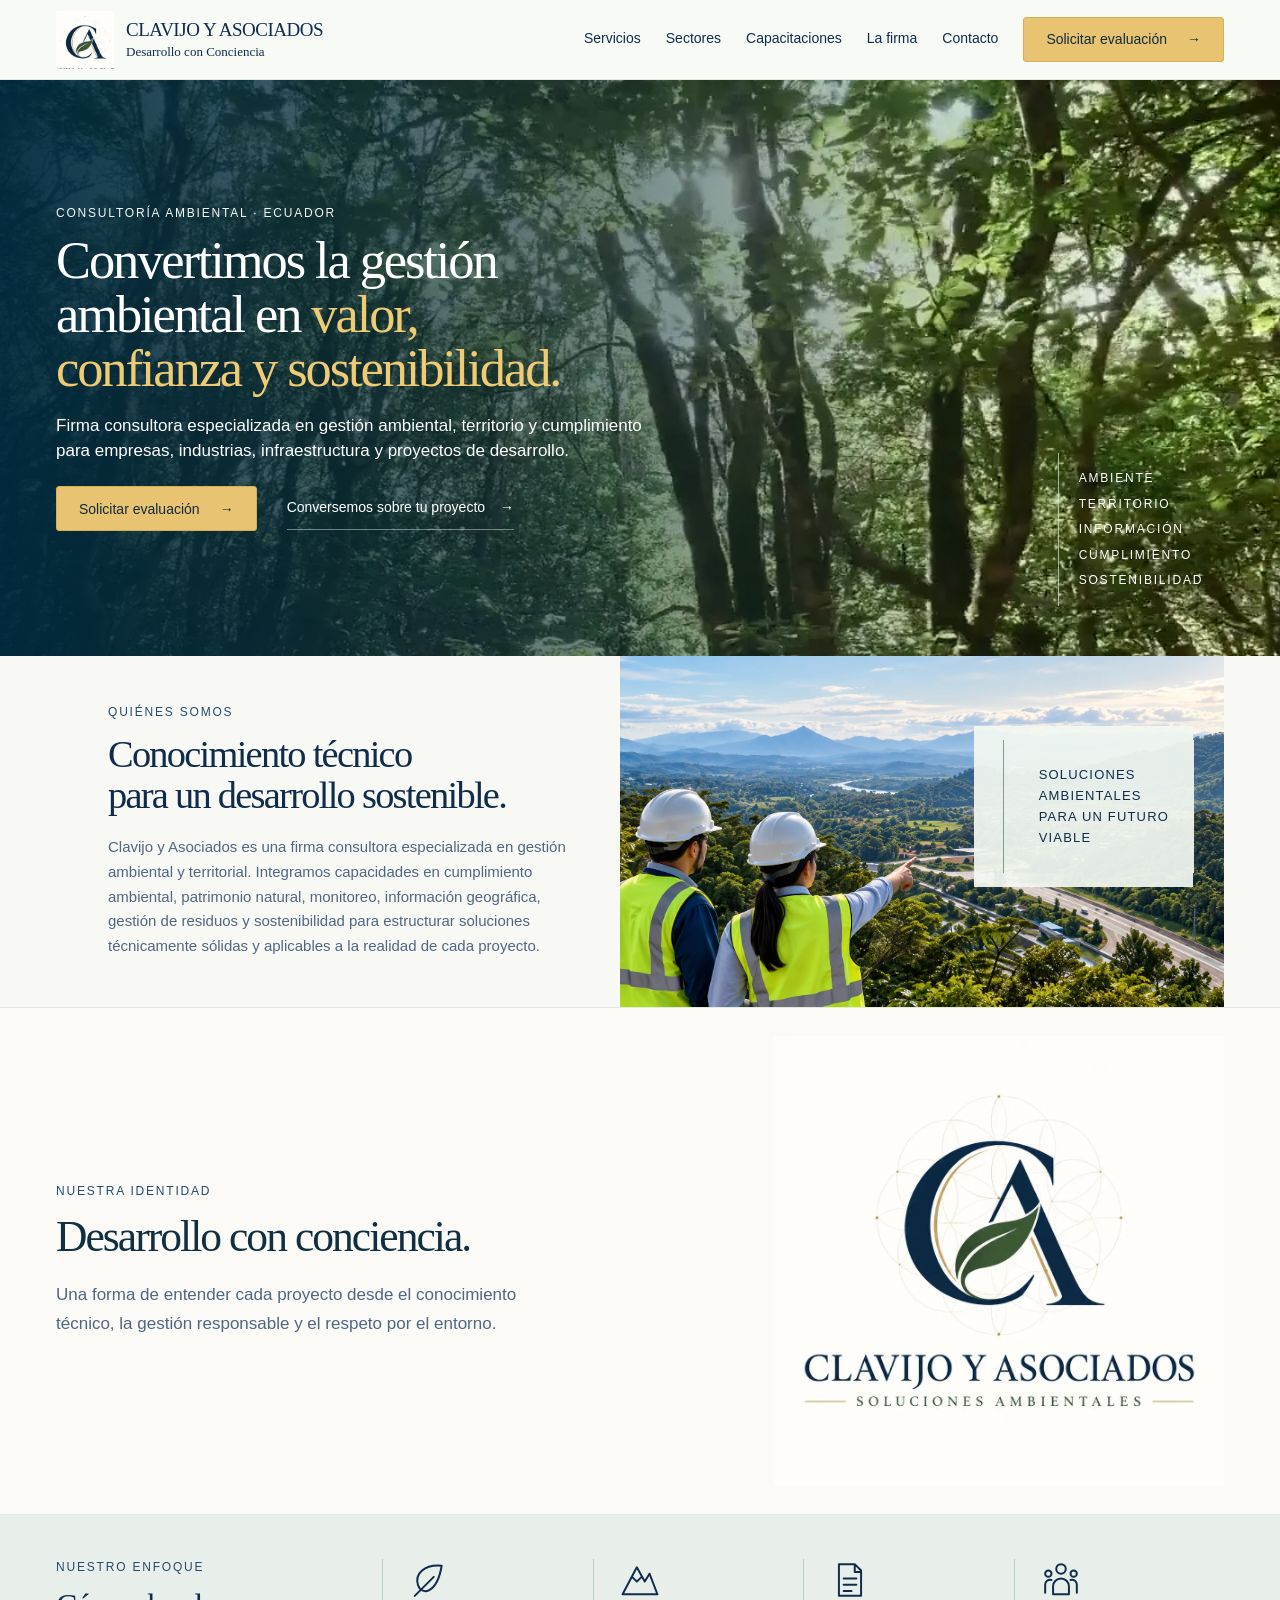
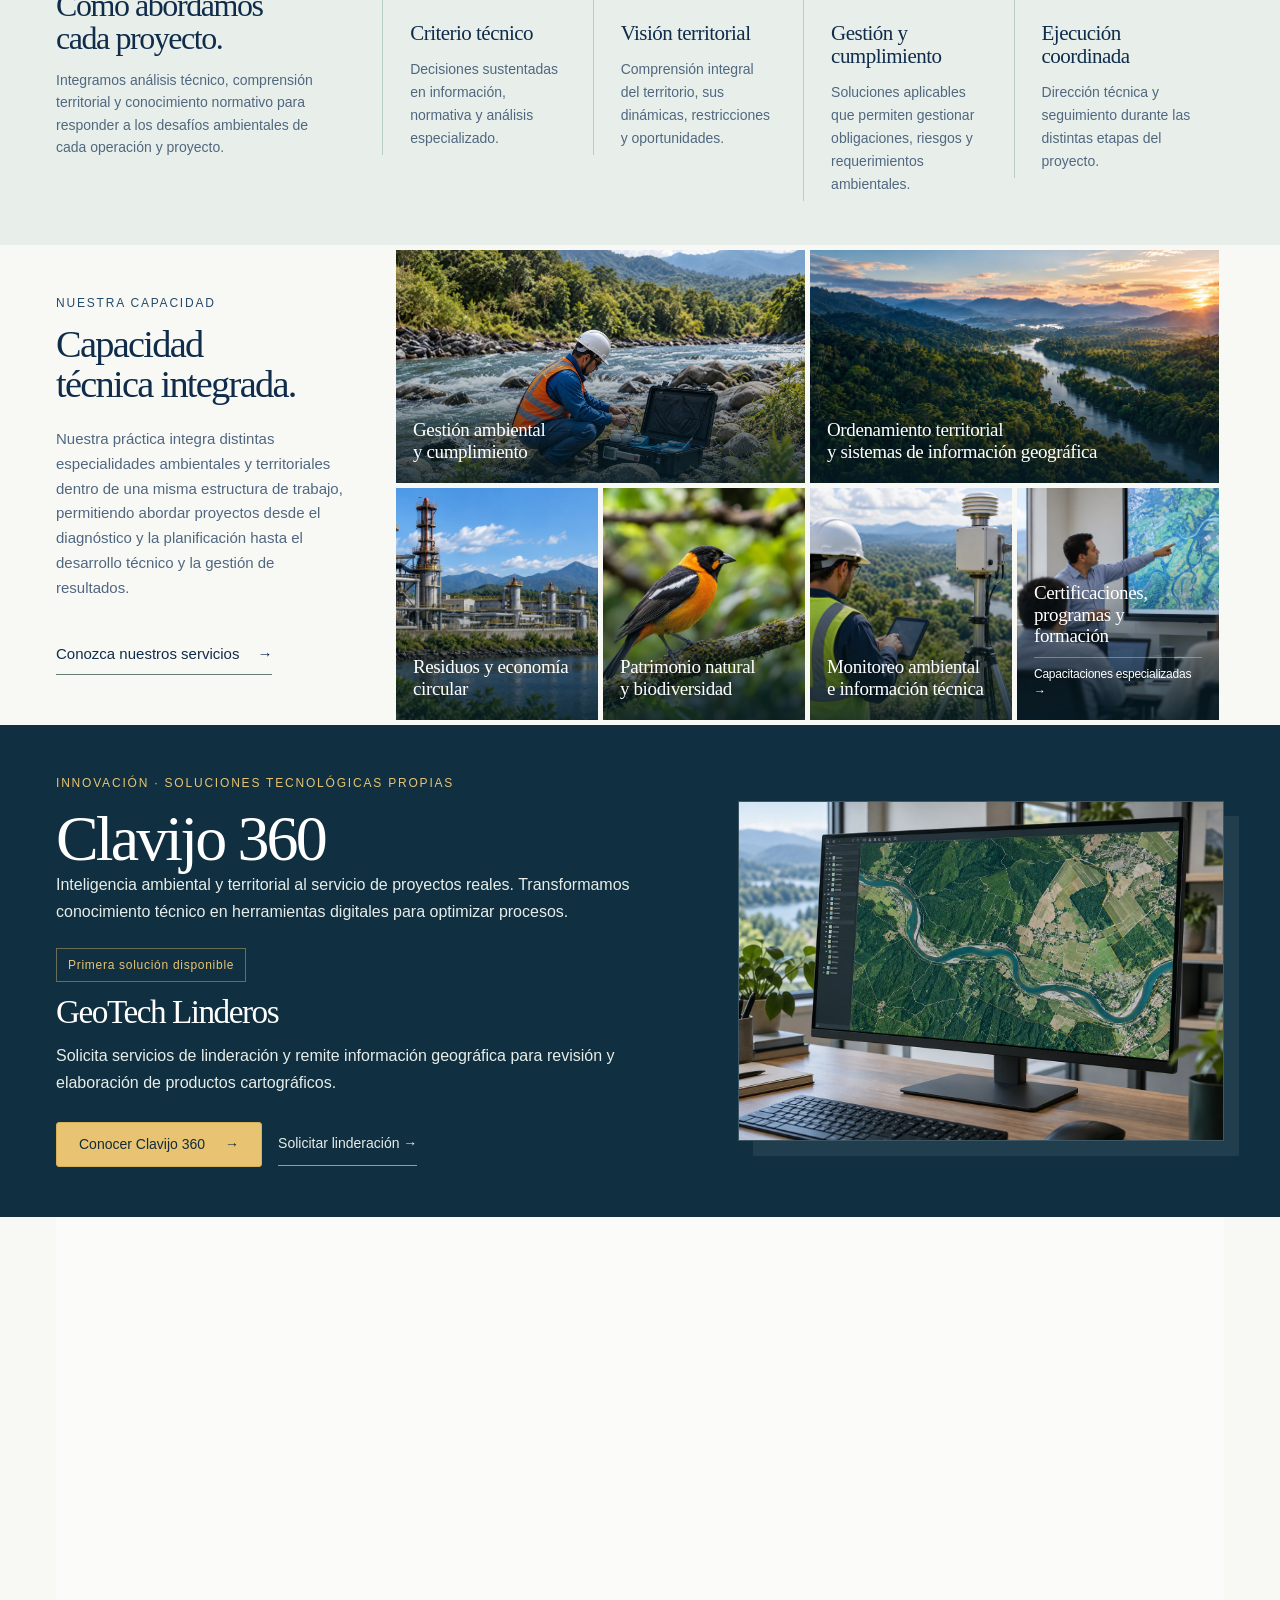
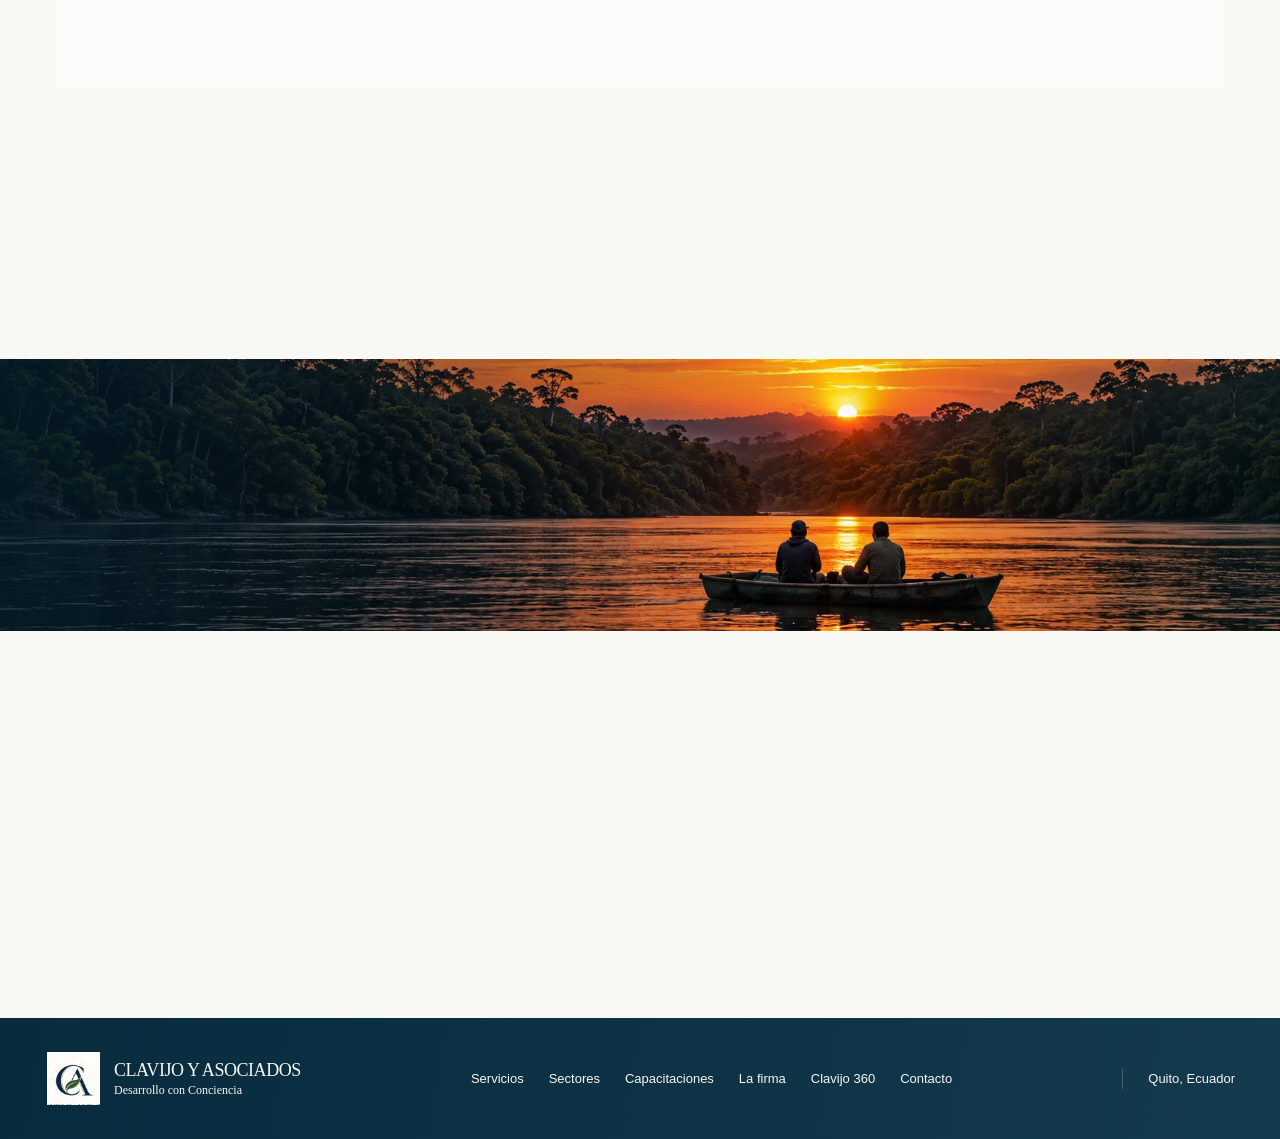
<file: index.html>
<!doctype html>
<html lang="es">
<head>
<meta charset="utf-8">
<meta name="viewport" content="width=device-width,initial-scale=1">
<link rel="canonical" href="https://clavijo-asociados.github.io/ca_solucionesambientales.github.io/">
<meta property="og:url" content="https://clavijo-asociados.github.io/ca_solucionesambientales.github.io/">
<title>Consultora ambiental en Quito | Clavijo y Asociados</title>
<meta name="description" content="Consultoría ambiental en Quito y Ecuador: regularización, patrimonio natural, bosques protectores, planes de manejo, SIG y tecnología geoespacial.">

<meta name="theme-color" content="#102f40">
<meta property="og:title" content="Consultora ambiental en Quito | Clavijo y Asociados">
<meta property="og:description" content="Consultoría ambiental en Quito y Ecuador: regularización, patrimonio natural, bosques protectores, planes de manejo, SIG y tecnología geoespacial.">
<meta property="og:type" content="website">
<meta property="og:locale" content="es_EC">
<meta property="og:image" content="https://clavijo-asociados.github.io/ca_solucionesambientales.github.io/assets/images/social.jpg">
<link rel="icon" href="assets/images/favicon-ca.png">
<link rel="stylesheet" href="assets/css/styles.css?v=20261006">
<link rel="stylesheet" href="assets/css/clavijo360.css?v=20261123">
<script src="assets/js/main.js" defer>
</script>
<script type="application/ld+json">{"@context": "https://schema.org", "@type": "Organization", "name": "Clavijo y Asociados", "slogan": "Desarrollo con Conciencia", "email": "ambiental.cya@gmail.com", "telephone": "+593988125641", "address": {"@type": "PostalAddress", "addressLocality": "Quito", "addressCountry": "EC"}, "areaServed": "Ecuador"}</script>
</head>
<body>
<a class="skip" href="#contenido">Saltar al contenido</a>
<header class="site-header">
<div class="header-inner">
<a class="brand" href="index.html" aria-label="Clavijo y Asociados, inicio">
<img class="brand-logo" src="assets/images/logo-simbolo.webp" width="62" height="62" alt="">
<span>
<strong>CLAVIJO Y ASOCIADOS</strong>
<small>Desarrollo con Conciencia</small>
</span>
</a>
<button class="menu-toggle" type="button" aria-expanded="false" aria-controls="navigation" aria-label="Abrir menú">
<span>
</span>
<span>
</span>
<span>
</span>
</button>
<nav id="navigation" aria-label="Navegación principal">
<a href="servicios/">Servicios</a>
<a href="index.html#sectores">Sectores</a>
<a href="servicios/capacitaciones/">Capacitaciones</a>
<a href="index.html#firma">La firma</a>
<a href="#contacto">Contacto</a>
<a class="button gold" href="#contacto">Solicitar evaluación <span aria-hidden="true">→</span>
</a>
</nav>
</div>
</header>
<main id="contenido">
<section class="hero" id="inicio">
<img class="hero-background" src="assets/images/bosque-portada.webp" alt="" width="1120" height="630" fetchpriority="high">
<video class="hero-video" autoplay muted loop playsinline preload="metadata" poster="assets/images/bosque-portada.webp" aria-hidden="true">
<source src="assets/video/bosque-portada.mp4" type="video/mp4">
</video>
<div class="container hero-content reveal">
<p class="eyebrow light">Consultoría ambiental · Ecuador</p>
<h1>Convertimos la gestión<br class="desktop-break"> ambiental en <span>valor,<br class="desktop-break"> confianza y sostenibilidad.</span>
</h1>
<p class="hero-description">Firma consultora especializada en gestión ambiental, territorio y cumplimiento para empresas, industrias, infraestructura y proyectos de desarrollo.</p>
<div class="hero-actions">
<a class="button gold" href="#contacto">Solicitar evaluación <span aria-hidden="true">→</span>
</a>
<a class="hero-secondary" href="#contacto">Conversemos sobre tu proyecto <span aria-hidden="true">→</span>
</a>
</div>
</div>
<div class="hero-concepts" aria-label="Ámbitos de nuestra práctica">
<span>Ambiente</span>
<span>Territorio</span>
<span>Información</span>
<span>Cumplimiento</span>
<span>Sostenibilidad</span>
</div>
<button class="hero-motion-control" type="button" data-hero-motion hidden aria-pressed="false">
<span class="hero-motion-symbol" aria-hidden="true">Ⅱ</span>
<span data-hero-motion-label>Pausar video</span>
</button>
</section>
<section class="firm" id="firma">
<div class="firm-copy reveal">
<p class="eyebrow">Quiénes somos</p>
<h2>Conocimiento técnico<br>para un desarrollo sostenible.</h2>
<p>Clavijo y Asociados es una firma consultora especializada en gestión ambiental y territorial. Integramos capacidades en cumplimiento ambiental, patrimonio natural, monitoreo, información geográfica, gestión de residuos y sostenibilidad para estructurar soluciones técnicamente sólidas y aplicables a la realidad de cada proyecto.</p>
</div>
<div class="firm-photo">
<img class="" src="assets/images/firm-field.webp" width="1440" height="960" loading="lazy" alt="Imagen ilustrativa. Inspección territorial con infraestructura y bosque en el entorno.">
<p class="firm-photo-note">Soluciones<br>ambientales<br>para un futuro<br>viable</p>
</div>
</section>
<section class="brand-identity" aria-labelledby="brand-identity-title">
<div class="brand-identity-inner container">
<div class="brand-identity-copy reveal">
<p class="eyebrow">Nuestra identidad</p>
<h2 id="brand-identity-title">Desarrollo con conciencia.</h2>
<p>Una forma de entender cada proyecto desde el conocimiento técnico, la gestión responsable y el respeto por el entorno.</p>
</div>
<img class="brand-identity-art" src="assets/images/logo-completo.webp" width="1000" height="1000" loading="lazy" alt="Clavijo y Asociados, Soluciones Ambientales: monograma CA con una hoja verde y detalles dorados.">
</div>
</section>
<section class="approach" id="enfoque">
<div class="approach-heading reveal">
<p class="eyebrow">Nuestro enfoque</p>
<h2>Cómo abordamos<br>cada proyecto.</h2>
<p>Integramos análisis técnico, comprensión territorial y conocimiento normativo para responder a los desafíos ambientales de cada operación y proyecto.</p>
</div>
<article class="pillar reveal">
<svg class="icon" viewBox="0 0 24 24" fill="none" stroke="currentColor" stroke-width="1.25" stroke-linecap="round" stroke-linejoin="round" aria-hidden="true">
<path d="M20 3C9 2 3 8 5 15c2 7 12 6 15-12Z"/>
<path d="M3 22 15 10"/>
</svg>
<h3>Criterio técnico</h3>
<p>Decisiones sustentadas en información, normativa y análisis especializado.</p>
</article>
<article class="pillar reveal">
<svg class="icon" viewBox="0 0 24 24" fill="none" stroke="currentColor" stroke-width="1.25" stroke-linecap="round" stroke-linejoin="round" aria-hidden="true">
<path d="m1 21 9-17 5 9 3-5 5 13ZM7 10l3 3 3-3"/>
</svg>
<h3>Visión territorial</h3>
<p>Comprensión integral del territorio, sus dinámicas, restricciones y oportunidades.</p>
</article>
<article class="pillar reveal">
<svg class="icon" viewBox="0 0 24 24" fill="none" stroke="currentColor" stroke-width="1.25" stroke-linecap="round" stroke-linejoin="round" aria-hidden="true">
<path d="M5 2h10l4 4v16H5ZM15 2v5h4M8 11h8M8 15h8M8 19h5"/>
</svg>
<h3>Gestión y cumplimiento</h3>
<p>Soluciones aplicables que permiten gestionar obligaciones, riesgos y requerimientos ambientales.</p>
</article>
<article class="pillar reveal">
<svg class="icon" viewBox="0 0 24 24" fill="none" stroke="currentColor" stroke-width="1.25" stroke-linecap="round" stroke-linejoin="round" aria-hidden="true">
<circle cx="12" cy="5" r="3"/>
<circle cx="4" cy="8" r="2"/>
<circle cx="20" cy="8" r="2"/>
<path d="M7 21v-5a5 5 0 0 1 10 0v5ZM2 20v-5a3 3 0 0 1 4-3M22 20v-5a3 3 0 0 0-4-3"/>
</svg>
<h3>Ejecución coordinada</h3>
<p>Dirección técnica y seguimiento durante las distintas etapas del proyecto.</p>
</article>
</section>
<section class="capacity" id="servicios">
<div class="capacity-heading reveal">
<p class="eyebrow">Nuestra capacidad</p>
<h2>Capacidad<br> técnica integrada.</h2>
<p>Nuestra práctica integra distintas especialidades ambientales y territoriales dentro de una misma estructura de trabajo, permitiendo abordar proyectos desde el diagnóstico y la planificación hasta el desarrollo técnico y la gestión de resultados.</p>
<a class="text-link" href="servicios/">Conozca nuestros servicios <span aria-hidden="true">→</span>
</a>
</div>
<div class="capacity-grid">
<article class="capacity-tile reveal">
<img class="" src="assets/images/field-water.webp" width="1440" height="960" loading="lazy" alt="Imagen ilustrativa. Técnico evaluando condiciones junto a un río.">
<div class="tile-overlay">
<a href="servicios/regularizacion/">Gestión ambiental<br>y cumplimiento <span aria-hidden="true">→</span>
</a>
</div>
</article>
<article class="capacity-tile reveal">
<img class="" src="assets/images/home-territory.webp" width="1440" height="960" loading="lazy" alt="Imagen ilustrativa. Vista territorial de bosque y río.">
<div class="tile-overlay">
<a href="servicios/sig/">Ordenamiento territorial<br>y sistemas de información geográfica <span aria-hidden="true">→</span>
</a>
</div>
</article>
<article class="capacity-tile reveal">
<img class="" src="assets/images/industrial-operation.webp" width="1440" height="960" loading="lazy" alt="Imagen ilustrativa. Infraestructura industrial junto a un cuerpo de agua.">
<div class="tile-overlay">
<a href="servicios/residuos/">Residuos y economía<br>circular <span aria-hidden="true">→</span>
</a>
</div>
</article>
<article class="capacity-tile reveal">
<img class="" src="assets/images/natural-heritage.webp" width="1440" height="960" loading="lazy" alt="Imagen ilustrativa. Ave en un entorno de bosque.">
<div class="tile-overlay">
<a href="servicios/patrimonio/">Patrimonio natural<br>y biodiversidad <span aria-hidden="true">→</span>
</a>
</div>
</article>
<article class="capacity-tile reveal">
<img class="" src="assets/images/field-monitoring.webp" width="1440" height="960" loading="lazy" alt="Imagen ilustrativa. Inspección de equipos de monitoreo en campo.">
<div class="tile-overlay">
<a href="servicios/monitoreos/">Monitoreo ambiental<br>e información técnica <span aria-hidden="true">→</span>
</a>
</div>
</article>
<article class="capacity-tile reveal">
<img class="" src="assets/images/technical-training.webp" width="1440" height="960" loading="lazy" alt="Imagen ilustrativa. Sesión técnica con cartografía en pantalla.">
<div class="tile-overlay">
<a href="servicios/certificaciones/">Certificaciones,<br>programas y formación <span aria-hidden="true">→</span>
</a>
<a class="tile-training-link" href="servicios/capacitaciones/">Capacitaciones especializadas →</a>
</div>
</article>
</div>
</section>
<section class="c360-home" id="clavijo360" aria-labelledby="titulo-clavijo360"><div class="container c360-home-inner"><div class="reveal"><p class="eyebrow">Innovación · Soluciones tecnológicas propias</p><h2 id="titulo-clavijo360">Clavijo 360</h2><p>Inteligencia ambiental y territorial al servicio de proyectos reales. Transformamos conocimiento técnico en herramientas digitales para optimizar procesos.</p><span class="c360-home-kicker">Primera solución disponible</span><h3>GeoTech Linderos</h3><p>Solicita servicios de linderación y remite información geográfica para revisión y elaboración de productos cartográficos.</p><div class="c360-home-actions"><a class="button gold" href="soluciones-tecnologicas/">Conocer Clavijo 360 <span aria-hidden="true">→</span></a><a class="c360-text-link" href="https://geotech-portal.ambiental-cya.workers.dev/#solicitar" rel="noopener noreferrer">Solicitar linderación →</a></div></div><figure class="reveal"><img src="assets/images/sig.webp" width="1200" height="800" loading="lazy" alt="Cartografía y sistemas de información geográfica asociados a GeoTech."></figure></div></section><section class="sectors" id="sectores">
<div class="sectors-heading reveal">
<p class="eyebrow light">Una práctica aplicable</p>
<h2>A distintos sectores.</h2>
<p>Las necesidades ambientales varían según el territorio, la operación y el marco regulatorio. Nuestra metodología permite estructurar respuestas técnicas acordes con las particularidades de cada actividad y proyecto.</p>
</div>
<article class="sector reveal">
<svg class="icon" viewBox="0 0 24 24" fill="none" stroke="currentColor" stroke-width="1.25" stroke-linecap="round" stroke-linejoin="round" aria-hidden="true">
<path d="m10 2 4 0 1 3 3-1 2 3-1 3 3 1v3l-3 1 1 3-3 2-3-1-1 3h-3l-1-3-3 1-2-3 1-3-3-1v-3l3-1-1-3 3-2 3 1Z"/>
<circle cx="12" cy="12" r="4"/>
</svg>
<h3>Industria</h3>
<p>Gestión ambiental, cumplimiento y desempeño operativo.</p>
</article>
<article class="sector reveal">
<svg class="icon" viewBox="0 0 24 24" fill="none" stroke="currentColor" stroke-width="1.25" stroke-linecap="round" stroke-linejoin="round" aria-hidden="true">
<path d="M3 22V5h18L3 2v3M3 5l8-3M3 5l8 5M11 2v20M3 22h11M11 10H2M20 5v9h-3M2 12l9 5-8 5"/>
</svg>
<h3>Infraestructura</h3>
<p>Evaluación, planificación y gestión de impactos.</p>
</article>
<article class="sector reveal">
<svg class="icon" viewBox="0 0 24 24" fill="none" stroke="currentColor" stroke-width="1.25" stroke-linecap="round" stroke-linejoin="round" aria-hidden="true">
<path d="M2 22h21M5 21V12h4v9M11 21V7h4v14M17 21V2h4v19"/>
</svg>
<h3>Actividades<br>productivas</h3>
<p>Gestión responsable del territorio y los recursos.</p>
</article>
<article class="sector reveal">
<svg class="icon" viewBox="0 0 24 24" fill="none" stroke="currentColor" stroke-width="1.25" stroke-linecap="round" stroke-linejoin="round" aria-hidden="true">
<path d="M20 3C9 2 3 8 5 15c2 7 12 6 15-12Z"/>
<path d="M3 22 15 10"/>
</svg>
<h3>Patrimonio natural</h3>
<p>Conservación, manejo y planificación.</p>
</article>
<article class="sector reveal">
<svg class="icon" viewBox="0 0 24 24" fill="none" stroke="currentColor" stroke-width="1.25" stroke-linecap="round" stroke-linejoin="round" aria-hidden="true">
<circle cx="12" cy="5" r="3"/>
<circle cx="4" cy="8" r="2"/>
<circle cx="20" cy="8" r="2"/>
<path d="M7 21v-5a5 5 0 0 1 10 0v5ZM2 20v-5a3 3 0 0 1 4-3M22 20v-5a3 3 0 0 0-4-3"/>
</svg>
<h3>Organizaciones<br>y territorio</h3>
<p>Gestión ambiental, planificación y fortalecimiento institucional.</p>
</article>
</section>
<section class="process">
<div class="process-heading reveal">
<p class="eyebrow">Nuestro proceso</p>
<h2>Del análisis a la solución.</h2>
<p>Aplicamos una metodología clara y flexible, que se adapta a las necesidades de cada proyecto y sector.</p>
</div>
<ol class="process-steps">
<li class="reveal">
<div class="step-line">
<span>01</span>
<b aria-hidden="true">›</b>
</div>
<h3>Diagnóstico</h3>
<p>Comprendemos el proyecto, su contexto y sus requerimientos.</p>
</li>
<li class="reveal">
<div class="step-line">
<span>02</span>
<b aria-hidden="true">›</b>
</div>
<h3>Alcance</h3>
<p>Definimos actividades, metodología, entregables y planificación.</p>
</li>
<li class="reveal">
<div class="step-line">
<span>03</span>
<b aria-hidden="true">›</b>
</div>
<h3>Desarrollo</h3>
<p>Ejecutamos los componentes técnicos y gestionamos su seguimiento.</p>
</li>
<li class="reveal">
<div class="step-line">
<span>04</span>
</div>
<h3>Entrega</h3>
<p>Consolidamos resultados, productos técnicos y documentación final.</p>
</li>
</ol>
</section>
<section class="vision" id="vision">
<img class="vision-background" src="assets/images/vision-river.webp" width="1920" height="1080" loading="lazy" alt="Imagen ilustrativa de un río y bosque al atardecer.">
<div class="container vision-content">
<div class="reveal">
<p class="eyebrow light">Nuestra visión</p>
<h2>Desarrollo con conciencia.</h2>
<p>Entendemos las relaciones entre territorio, actividad productiva y patrimonio natural para construir soluciones que hagan posible un desarrollo técnicamente sustentado y ambientalmente responsable.</p>
<a class="button gold" href="#contacto">Conversemos sobre tu proyecto <span aria-hidden="true">→</span>
</a>
</div>
</div>
</section>
<section class="contact" id="contacto">
<div class="contact-grid container">
<div class="contact-heading reveal">
<p class="eyebrow">Contáctanos</p>
<h2>Cuéntanos qué<br>necesitas resolver.</h2>
</div>
<div class="contact-data reveal">
<p>
<svg class="icon" viewBox="0 0 24 24" fill="none" stroke="currentColor" stroke-width="1.25" stroke-linecap="round" stroke-linejoin="round" aria-hidden="true">
<rect x="2" y="4" width="20" height="16" rx="1"/>
<path d="m2 5 10 9L22 5"/>
</svg>
<a href="mailto:ambiental.cya@gmail.com">ambiental.cya@gmail.com</a>
</p>
<p>
<svg class="icon" viewBox="0 0 24 24" fill="none" stroke="currentColor" stroke-width="1.25" stroke-linecap="round" stroke-linejoin="round" aria-hidden="true">
<path d="M6 3H3c-2 8 10 20 18 18v-4l-5-2-2 3c-4-2-6-4-8-8l3-2Z"/>
</svg>
<a href="https://wa.me/593988125641" target="_blank" rel="noopener noreferrer">+593 98 812 5641</a>
</p>
<p>
<svg class="icon" viewBox="0 0 24 24" fill="none" stroke="currentColor" stroke-width="1.25" stroke-linecap="round" stroke-linejoin="round" aria-hidden="true">
<path d="M12 22S4 14 4 9a8 8 0 1 1 16 0c0 5-8 13-8 13Z"/>
<circle cx="12" cy="9" r="3"/>
</svg>
<span>Quito, Ecuador</span>
</p>
</div>
<form id="contact-form" class="contact-form reveal">
<div class="form-fields">
<div class="form-row">
<div>
<label for="nombre">Nombre *</label>
<input id="nombre" name="nombre" autocomplete="name" placeholder="Nombre" required maxlength="100">
</div>
<div>
<label for="empresa">Empresa</label>
<input id="empresa" name="empresa" autocomplete="organization" placeholder="Empresa" maxlength="150">
</div>
</div>
<div class="form-row">
<div>
<label for="email">Correo *</label>
<input id="email" name="email" type="email" autocomplete="email" placeholder="Correo" required maxlength="150">
</div>
<div>
<label for="servicio">Servicio de interés *</label>
<select id="servicio" name="servicio" required>
<option value="">Servicio de interés</option>
<option>Regularización y Cumplimiento Ambiental</option>
<option>Patrimonio Natural y Biodiversidad</option>
<option>Gestión Integral de Residuos Peligrosos</option>
<option>Certificaciones y Programas</option>
<option>Monitoreos Ambientales</option>
<option>Sistemas de Información Geográfica</option>
<option>Capacitaciones Especializadas</option>
<option>Planes de manejo de Bosques y Vegetación Protectores</option><option>Declaratoria de Bosques y Vegetación Protectores</option><option>Adjudicación de tierras en BVP</option><option>GeoTech Linderos</option><option>Necesito orientación</option>
</select>
</div>
</div>
<label for="mensaje">Mensaje *</label>
<textarea id="mensaje" name="mensaje" placeholder="Mensaje" rows="3" required minlength="10" maxlength="2000">
</textarea>
</div>
<div class="form-actions">
<button type="submit" class="button gold" disabled aria-describedby="form-explanation">Enviar mensaje <span aria-hidden="true">→</span>
</button>
<a class="whatsapp-link" href="https://wa.me/593988125641" target="_blank" rel="noopener noreferrer">O conversemos por WhatsApp <span aria-hidden="true">→</span>
</a>
</div>
<p class="form-explanation" id="form-explanation">Se abrirá tu aplicación de correo para revisar y enviar la consulta. * Campos obligatorios.</p>
<p id="form-status" role="status" aria-live="polite">
</p>
<a id="email-fallback" class="text-link" hidden>Abrir la consulta en mi aplicación de correo <span aria-hidden="true">→</span>
</a>
<noscript>
<p>Escríbenos directamente a <a href="mailto:ambiental.cya@gmail.com">ambiental.cya@gmail.com</a> o por WhatsApp.</p>
</noscript>
</form>
</div>
</section>
</main>
<footer class="site-footer">
<div class="footer-inner">
<a class="brand" href="index.html">
<img class="brand-logo" src="assets/images/logo-simbolo.webp" width="62" height="62" alt="">
<span>
<strong>CLAVIJO Y ASOCIADOS</strong>
<small>Desarrollo con Conciencia</small>
</span>
</a>
<nav aria-label="Navegación al pie">
<a href="servicios/">Servicios</a>
<a href="index.html#sectores">Sectores</a>
<a href="servicios/capacitaciones/">Capacitaciones</a>
<a href="index.html#firma">La firma</a>
<a href="soluciones-tecnologicas/">Clavijo 360</a><a href="#contacto">Contacto</a>
</nav>
<p>Quito, Ecuador</p>
</div>
</footer>
</body>
</html>
</file>
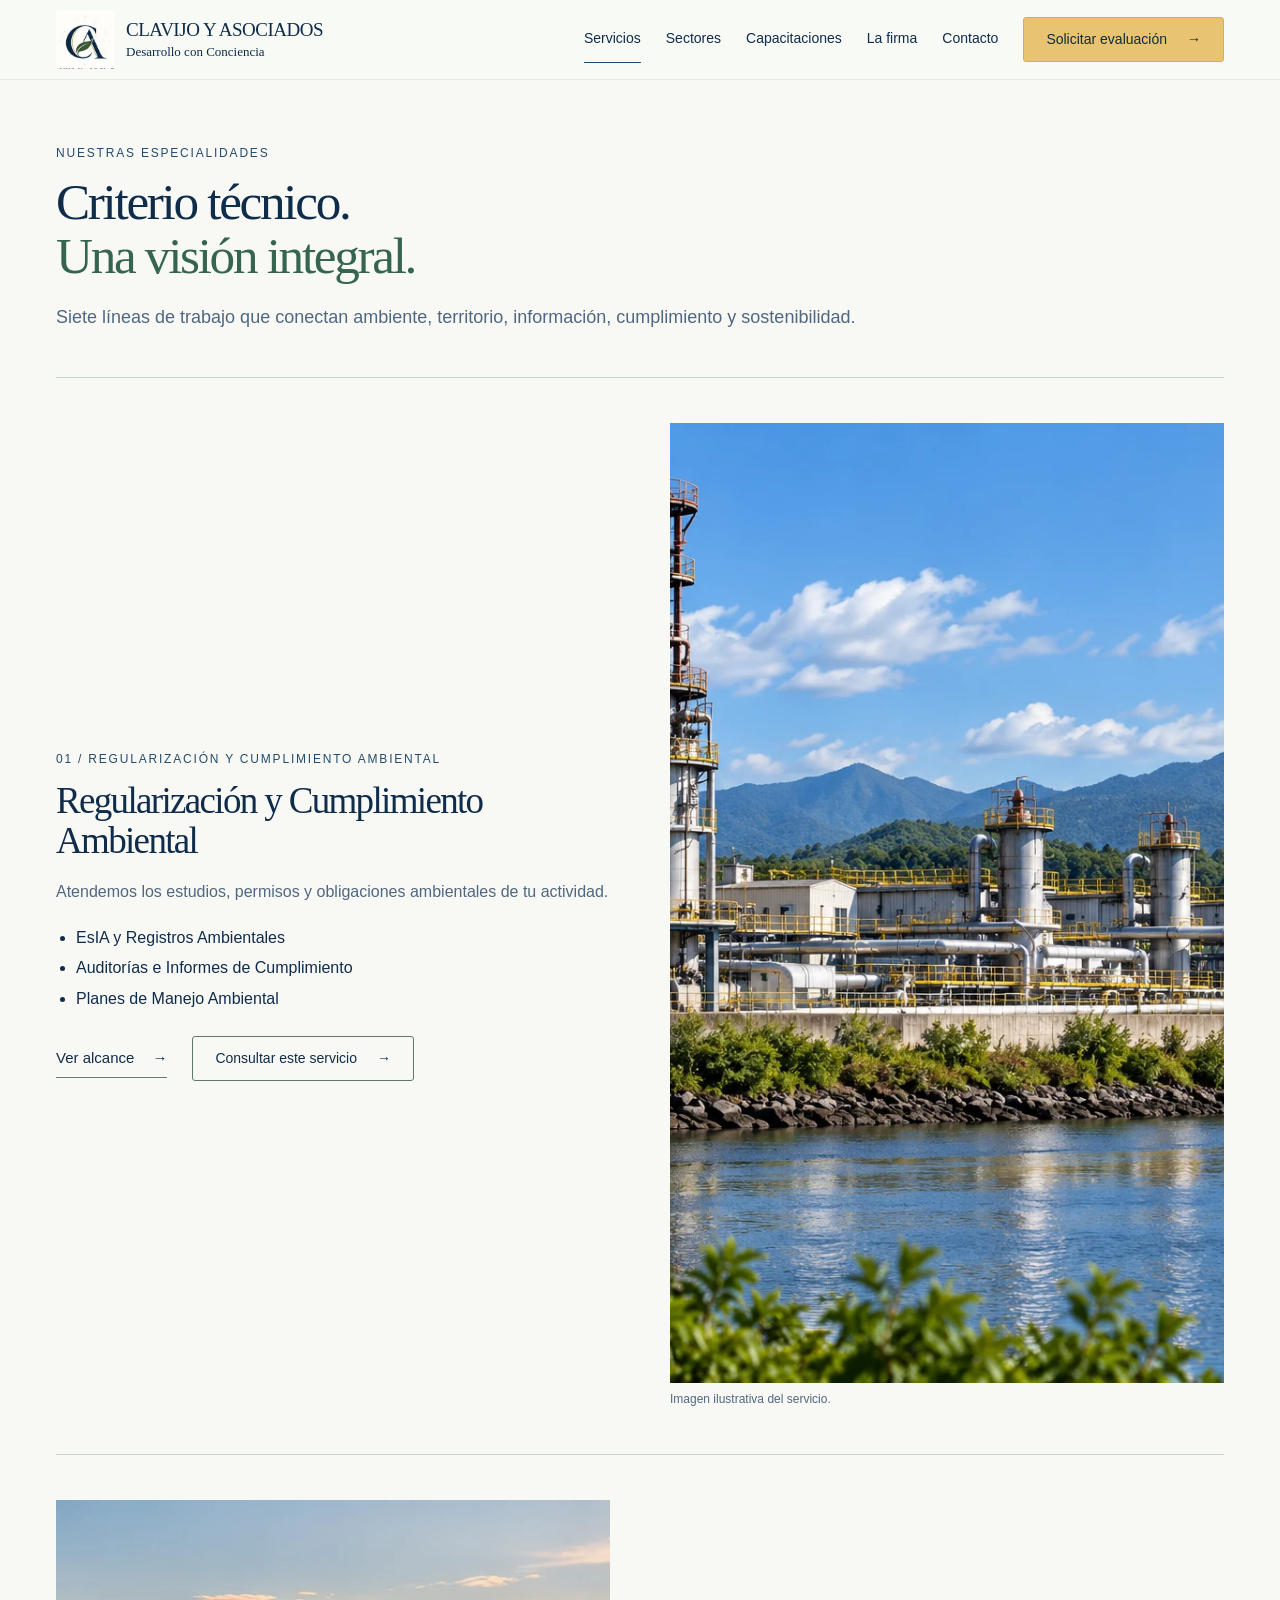
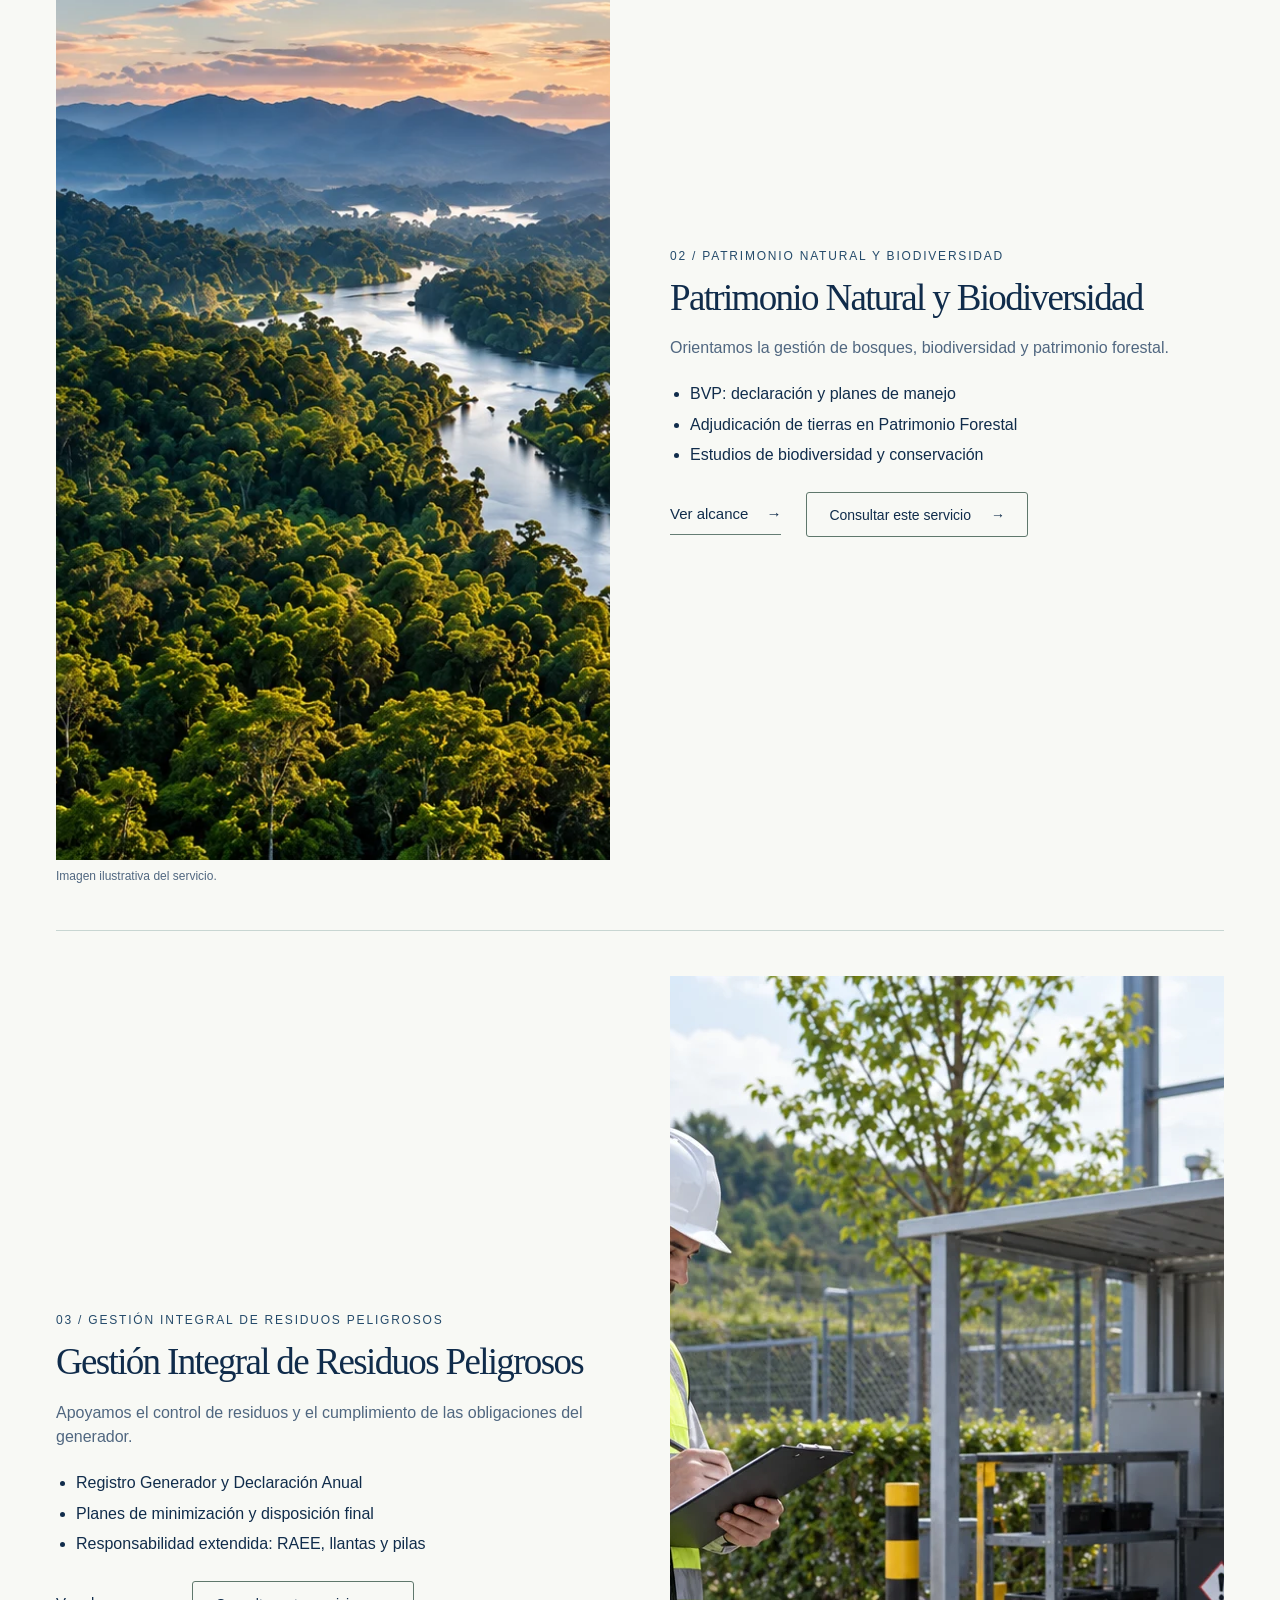
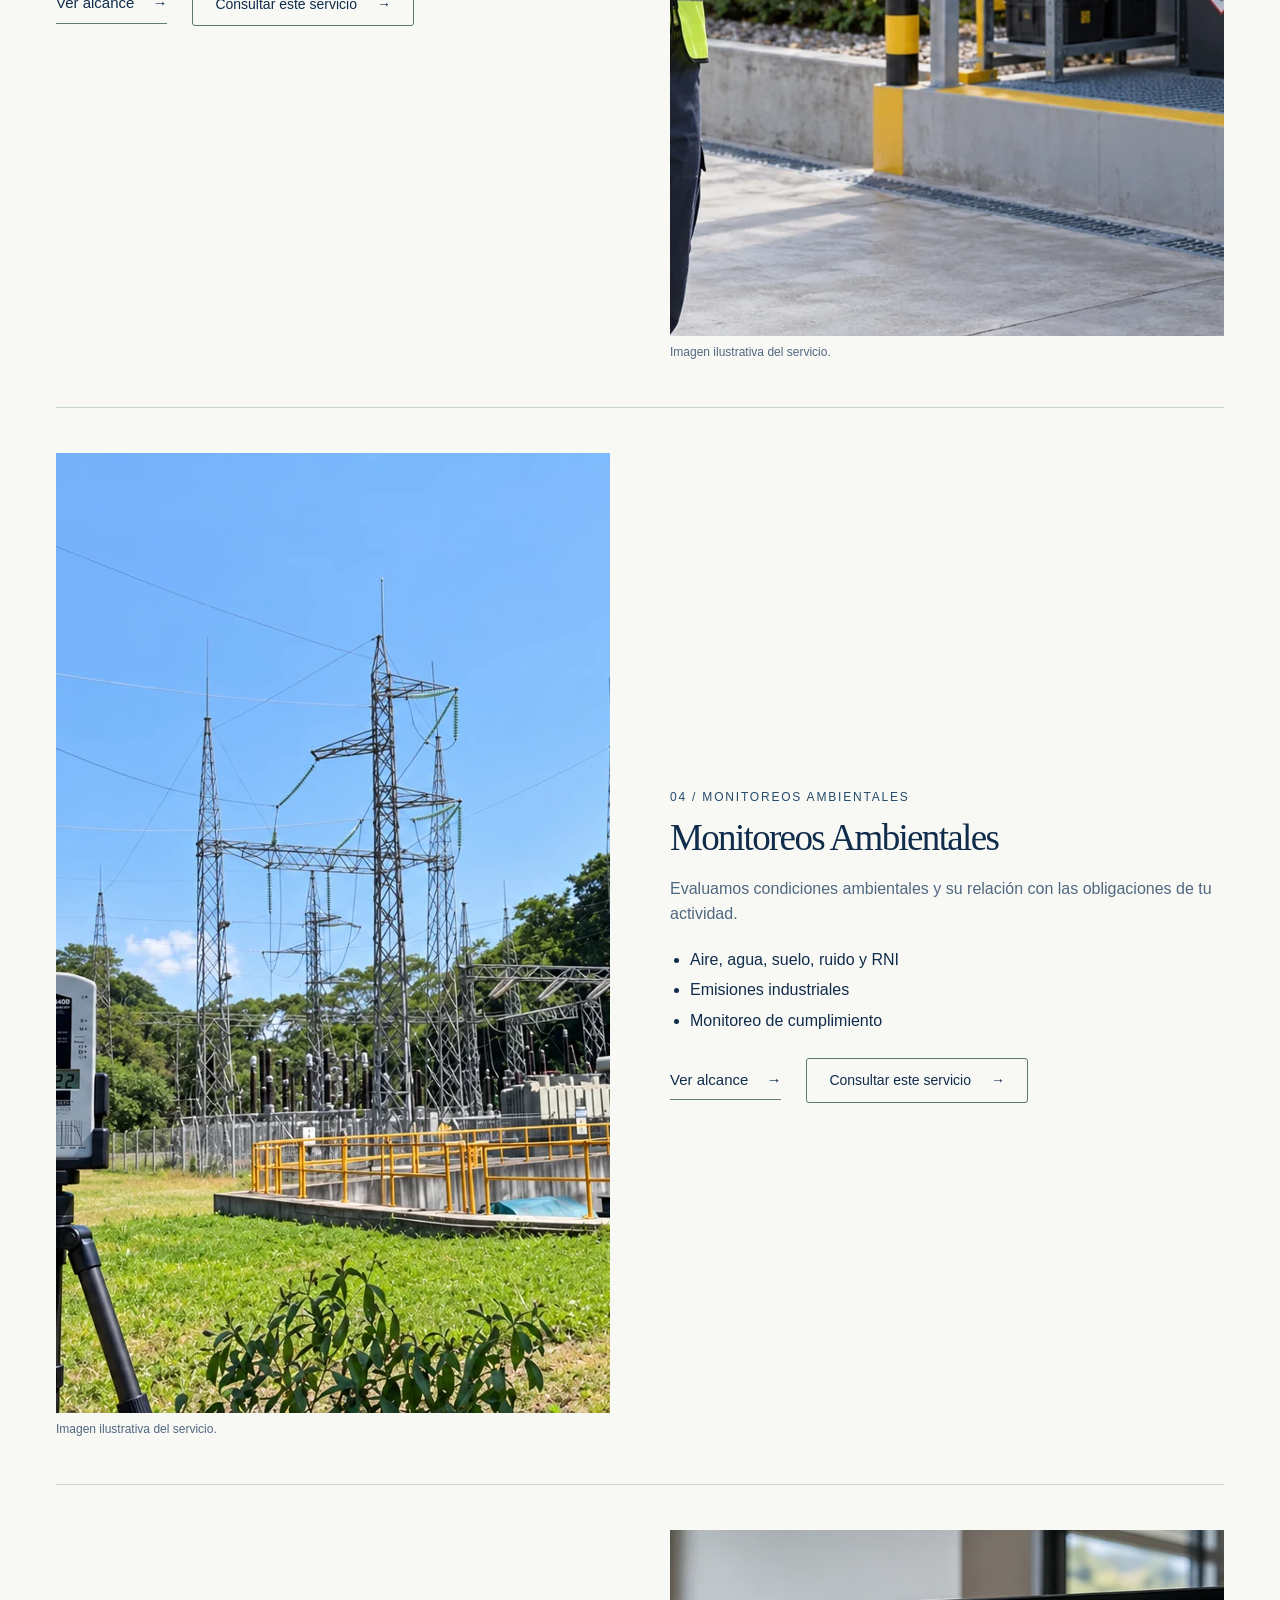
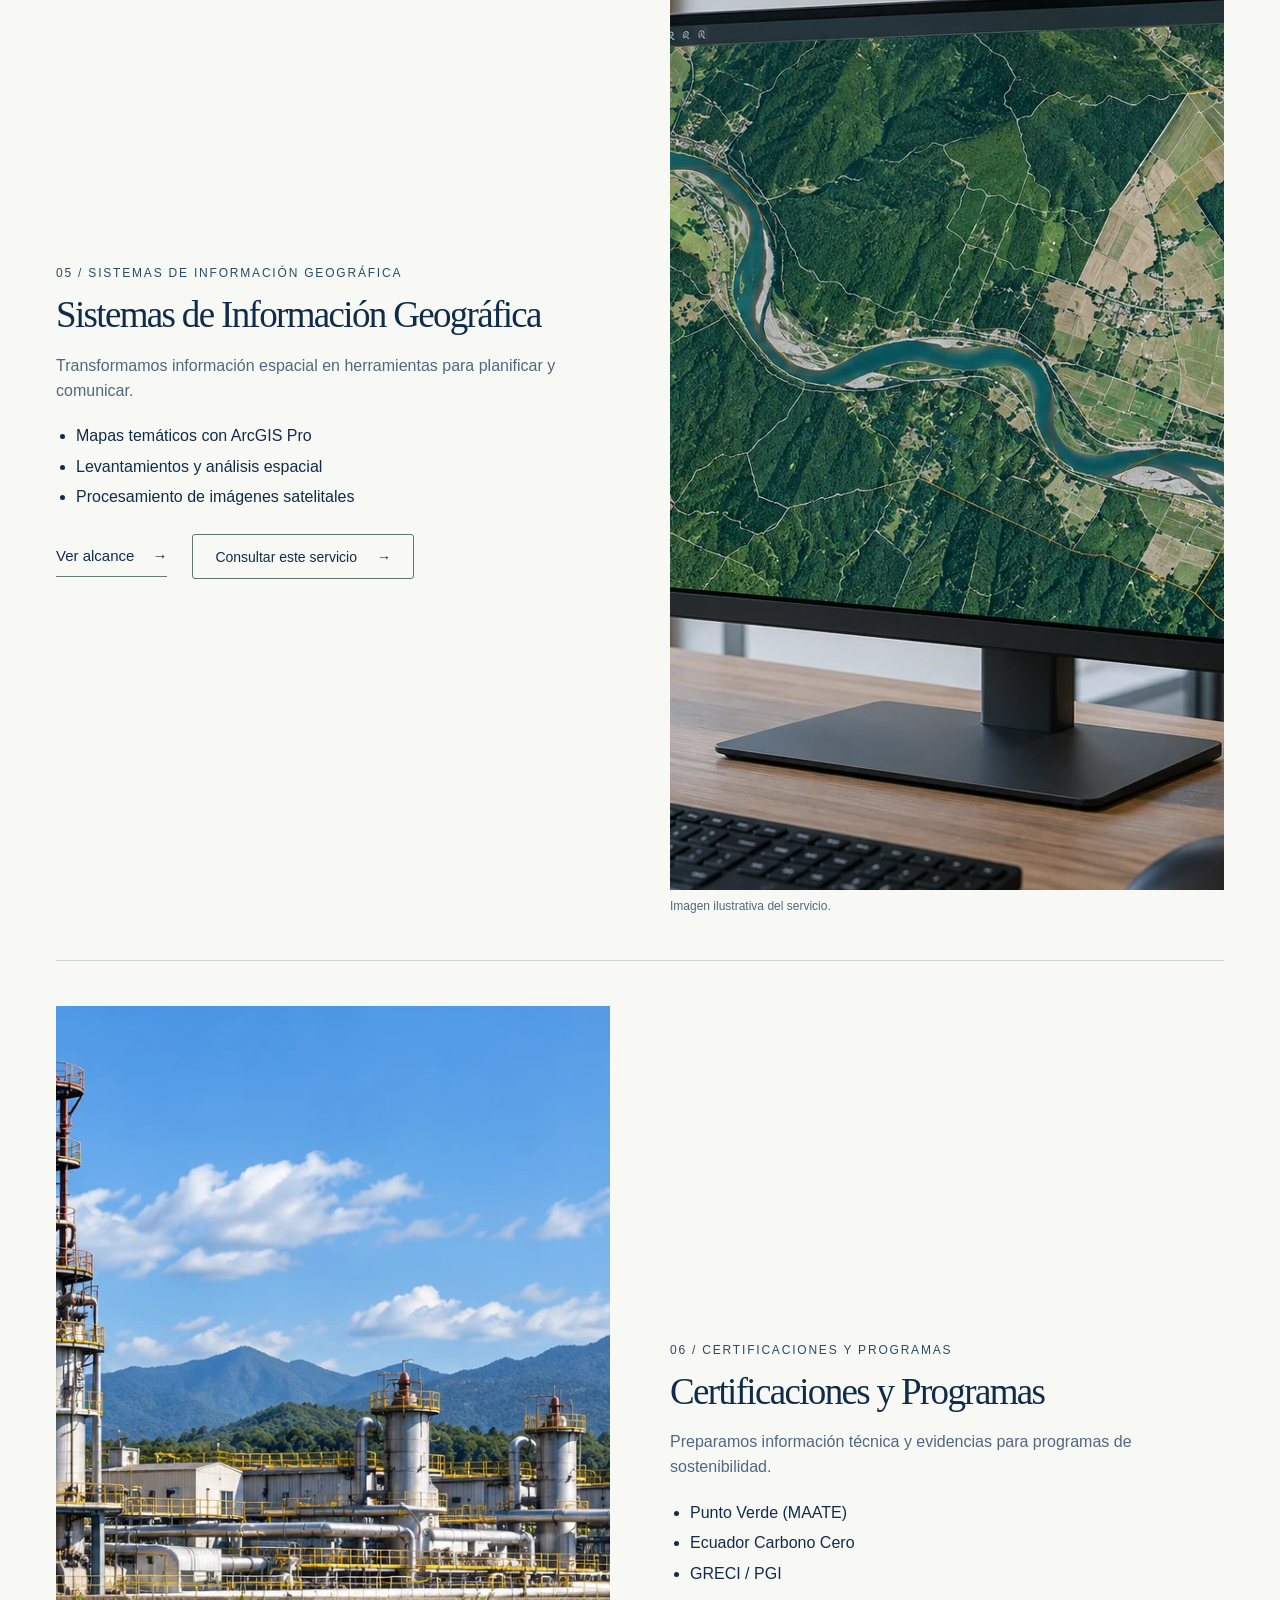
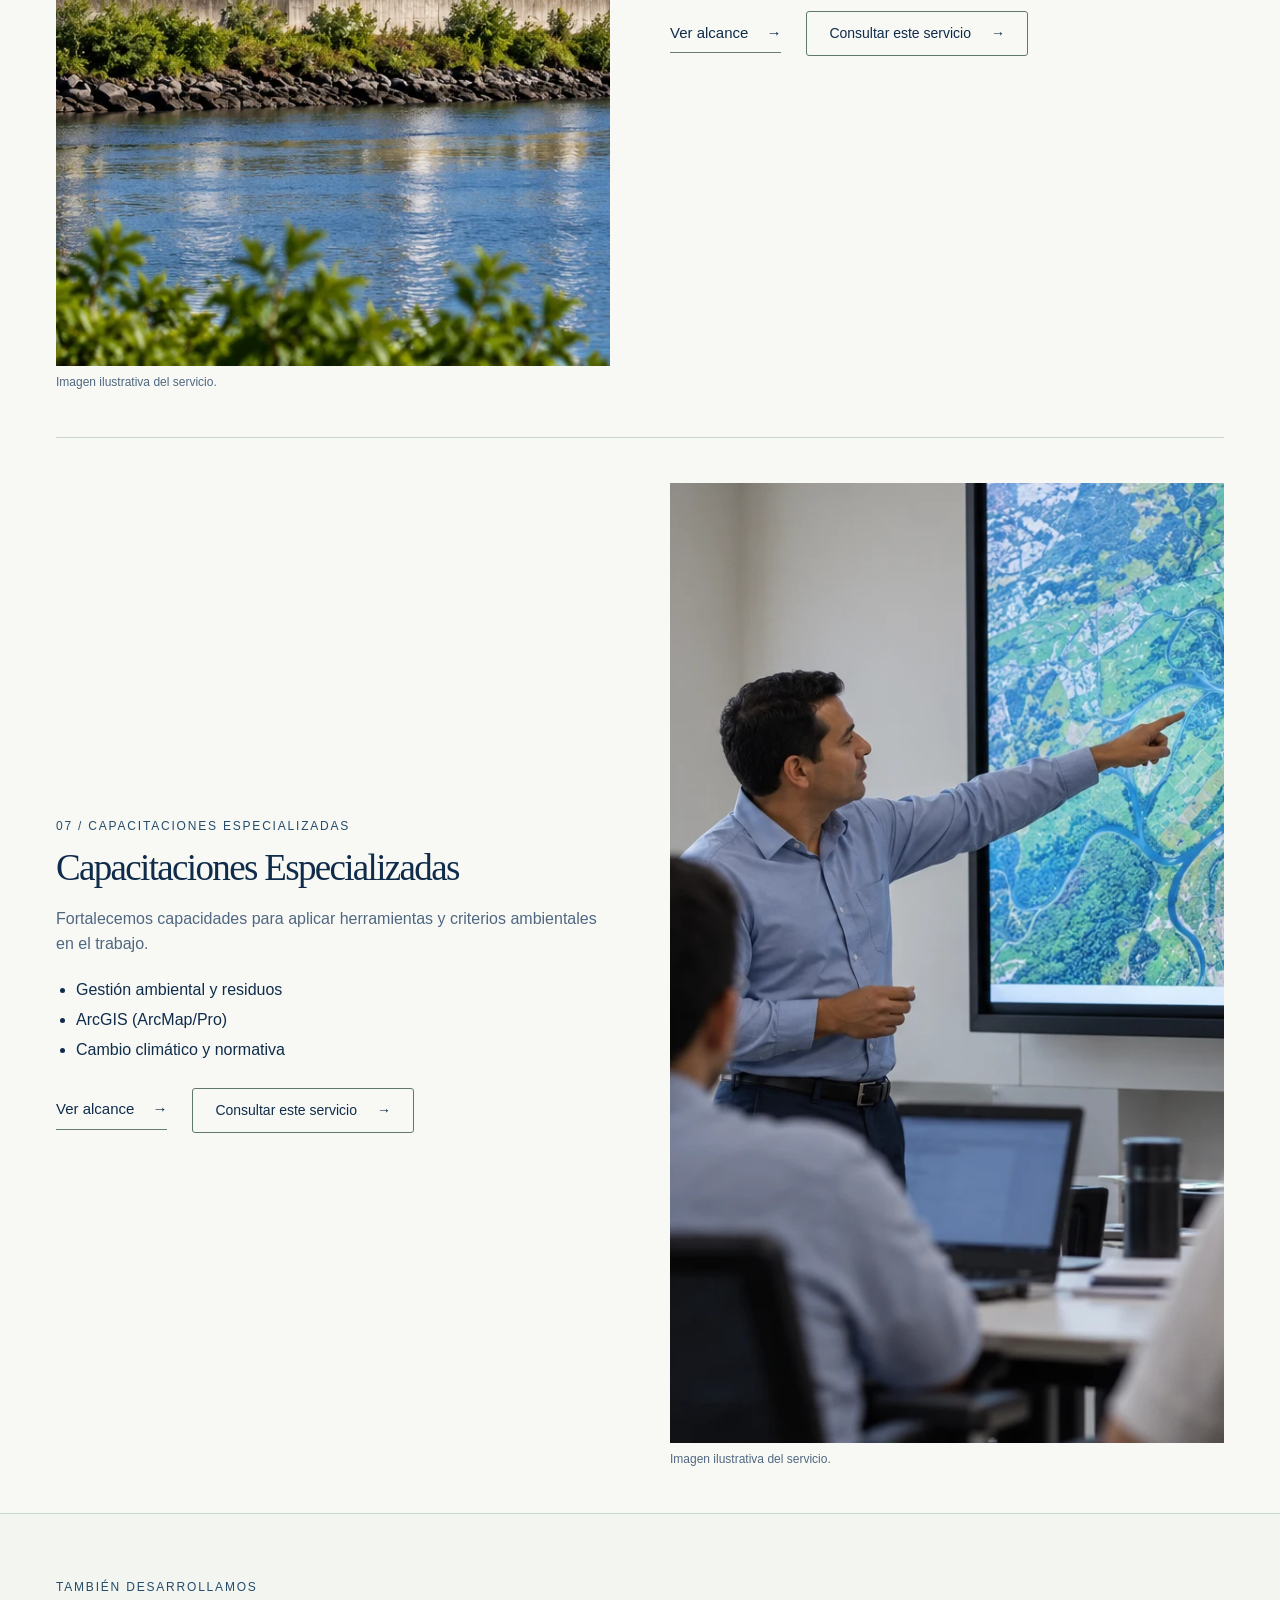
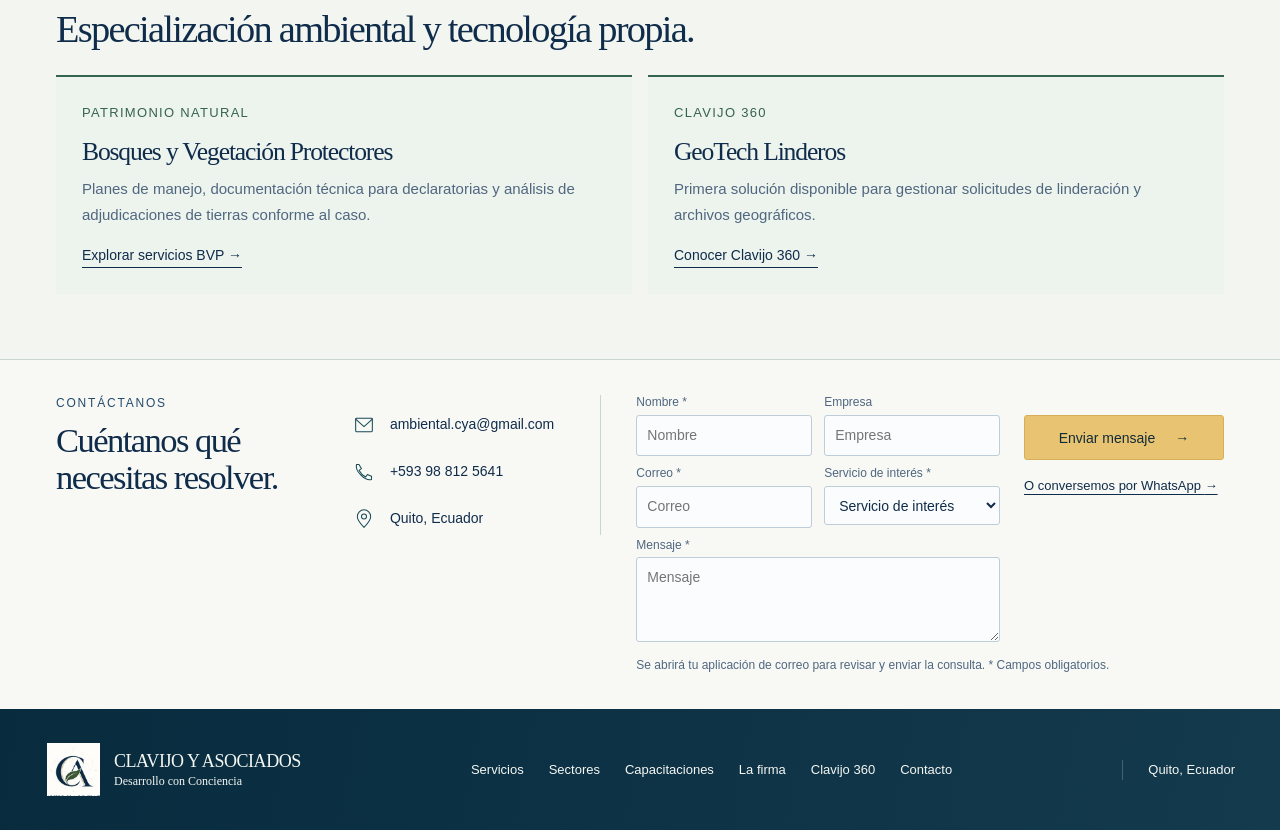
<file: servicios/index.html>
<!doctype html><html lang="es"><head><meta charset="utf-8"><meta name="viewport" content="width=device-width,initial-scale=1">
<link rel="canonical" href="https://clavijo-asociados.github.io/ca_solucionesambientales.github.io/servicios/">
<meta property="og:url" content="https://clavijo-asociados.github.io/ca_solucionesambientales.github.io/servicios/"><title>Servicios de consultoría ambiental en Ecuador | Clavijo y Asociados</title><meta name="description" content="Consultoría ambiental, planes de manejo de bosques protectores, declaratorias BVP, adjudicaciones, SIG, monitoreos y capacitación en Ecuador."><meta name="theme-color" content="#102f40"><meta property="og:title" content="Servicios de consultoría ambiental en Ecuador | Clavijo y Asociados"><meta property="og:description" content="Consultoría ambiental, planes de manejo de bosques protectores, declaratorias BVP, adjudicaciones, SIG, monitoreos y capacitación en Ecuador."><meta property="og:type" content="website"><meta property="og:locale" content="es_EC"><meta property="og:image" content="https://clavijo-asociados.github.io/ca_solucionesambientales.github.io/assets/images/social.jpg"><link rel="icon" href="../assets/images/favicon-ca.png"><link rel="stylesheet" href="../assets/css/styles.css?v=20261006">
<link rel="stylesheet" href="../assets/css/clavijo360.css?v=20261123"><script src="../assets/js/main.js" defer></script><script type="application/ld+json">{"@context": "https://schema.org", "@type": "Organization", "name": "Clavijo y Asociados", "slogan": "Desarrollo con Conciencia", "email": "ambiental.cya@gmail.com", "telephone": "+593988125641", "address": {"@type": "PostalAddress", "addressLocality": "Quito", "addressCountry": "EC"}, "areaServed": "Ecuador"}</script></head><body><a class="skip" href="#contenido">Saltar al contenido</a><header class="site-header"><div class="header-inner"><a class="brand" href="../index.html" aria-label="Clavijo y Asociados, inicio"><img class="brand-logo" src="../assets/images/logo-simbolo.webp" width="62" height="62" alt=""><span><strong>CLAVIJO Y ASOCIADOS</strong><small>Desarrollo con Conciencia</small></span></a><button class="menu-toggle" type="button" aria-expanded="false" aria-controls="navigation" aria-label="Abrir menú"><span></span><span></span><span></span></button><nav id="navigation" aria-label="Navegación principal"><a href="../servicios/" aria-current="page">Servicios</a><a href="../index.html#sectores">Sectores</a><a href="../servicios/capacitaciones/">Capacitaciones</a><a href="../index.html#firma">La firma</a><a href="#contacto">Contacto</a><a class="button gold" href="#contacto">Solicitar evaluación <span aria-hidden="true">→</span></a></nav></div></header><main id="contenido"><section class="services-intro container"><p class="eyebrow">Nuestras especialidades</p><h1>Criterio técnico.<br><span>Una visión integral.</span></h1><p>Siete líneas de trabajo que conectan ambiente, territorio, información, cumplimiento y sostenibilidad.</p></section><article class="service-row container reveal"><div class="service-row-copy"><p class="eyebrow">01 / Regularización y Cumplimiento Ambiental</p><h2>Regularización y Cumplimiento Ambiental</h2><p>Atendemos los estudios, permisos y obligaciones ambientales de tu actividad.</p><ul><li>EsIA y Registros Ambientales</li><li>Auditorías e Informes de Cumplimiento</li><li>Planes de Manejo Ambiental</li></ul><div class="service-actions"><a class="text-link" href="regularizacion/">Ver alcance <span aria-hidden="true">→</span></a><a class="button outline" href="#contacto" data-service="Regularización y Cumplimiento Ambiental">Consultar este servicio <span aria-hidden="true">→</span></a></div></div><figure><img class="" src="../assets/images/industrial-operation.webp" width="1440" height="960" loading="lazy" alt="Imagen ilustrativa. Imagen ilustrativa de regularización y cumplimiento ambiental"><figcaption>Imagen ilustrativa del servicio.</figcaption></figure></article><article class="service-row container reveal"><div class="service-row-copy"><p class="eyebrow">02 / Patrimonio Natural y Biodiversidad</p><h2>Patrimonio Natural y Biodiversidad</h2><p>Orientamos la gestión de bosques, biodiversidad y patrimonio forestal.</p><ul><li>BVP: declaración y planes de manejo</li><li>Adjudicación de tierras en Patrimonio Forestal</li><li>Estudios de biodiversidad y conservación</li></ul><div class="service-actions"><a class="text-link" href="patrimonio/">Ver alcance <span aria-hidden="true">→</span></a><a class="button outline" href="#contacto" data-service="Patrimonio Natural y Biodiversidad">Consultar este servicio <span aria-hidden="true">→</span></a></div></div><figure><img class="" src="../assets/images/home-territory.webp" width="1440" height="960" loading="lazy" alt="Imagen ilustrativa. Imagen ilustrativa de patrimonio natural y biodiversidad"><figcaption>Imagen ilustrativa del servicio.</figcaption></figure></article><article class="service-row container reveal"><div class="service-row-copy"><p class="eyebrow">03 / Gestión Integral de Residuos Peligrosos</p><h2>Gestión Integral de Residuos Peligrosos</h2><p>Apoyamos el control de residuos y el cumplimiento de las obligaciones del generador.</p><ul><li>Registro Generador y Declaración Anual</li><li>Planes de minimización y disposición final</li><li>Responsabilidad extendida: RAEE, llantas y pilas</li></ul><div class="service-actions"><a class="text-link" href="residuos/">Ver alcance <span aria-hidden="true">→</span></a><a class="button outline" href="#contacto" data-service="Gestión Integral de Residuos Peligrosos">Consultar este servicio <span aria-hidden="true">→</span></a></div></div><figure><img class="" src="../assets/images/residuos.webp" width="1440" height="960" loading="lazy" alt="Imagen ilustrativa. Imagen ilustrativa de gestión integral de residuos peligrosos"><figcaption>Imagen ilustrativa del servicio.</figcaption></figure></article><article class="service-row container reveal"><div class="service-row-copy"><p class="eyebrow">04 / Monitoreos Ambientales</p><h2>Monitoreos Ambientales</h2><p>Evaluamos condiciones ambientales y su relación con las obligaciones de tu actividad.</p><ul><li>Aire, agua, suelo, ruido y RNI</li><li>Emisiones industriales</li><li>Monitoreo de cumplimiento</li></ul><div class="service-actions"><a class="text-link" href="monitoreos/">Ver alcance <span aria-hidden="true">→</span></a><a class="button outline" href="#contacto" data-service="Monitoreos Ambientales">Consultar este servicio <span aria-hidden="true">→</span></a></div></div><figure><img class="" src="../assets/images/monitoreos.webp" width="1440" height="960" loading="lazy" alt="Imagen ilustrativa. Imagen ilustrativa de monitoreos ambientales"><figcaption>Imagen ilustrativa del servicio.</figcaption></figure></article><article class="service-row container reveal"><div class="service-row-copy"><p class="eyebrow">05 / Sistemas de Información Geográfica</p><h2>Sistemas de Información Geográfica</h2><p>Transformamos información espacial en herramientas para planificar y comunicar.</p><ul><li>Mapas temáticos con ArcGIS Pro</li><li>Levantamientos y análisis espacial</li><li>Procesamiento de imágenes satelitales</li></ul><div class="service-actions"><a class="text-link" href="sig/">Ver alcance <span aria-hidden="true">→</span></a><a class="button outline" href="#contacto" data-service="Sistemas de Información Geográfica">Consultar este servicio <span aria-hidden="true">→</span></a></div></div><figure><img class="" src="../assets/images/sig.webp" width="1440" height="960" loading="lazy" alt="Imagen ilustrativa. Imagen ilustrativa de sistemas de información geográfica"><figcaption>Imagen ilustrativa del servicio.</figcaption></figure></article><article class="service-row container reveal"><div class="service-row-copy"><p class="eyebrow">06 / Certificaciones y Programas</p><h2>Certificaciones y Programas</h2><p>Preparamos información técnica y evidencias para programas de sostenibilidad.</p><ul><li>Punto Verde (MAATE)</li><li>Ecuador Carbono Cero</li><li>GRECI / PGI</li></ul><div class="service-actions"><a class="text-link" href="certificaciones/">Ver alcance <span aria-hidden="true">→</span></a><a class="button outline" href="#contacto" data-service="Certificaciones y Programas">Consultar este servicio <span aria-hidden="true">→</span></a></div></div><figure><img class="" src="../assets/images/industrial-operation.webp" width="1440" height="960" loading="lazy" alt="Imagen ilustrativa. Imagen ilustrativa de certificaciones y programas"><figcaption>Imagen ilustrativa del servicio.</figcaption></figure></article><article class="service-row container reveal"><div class="service-row-copy"><p class="eyebrow">07 / Capacitaciones Especializadas</p><h2>Capacitaciones Especializadas</h2><p>Fortalecemos capacidades para aplicar herramientas y criterios ambientales en el trabajo.</p><ul><li>Gestión ambiental y residuos</li><li>ArcGIS (ArcMap/Pro)</li><li>Cambio climático y normativa</li></ul><div class="service-actions"><a class="text-link" href="capacitaciones/">Ver alcance <span aria-hidden="true">→</span></a><a class="button outline" href="#contacto" data-service="Capacitaciones Especializadas">Consultar este servicio <span aria-hidden="true">→</span></a></div></div><figure><img class="" src="../assets/images/technical-training.webp" width="1440" height="960" loading="lazy" alt="Imagen ilustrativa. Imagen ilustrativa de capacitaciones especializadas"><figcaption>Imagen ilustrativa del servicio.</figcaption></figure></article><section class="c360-discovery section"><div class="container"><p class="eyebrow">También desarrollamos</p><h2>Especialización ambiental y tecnología propia.</h2><div class="c360-card-grid"><a class="c360-card reveal" href="bvp/"><span class="c360-card-index">PATRIMONIO NATURAL</span><h3>Bosques y Vegetación Protectores</h3><p>Planes de manejo, documentación técnica para declaratorias y análisis de adjudicaciones de tierras conforme al caso.</p><span class="c360-card-more">Explorar servicios BVP →</span></a><a class="c360-card reveal" href="../soluciones-tecnologicas/"><span class="c360-card-index">CLAVIJO 360</span><h3>GeoTech Linderos</h3><p>Primera solución disponible para gestionar solicitudes de linderación y archivos geográficos.</p><span class="c360-card-more">Conocer Clavijo 360 →</span></a></div></div></section><section class="contact" id="contacto"><div class="contact-grid container"><div class="contact-heading reveal"><p class="eyebrow">Contáctanos</p><h2>Cuéntanos qué<br>necesitas resolver.</h2></div><div class="contact-data reveal"><p><svg class="icon" viewBox="0 0 24 24" fill="none" stroke="currentColor" stroke-width="1.25" stroke-linecap="round" stroke-linejoin="round" aria-hidden="true"><rect x="2" y="4" width="20" height="16" rx="1"/><path d="m2 5 10 9L22 5"/></svg><a href="mailto:ambiental.cya@gmail.com">ambiental.cya@gmail.com</a></p><p><svg class="icon" viewBox="0 0 24 24" fill="none" stroke="currentColor" stroke-width="1.25" stroke-linecap="round" stroke-linejoin="round" aria-hidden="true"><path d="M6 3H3c-2 8 10 20 18 18v-4l-5-2-2 3c-4-2-6-4-8-8l3-2Z"/></svg><a href="https://wa.me/593988125641" target="_blank" rel="noopener noreferrer">+593 98 812 5641</a></p><p><svg class="icon" viewBox="0 0 24 24" fill="none" stroke="currentColor" stroke-width="1.25" stroke-linecap="round" stroke-linejoin="round" aria-hidden="true"><path d="M12 22S4 14 4 9a8 8 0 1 1 16 0c0 5-8 13-8 13Z"/><circle cx="12" cy="9" r="3"/></svg><span>Quito, Ecuador</span></p></div><form id="contact-form" class="contact-form reveal"><div class="form-fields"><div class="form-row"><div><label for="nombre">Nombre *</label><input id="nombre" name="nombre" autocomplete="name" placeholder="Nombre" required maxlength="100"></div><div><label for="empresa">Empresa</label><input id="empresa" name="empresa" autocomplete="organization" placeholder="Empresa" maxlength="150"></div></div><div class="form-row"><div><label for="email">Correo *</label><input id="email" name="email" type="email" autocomplete="email" placeholder="Correo" required maxlength="150"></div><div><label for="servicio">Servicio de interés *</label><select id="servicio" name="servicio" required><option value="">Servicio de interés</option><option>Regularización y Cumplimiento Ambiental</option><option>Patrimonio Natural y Biodiversidad</option><option>Gestión Integral de Residuos Peligrosos</option><option>Certificaciones y Programas</option><option>Monitoreos Ambientales</option><option>Sistemas de Información Geográfica</option><option>Capacitaciones Especializadas</option><option>Planes de manejo de Bosques y Vegetación Protectores</option><option>Declaratoria de Bosques y Vegetación Protectores</option><option>Adjudicación de tierras en BVP</option><option>GeoTech Linderos</option><option>Necesito orientación</option></select></div></div><label for="mensaje">Mensaje *</label><textarea id="mensaje" name="mensaje" placeholder="Mensaje" rows="3" required minlength="10" maxlength="2000"></textarea></div><div class="form-actions"><button type="submit" class="button gold" disabled aria-describedby="form-explanation">Enviar mensaje <span aria-hidden="true">→</span></button><a class="whatsapp-link" href="https://wa.me/593988125641" target="_blank" rel="noopener noreferrer">O conversemos por WhatsApp <span aria-hidden="true">→</span></a></div><p class="form-explanation" id="form-explanation">Se abrirá tu aplicación de correo para revisar y enviar la consulta. * Campos obligatorios.</p><p id="form-status" role="status" aria-live="polite"></p><a id="email-fallback" class="text-link" hidden>Abrir la consulta en mi aplicación de correo <span aria-hidden="true">→</span></a><noscript><p>Escríbenos directamente a <a href="mailto:ambiental.cya@gmail.com">ambiental.cya@gmail.com</a> o por WhatsApp.</p></noscript></form></div></section></main><footer class="site-footer"><div class="footer-inner"><a class="brand" href="../index.html"><img class="brand-logo" src="../assets/images/logo-simbolo.webp" width="62" height="62" alt=""><span><strong>CLAVIJO Y ASOCIADOS</strong><small>Desarrollo con Conciencia</small></span></a><nav aria-label="Navegación al pie"><a href="../servicios/">Servicios</a><a href="../index.html#sectores">Sectores</a><a href="../servicios/capacitaciones/">Capacitaciones</a><a href="../index.html#firma">La firma</a><a href="../soluciones-tecnologicas/">Clavijo 360</a><a href="#contacto">Contacto</a></nav><p>Quito, Ecuador</p></div></footer></body></html>
</file>
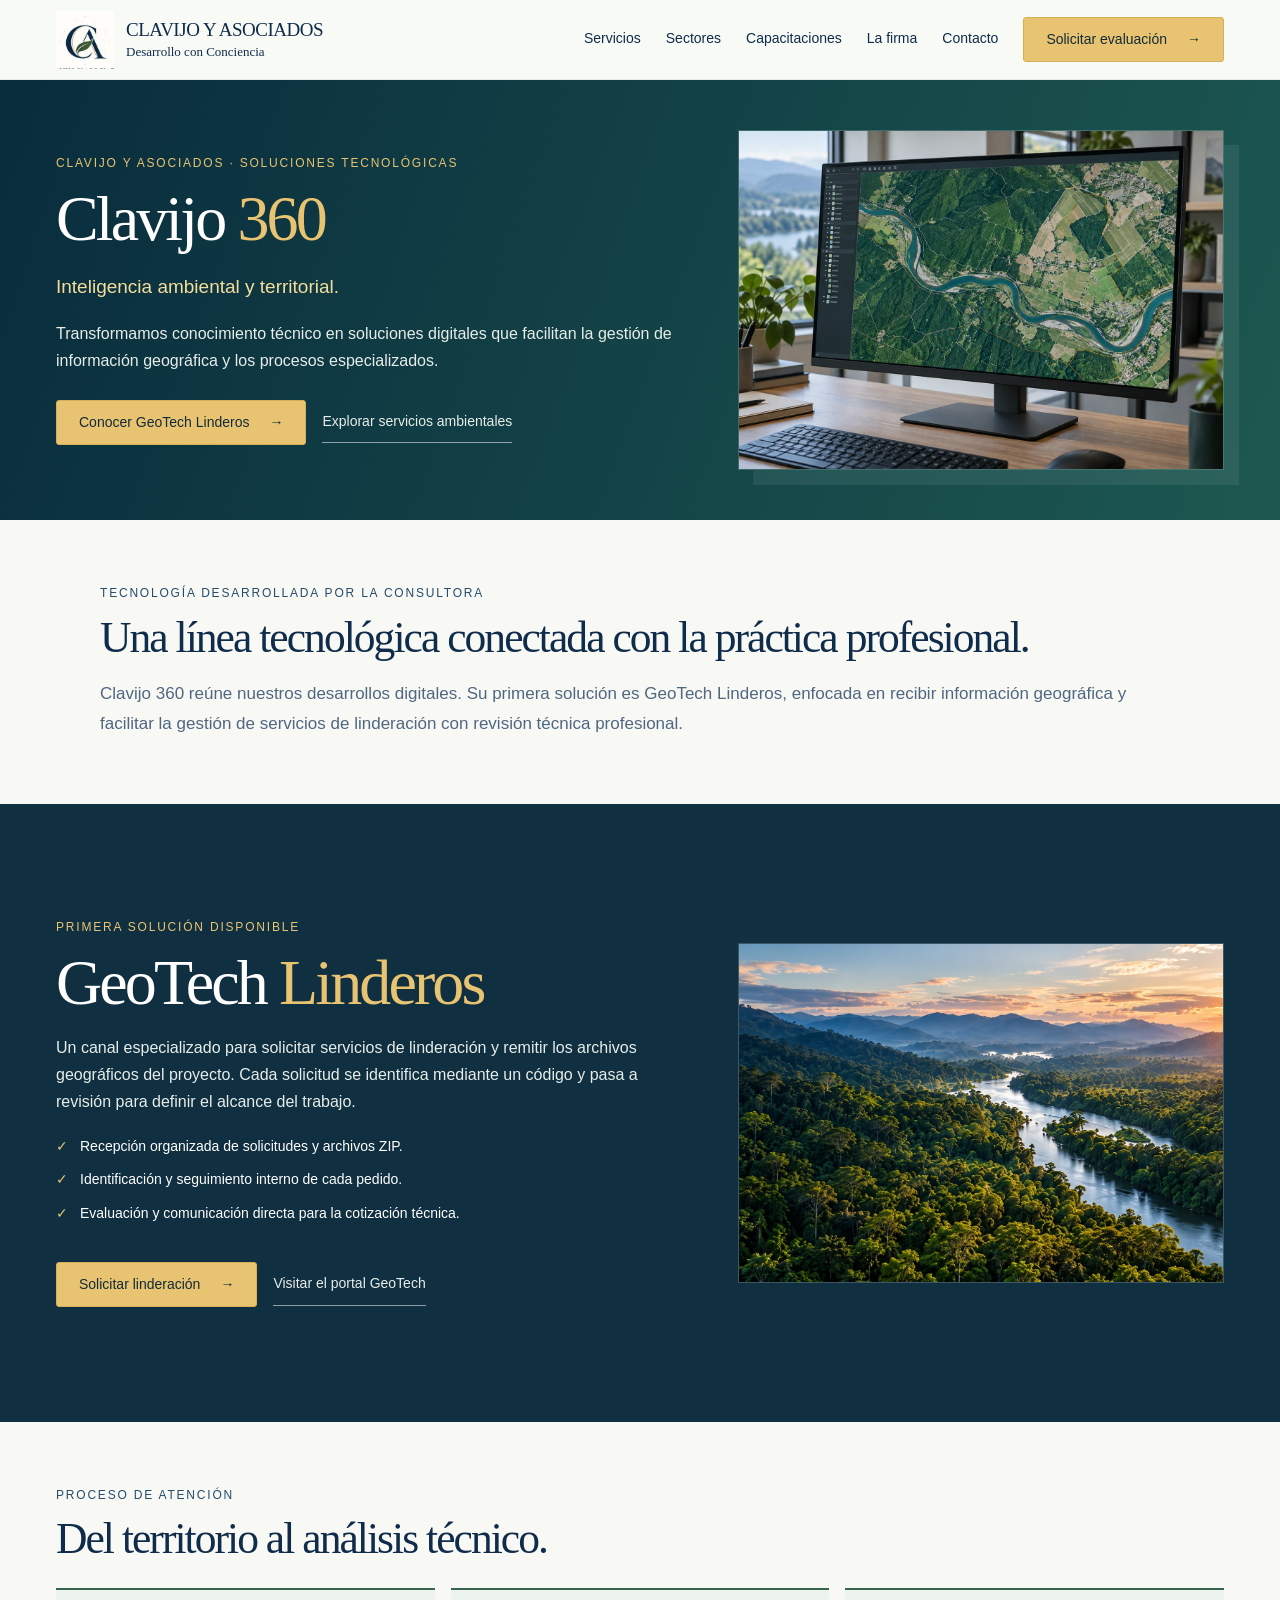
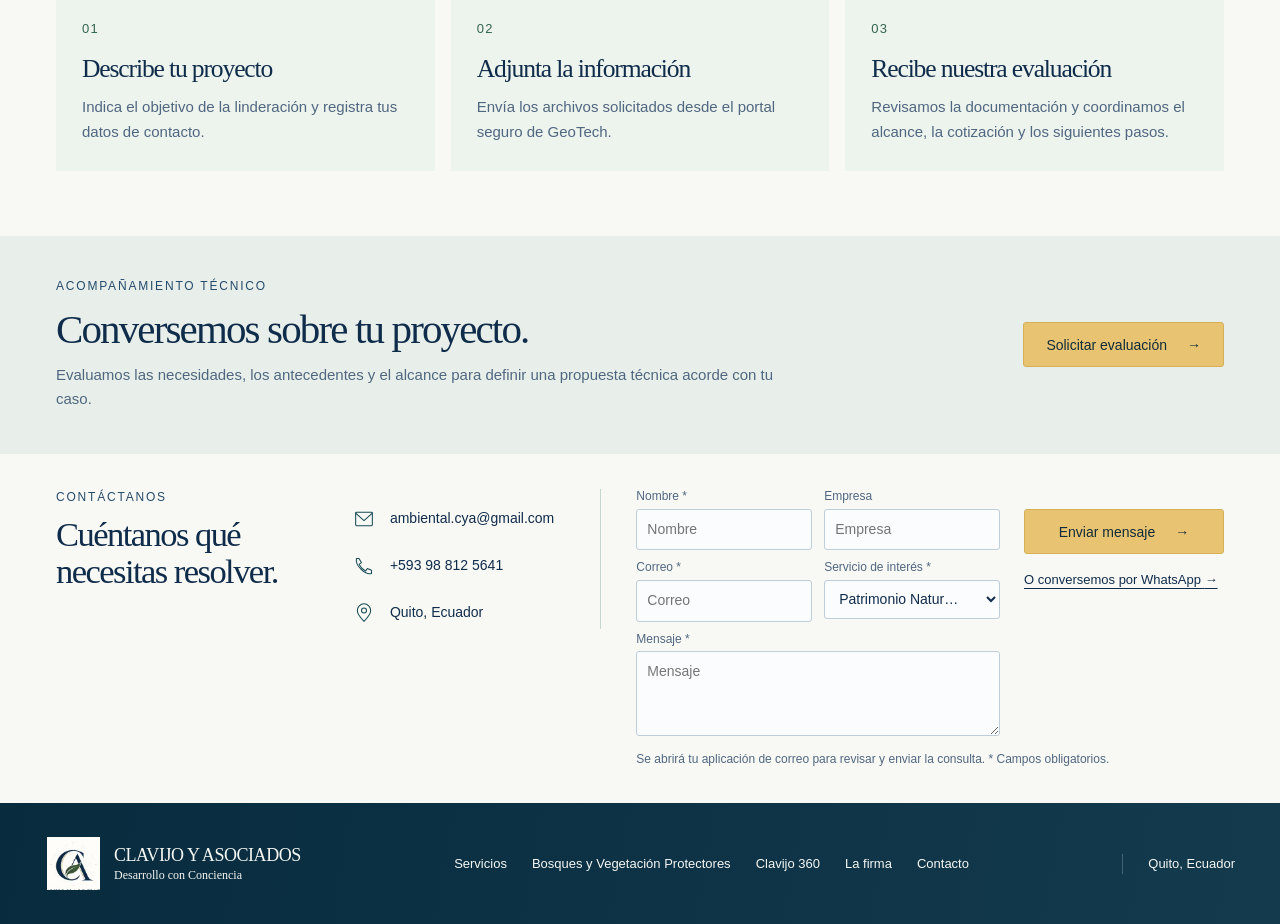
<file: soluciones-tecnologicas/index.html>
<!doctype html>
<html lang="es">
<head>
<meta charset="utf-8">
<meta name="viewport" content="width=device-width,initial-scale=1">
<title>Clavijo 360 | Tecnología ambiental y GeoTech Linderos</title>
<meta name="description" content="Clavijo 360 reúne las soluciones tecnológicas de Clavijo y Asociados. Conoce GeoTech Linderos, nuestra primera solución geoespacial disponible.">
<link rel="canonical" href="https://clavijo-asociados.github.io/ca_solucionesambientales.github.io/soluciones-tecnologicas/">
<meta property="og:url" content="https://clavijo-asociados.github.io/ca_solucionesambientales.github.io/soluciones-tecnologicas/">
<meta property="og:title" content="Clavijo 360 | Tecnología ambiental y GeoTech Linderos">
<meta property="og:description" content="Clavijo 360 reúne las soluciones tecnológicas de Clavijo y Asociados. Conoce GeoTech Linderos, nuestra primera solución geoespacial disponible.">
<meta property="og:type" content="website">
<meta property="og:locale" content="es_EC">
<meta property="og:image" content="https://clavijo-asociados.github.io/ca_solucionesambientales.github.io/assets/images/social.jpg">
<meta name="theme-color" content="#102f40">
<link rel="icon" href="../assets/images/favicon-ca.png">
<link rel="stylesheet" href="../assets/css/styles.css?v=20261006">
<link rel="stylesheet" href="../assets/css/clavijo360.css?v=20261123">
<script src="../assets/js/main.js" defer></script>
<script type="application/ld+json">{"@context":"https://schema.org","@graph":[{"@type":"Organization","name":"Clavijo y Asociados","url":"https://clavijo-asociados.github.io/ca_solucionesambientales.github.io/","email":"ambiental.cya@gmail.com","telephone":"+593988125641","address":{"@type":"PostalAddress","addressLocality":"Quito","addressCountry":"EC"}},{"@type":"WebPage","name":"Clavijo 360 | Tecnología ambiental y GeoTech Linderos","description":"Clavijo 360 reúne las soluciones tecnológicas de Clavijo y Asociados. Conoce GeoTech Linderos, nuestra primera solución geoespacial disponible.","url":"https://clavijo-asociados.github.io/ca_solucionesambientales.github.io/soluciones-tecnologicas/"}]}</script>
</head>
<body>
<a class="skip" href="#contenido">Saltar al contenido</a><header class="site-header"><div class="header-inner"><a class="brand" href="../index.html" aria-label="Clavijo y Asociados, inicio"><img class="brand-logo" src="../assets/images/logo-simbolo.webp" width="62" height="62" alt=""><span><strong>CLAVIJO Y ASOCIADOS</strong><small>Desarrollo con Conciencia</small></span></a><button class="menu-toggle" type="button" aria-expanded="false" aria-controls="navigation" aria-label="Abrir menú"><span></span><span></span><span></span></button><nav id="navigation" aria-label="Navegación principal"><a href="../servicios/">Servicios</a><a href="../index.html#sectores">Sectores</a><a href="../servicios/capacitaciones/">Capacitaciones</a><a href="../index.html#firma">La firma</a><a href="#contacto">Contacto</a><a class="button gold" href="#contacto">Solicitar evaluación <span aria-hidden="true">→</span></a></nav></div></header>
<main id="contenido">
<section class="c360-hero c360-hero-tech"><div class="container c360-hero-grid"><div class="reveal"><p class="eyebrow light">Clavijo y Asociados · Soluciones tecnológicas</p><h1>Clavijo <em>360</em></h1><p class="c360-hero-subtitle">Inteligencia ambiental y territorial.</p><p>Transformamos conocimiento técnico en soluciones digitales que facilitan la gestión de información geográfica y los procesos especializados.</p><div class="c360-actions"><a class="button gold" href="#geotech">Conocer GeoTech Linderos <span aria-hidden="true">→</span></a><a class="c360-link-light" href="../servicios/">Explorar servicios ambientales</a></div></div><img src="../assets/images/sig.webp" width="1100" height="740" loading="eager" alt="Visualización de cartografía y herramientas de información geográfica."></div></section>
<section class="c360-intro section container reveal"><p class="eyebrow">Tecnología desarrollada por la consultora</p><h2>Una línea tecnológica conectada con la práctica profesional.</h2><p>Clavijo 360 reúne nuestros desarrollos digitales. Su primera solución es GeoTech Linderos, enfocada en recibir información geográfica y facilitar la gestión de servicios de linderación con revisión técnica profesional.</p></section>
<section class="c360-product section" id="geotech"><div class="container c360-product-grid"><div class="reveal"><p class="eyebrow light">Primera solución disponible</p><h2>GeoTech <span>Linderos</span></h2><p>Un canal especializado para solicitar servicios de linderación y remitir los archivos geográficos del proyecto. Cada solicitud se identifica mediante un código y pasa a revisión para definir el alcance del trabajo.</p><ul class="c360-ticks"><li>Recepción organizada de solicitudes y archivos ZIP.</li><li>Identificación y seguimiento interno de cada pedido.</li><li>Evaluación y comunicación directa para la cotización técnica.</li></ul><div class="c360-actions"><a class="button gold" href="https://geotech-portal.ambiental-cya.workers.dev/#solicitar" rel="noopener noreferrer">Solicitar linderación <span aria-hidden="true">→</span></a><a class="c360-link-light" href="https://geotech-portal.ambiental-cya.workers.dev/" rel="noopener noreferrer">Visitar el portal GeoTech</a></div></div><div class="c360-product-image"><img src="../assets/images/home-territory.webp" alt="Vista territorial de bosque y río usada como ilustración del trabajo geoespacial." width="1440" height="960" loading="lazy"></div></div></section>
<section class="c360-steps section container"><p class="eyebrow">Proceso de atención</p><h2>Del territorio al análisis técnico.</h2><div class="c360-three"><article><span>01</span><h3>Describe tu proyecto</h3><p>Indica el objetivo de la linderación y registra tus datos de contacto.</p></article><article><span>02</span><h3>Adjunta la información</h3><p>Envía los archivos solicitados desde el portal seguro de GeoTech.</p></article><article><span>03</span><h3>Recibe nuestra evaluación</h3><p>Revisamos la documentación y coordinamos el alcance, la cotización y los siguientes pasos.</p></article></div></section><section class="c360-cta "><div class="container"><div><p class="eyebrow">Acompañamiento técnico</p><h2>Conversemos sobre tu proyecto.</h2><p>Evaluamos las necesidades, los antecedentes y el alcance para definir una propuesta técnica acorde con tu caso.</p></div><a class="button gold" href="#contacto">Solicitar evaluación <span aria-hidden="true">→</span></a></div></section>
<section class="contact" id="contacto"><div class="contact-grid container"><div class="contact-heading reveal"><p class="eyebrow">Contáctanos</p><h2>Cuéntanos qué<br>necesitas resolver.</h2></div><div class="contact-data reveal"><p><svg class="icon" viewBox="0 0 24 24" fill="none" stroke="currentColor" stroke-width="1.25" stroke-linecap="round" stroke-linejoin="round" aria-hidden="true"><rect x="2" y="4" width="20" height="16" rx="1"/><path d="m2 5 10 9L22 5"/></svg><a href="mailto:ambiental.cya@gmail.com">ambiental.cya@gmail.com</a></p><p><svg class="icon" viewBox="0 0 24 24" fill="none" stroke="currentColor" stroke-width="1.25" stroke-linecap="round" stroke-linejoin="round" aria-hidden="true"><path d="M6 3H3c-2 8 10 20 18 18v-4l-5-2-2 3c-4-2-6-4-8-8l3-2Z"/></svg><a href="https://wa.me/593988125641" target="_blank" rel="noopener noreferrer">+593 98 812 5641</a></p><p><svg class="icon" viewBox="0 0 24 24" fill="none" stroke="currentColor" stroke-width="1.25" stroke-linecap="round" stroke-linejoin="round" aria-hidden="true"><path d="M12 22S4 14 4 9a8 8 0 1 1 16 0c0 5-8 13-8 13Z"/><circle cx="12" cy="9" r="3"/></svg><span>Quito, Ecuador</span></p></div><form id="contact-form" class="contact-form reveal"><div class="form-fields"><div class="form-row"><div><label for="nombre">Nombre *</label><input id="nombre" name="nombre" autocomplete="name" placeholder="Nombre" required maxlength="100"></div><div><label for="empresa">Empresa</label><input id="empresa" name="empresa" autocomplete="organization" placeholder="Empresa" maxlength="150"></div></div><div class="form-row"><div><label for="email">Correo *</label><input id="email" name="email" type="email" autocomplete="email" placeholder="Correo" required maxlength="150"></div><div><label for="servicio">Servicio de interés *</label><select id="servicio" name="servicio" required><option value="">Servicio de interés</option><option>Regularización y Cumplimiento Ambiental</option><option selected>Patrimonio Natural y Biodiversidad</option><option>Gestión Integral de Residuos Peligrosos</option><option>Certificaciones y Programas</option><option>Monitoreos Ambientales</option><option>Sistemas de Información Geográfica</option><option>Capacitaciones Especializadas</option><option>Planes de manejo de Bosques y Vegetación Protectores</option><option>Declaratoria de Bosques y Vegetación Protectores</option><option>Adjudicación de tierras en BVP</option><option>GeoTech Linderos</option><option>Necesito orientación</option></select></div></div><label for="mensaje">Mensaje *</label><textarea id="mensaje" name="mensaje" placeholder="Mensaje" rows="3" required minlength="10" maxlength="2000"></textarea></div><div class="form-actions"><button type="submit" class="button gold" disabled aria-describedby="form-explanation">Enviar mensaje <span aria-hidden="true">→</span></button><a class="whatsapp-link" href="https://wa.me/593988125641" target="_blank" rel="noopener noreferrer">O conversemos por WhatsApp <span aria-hidden="true">→</span></a></div><p class="form-explanation" id="form-explanation">Se abrirá tu aplicación de correo para revisar y enviar la consulta. * Campos obligatorios.</p><p id="form-status" role="status" aria-live="polite"></p><a id="email-fallback" class="text-link" hidden>Abrir la consulta en mi aplicación de correo <span aria-hidden="true">→</span></a><noscript><p>Escríbenos directamente a <a href="mailto:ambiental.cya@gmail.com">ambiental.cya@gmail.com</a> o por WhatsApp.</p></noscript></form></div></section>
</main>
<footer class="site-footer"><div class="footer-inner"><a class="brand" href="../index.html"><img class="brand-logo" src="../assets/images/logo-simbolo.webp" width="62" height="62" alt=""><span><strong>CLAVIJO Y ASOCIADOS</strong><small>Desarrollo con Conciencia</small></span></a><nav aria-label="Navegación al pie"><a href="../servicios/">Servicios</a><a href="../servicios/bvp/">Bosques y Vegetación Protectores</a><a href="../soluciones-tecnologicas/">Clavijo 360</a><a href="../index.html#firma">La firma</a><a href="#contacto">Contacto</a></nav><p>Quito, Ecuador</p></div></footer>
</body>
</html>
</file>
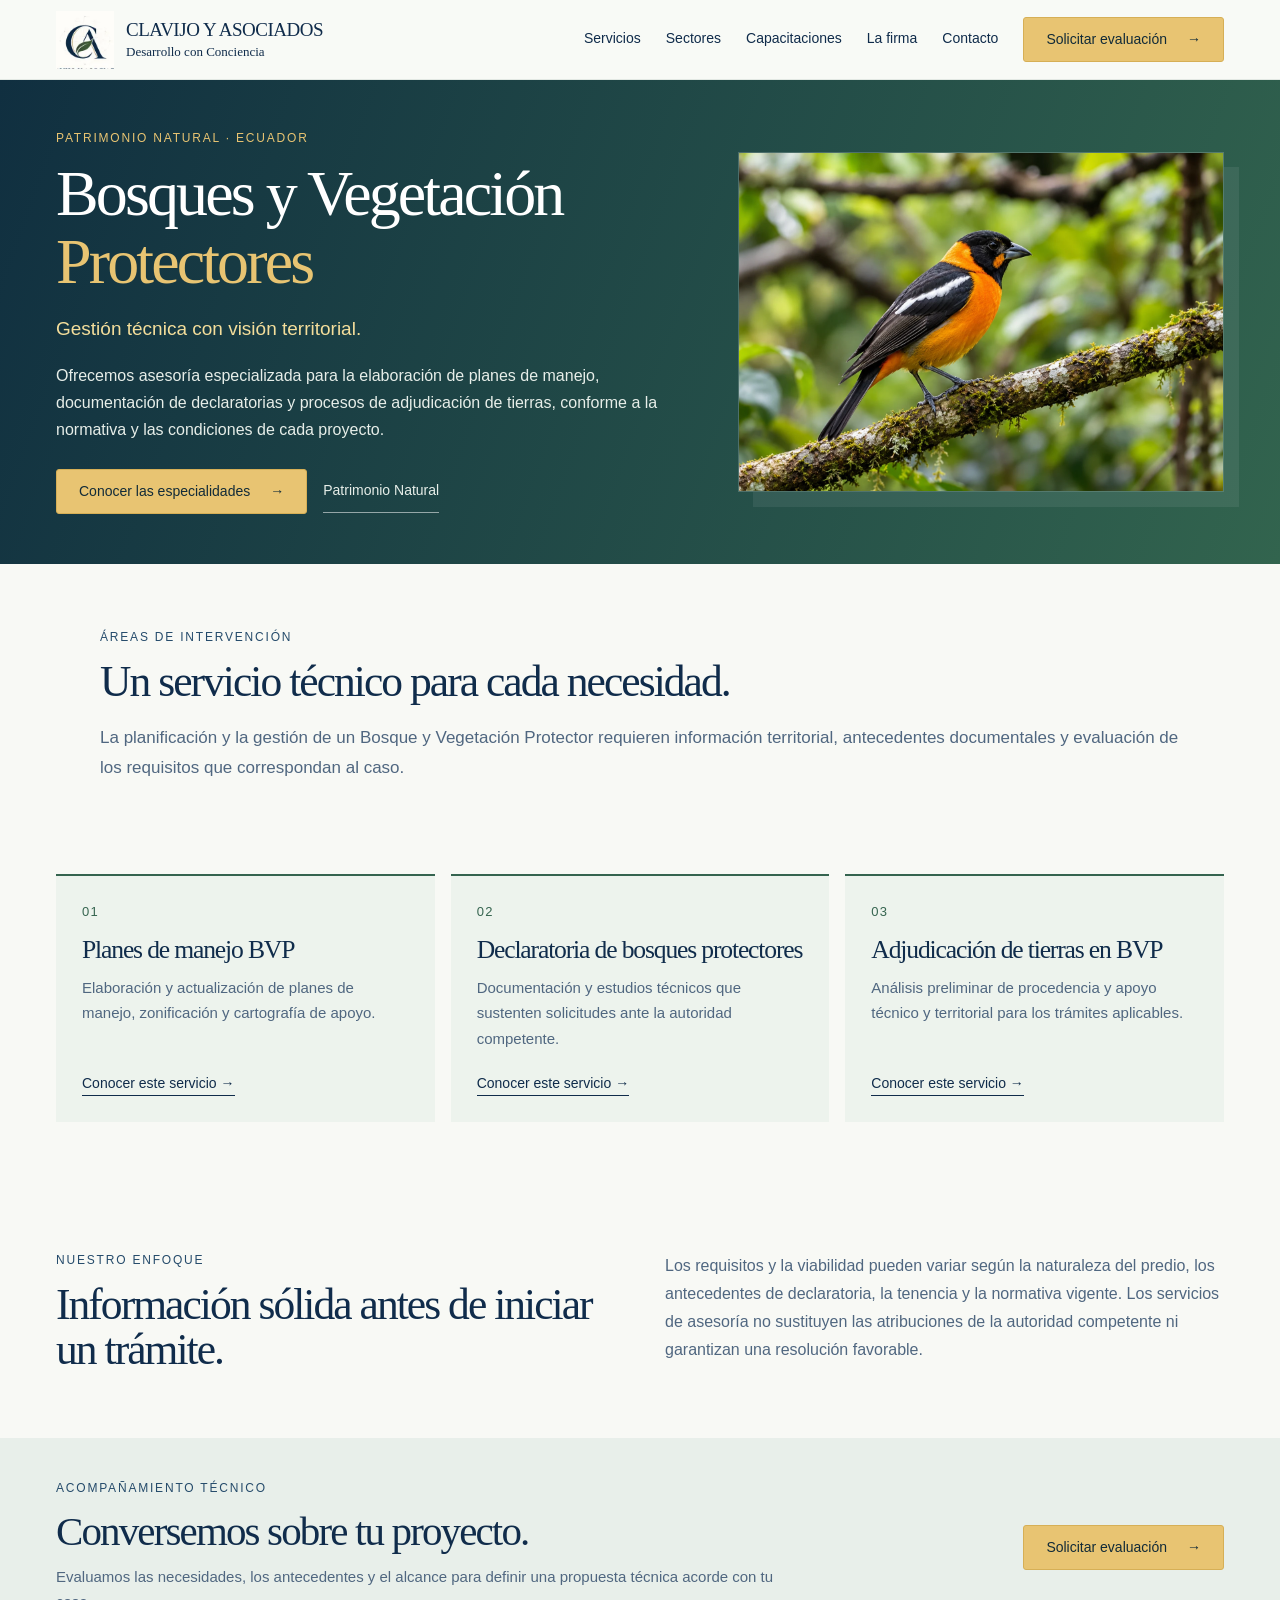
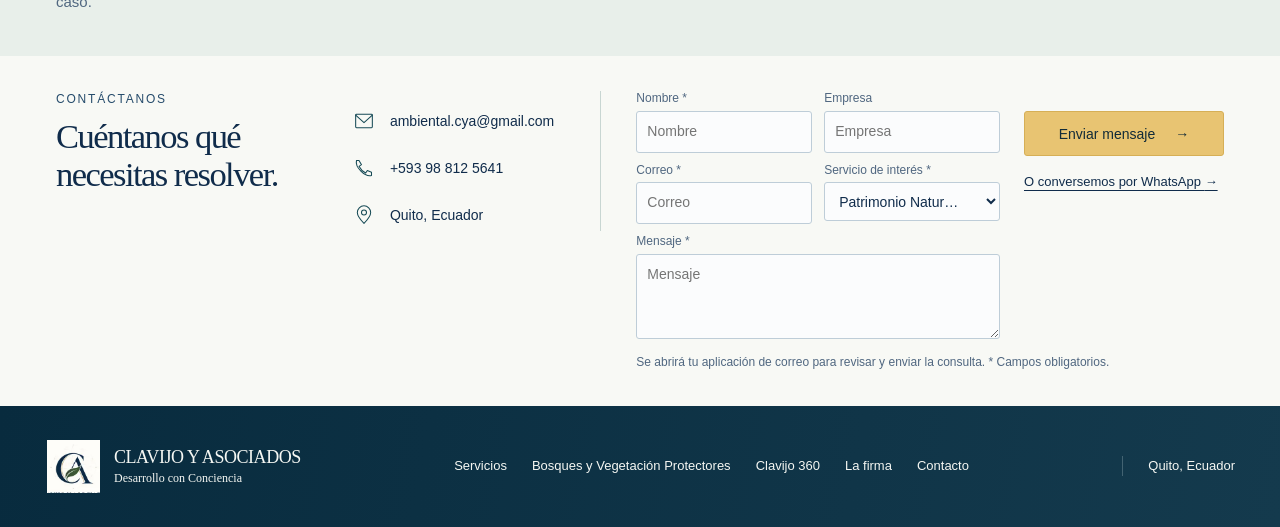
<file: servicios/bvp/index.html>
<!doctype html>
<html lang="es">
<head>
<meta charset="utf-8">
<meta name="viewport" content="width=device-width,initial-scale=1">
<title>Bosques y Vegetación Protectores: planes, declaratorias y adjudicaciones</title>
<meta name="description" content="Asesoría técnica en Ecuador para planes de manejo BVP, declaratorias de bosques protectores y adjudicación de tierras en Bosques y Vegetación Protectores.">
<link rel="canonical" href="https://clavijo-asociados.github.io/ca_solucionesambientales.github.io/servicios/bvp/">
<meta property="og:url" content="https://clavijo-asociados.github.io/ca_solucionesambientales.github.io/servicios/bvp/">
<meta property="og:title" content="Bosques y Vegetación Protectores: planes, declaratorias y adjudicaciones">
<meta property="og:description" content="Asesoría técnica en Ecuador para planes de manejo BVP, declaratorias de bosques protectores y adjudicación de tierras en Bosques y Vegetación Protectores.">
<meta property="og:type" content="website">
<meta property="og:locale" content="es_EC">
<meta property="og:image" content="https://clavijo-asociados.github.io/ca_solucionesambientales.github.io/assets/images/social.jpg">
<meta name="theme-color" content="#102f40">
<link rel="icon" href="../../assets/images/favicon-ca.png">
<link rel="stylesheet" href="../../assets/css/styles.css?v=20261006">
<link rel="stylesheet" href="../../assets/css/clavijo360.css?v=20261123">
<script src="../../assets/js/main.js" defer></script>
<script type="application/ld+json">{"@context":"https://schema.org","@graph":[{"@type":"Organization","name":"Clavijo y Asociados","url":"https://clavijo-asociados.github.io/ca_solucionesambientales.github.io/","email":"ambiental.cya@gmail.com","telephone":"+593988125641","address":{"@type":"PostalAddress","addressLocality":"Quito","addressCountry":"EC"}},{"@type":"WebPage","name":"Bosques y Vegetación Protectores: planes, declaratorias y adjudicaciones","description":"Asesoría técnica en Ecuador para planes de manejo BVP, declaratorias de bosques protectores y adjudicación de tierras en Bosques y Vegetación Protectores.","url":"https://clavijo-asociados.github.io/ca_solucionesambientales.github.io/servicios/bvp/"}]}</script>
</head>
<body>
<a class="skip" href="#contenido">Saltar al contenido</a><header class="site-header"><div class="header-inner"><a class="brand" href="../../index.html" aria-label="Clavijo y Asociados, inicio"><img class="brand-logo" src="../../assets/images/logo-simbolo.webp" width="62" height="62" alt=""><span><strong>CLAVIJO Y ASOCIADOS</strong><small>Desarrollo con Conciencia</small></span></a><button class="menu-toggle" type="button" aria-expanded="false" aria-controls="navigation" aria-label="Abrir menú"><span></span><span></span><span></span></button><nav id="navigation" aria-label="Navegación principal"><a href="../../servicios/">Servicios</a><a href="../../index.html#sectores">Sectores</a><a href="../../servicios/capacitaciones/">Capacitaciones</a><a href="../../index.html#firma">La firma</a><a href="#contacto">Contacto</a><a class="button gold" href="#contacto">Solicitar evaluación <span aria-hidden="true">→</span></a></nav></div></header>
<main id="contenido">
<section class="c360-hero c360-hero-bvp"><div class="container c360-hero-grid"><div class="reveal"><p class="eyebrow light">Patrimonio natural · Ecuador</p><h1>Bosques y Vegetación <em>Protectores</em></h1><p class="c360-hero-subtitle">Gestión técnica con visión territorial.</p><p>Ofrecemos asesoría especializada para la elaboración de planes de manejo, documentación de declaratorias y procesos de adjudicación de tierras, conforme a la normativa y las condiciones de cada proyecto.</p><div class="c360-actions"><a class="button gold" href="#especialidades">Conocer las especialidades <span aria-hidden="true">→</span></a><a class="c360-link-light" href="../patrimonio/">Patrimonio Natural</a></div></div><img src="../../assets/images/natural-heritage.webp" alt="Bosque y biodiversidad, ilustración del patrimonio natural." width="1440" height="960" loading="eager"></div></section><section class="c360-intro section container"><p class="eyebrow">Áreas de intervención</p><h2>Un servicio técnico para cada necesidad.</h2><p>La planificación y la gestión de un Bosque y Vegetación Protector requieren información territorial, antecedentes documentales y evaluación de los requisitos que correspondan al caso.</p></section><section class="section c360-catalog container" id="especialidades"><div class="c360-card-grid"><a class="c360-card reveal" href="planes-manejo/"><span class="c360-card-index">01</span><h3>Planes de manejo BVP</h3><p>Elaboración y actualización de planes de manejo, zonificación y cartografía de apoyo.</p><span class="c360-card-more">Conocer este servicio <span aria-hidden="true">→</span></span></a><a class="c360-card reveal" href="declaratoria/"><span class="c360-card-index">02</span><h3>Declaratoria de bosques protectores</h3><p>Documentación y estudios técnicos que sustenten solicitudes ante la autoridad competente.</p><span class="c360-card-more">Conocer este servicio <span aria-hidden="true">→</span></span></a><a class="c360-card reveal" href="adjudicaciones/"><span class="c360-card-index">03</span><h3>Adjudicación de tierras en BVP</h3><p>Análisis preliminar de procedencia y apoyo técnico y territorial para los trámites aplicables.</p><span class="c360-card-more">Conocer este servicio <span aria-hidden="true">→</span></span></a></div></section><section class="c360-info section container"><div><p class="eyebrow">Nuestro enfoque</p><h2>Información sólida antes de iniciar un trámite.</h2></div><p>Los requisitos y la viabilidad pueden variar según la naturaleza del predio, los antecedentes de declaratoria, la tenencia y la normativa vigente. Los servicios de asesoría no sustituyen las atribuciones de la autoridad competente ni garantizan una resolución favorable.</p></section><section class="c360-cta "><div class="container"><div><p class="eyebrow">Acompañamiento técnico</p><h2>Conversemos sobre tu proyecto.</h2><p>Evaluamos las necesidades, los antecedentes y el alcance para definir una propuesta técnica acorde con tu caso.</p></div><a class="button gold" href="#contacto">Solicitar evaluación <span aria-hidden="true">→</span></a></div></section>
<section class="contact" id="contacto"><div class="contact-grid container"><div class="contact-heading reveal"><p class="eyebrow">Contáctanos</p><h2>Cuéntanos qué<br>necesitas resolver.</h2></div><div class="contact-data reveal"><p><svg class="icon" viewBox="0 0 24 24" fill="none" stroke="currentColor" stroke-width="1.25" stroke-linecap="round" stroke-linejoin="round" aria-hidden="true"><rect x="2" y="4" width="20" height="16" rx="1"/><path d="m2 5 10 9L22 5"/></svg><a href="mailto:ambiental.cya@gmail.com">ambiental.cya@gmail.com</a></p><p><svg class="icon" viewBox="0 0 24 24" fill="none" stroke="currentColor" stroke-width="1.25" stroke-linecap="round" stroke-linejoin="round" aria-hidden="true"><path d="M6 3H3c-2 8 10 20 18 18v-4l-5-2-2 3c-4-2-6-4-8-8l3-2Z"/></svg><a href="https://wa.me/593988125641" target="_blank" rel="noopener noreferrer">+593 98 812 5641</a></p><p><svg class="icon" viewBox="0 0 24 24" fill="none" stroke="currentColor" stroke-width="1.25" stroke-linecap="round" stroke-linejoin="round" aria-hidden="true"><path d="M12 22S4 14 4 9a8 8 0 1 1 16 0c0 5-8 13-8 13Z"/><circle cx="12" cy="9" r="3"/></svg><span>Quito, Ecuador</span></p></div><form id="contact-form" class="contact-form reveal"><div class="form-fields"><div class="form-row"><div><label for="nombre">Nombre *</label><input id="nombre" name="nombre" autocomplete="name" placeholder="Nombre" required maxlength="100"></div><div><label for="empresa">Empresa</label><input id="empresa" name="empresa" autocomplete="organization" placeholder="Empresa" maxlength="150"></div></div><div class="form-row"><div><label for="email">Correo *</label><input id="email" name="email" type="email" autocomplete="email" placeholder="Correo" required maxlength="150"></div><div><label for="servicio">Servicio de interés *</label><select id="servicio" name="servicio" required><option value="">Servicio de interés</option><option>Regularización y Cumplimiento Ambiental</option><option selected>Patrimonio Natural y Biodiversidad</option><option>Gestión Integral de Residuos Peligrosos</option><option>Certificaciones y Programas</option><option>Monitoreos Ambientales</option><option>Sistemas de Información Geográfica</option><option>Capacitaciones Especializadas</option><option>Planes de manejo de Bosques y Vegetación Protectores</option><option>Declaratoria de Bosques y Vegetación Protectores</option><option>Adjudicación de tierras en BVP</option><option>GeoTech Linderos</option><option>Necesito orientación</option></select></div></div><label for="mensaje">Mensaje *</label><textarea id="mensaje" name="mensaje" placeholder="Mensaje" rows="3" required minlength="10" maxlength="2000"></textarea></div><div class="form-actions"><button type="submit" class="button gold" disabled aria-describedby="form-explanation">Enviar mensaje <span aria-hidden="true">→</span></button><a class="whatsapp-link" href="https://wa.me/593988125641" target="_blank" rel="noopener noreferrer">O conversemos por WhatsApp <span aria-hidden="true">→</span></a></div><p class="form-explanation" id="form-explanation">Se abrirá tu aplicación de correo para revisar y enviar la consulta. * Campos obligatorios.</p><p id="form-status" role="status" aria-live="polite"></p><a id="email-fallback" class="text-link" hidden>Abrir la consulta en mi aplicación de correo <span aria-hidden="true">→</span></a><noscript><p>Escríbenos directamente a <a href="mailto:ambiental.cya@gmail.com">ambiental.cya@gmail.com</a> o por WhatsApp.</p></noscript></form></div></section>
</main>
<footer class="site-footer"><div class="footer-inner"><a class="brand" href="../../index.html"><img class="brand-logo" src="../../assets/images/logo-simbolo.webp" width="62" height="62" alt=""><span><strong>CLAVIJO Y ASOCIADOS</strong><small>Desarrollo con Conciencia</small></span></a><nav aria-label="Navegación al pie"><a href="../../servicios/">Servicios</a><a href="../../servicios/bvp/">Bosques y Vegetación Protectores</a><a href="../../soluciones-tecnologicas/">Clavijo 360</a><a href="../../index.html#firma">La firma</a><a href="#contacto">Contacto</a></nav><p>Quito, Ecuador</p></div></footer>
</body>
</html>
</file>
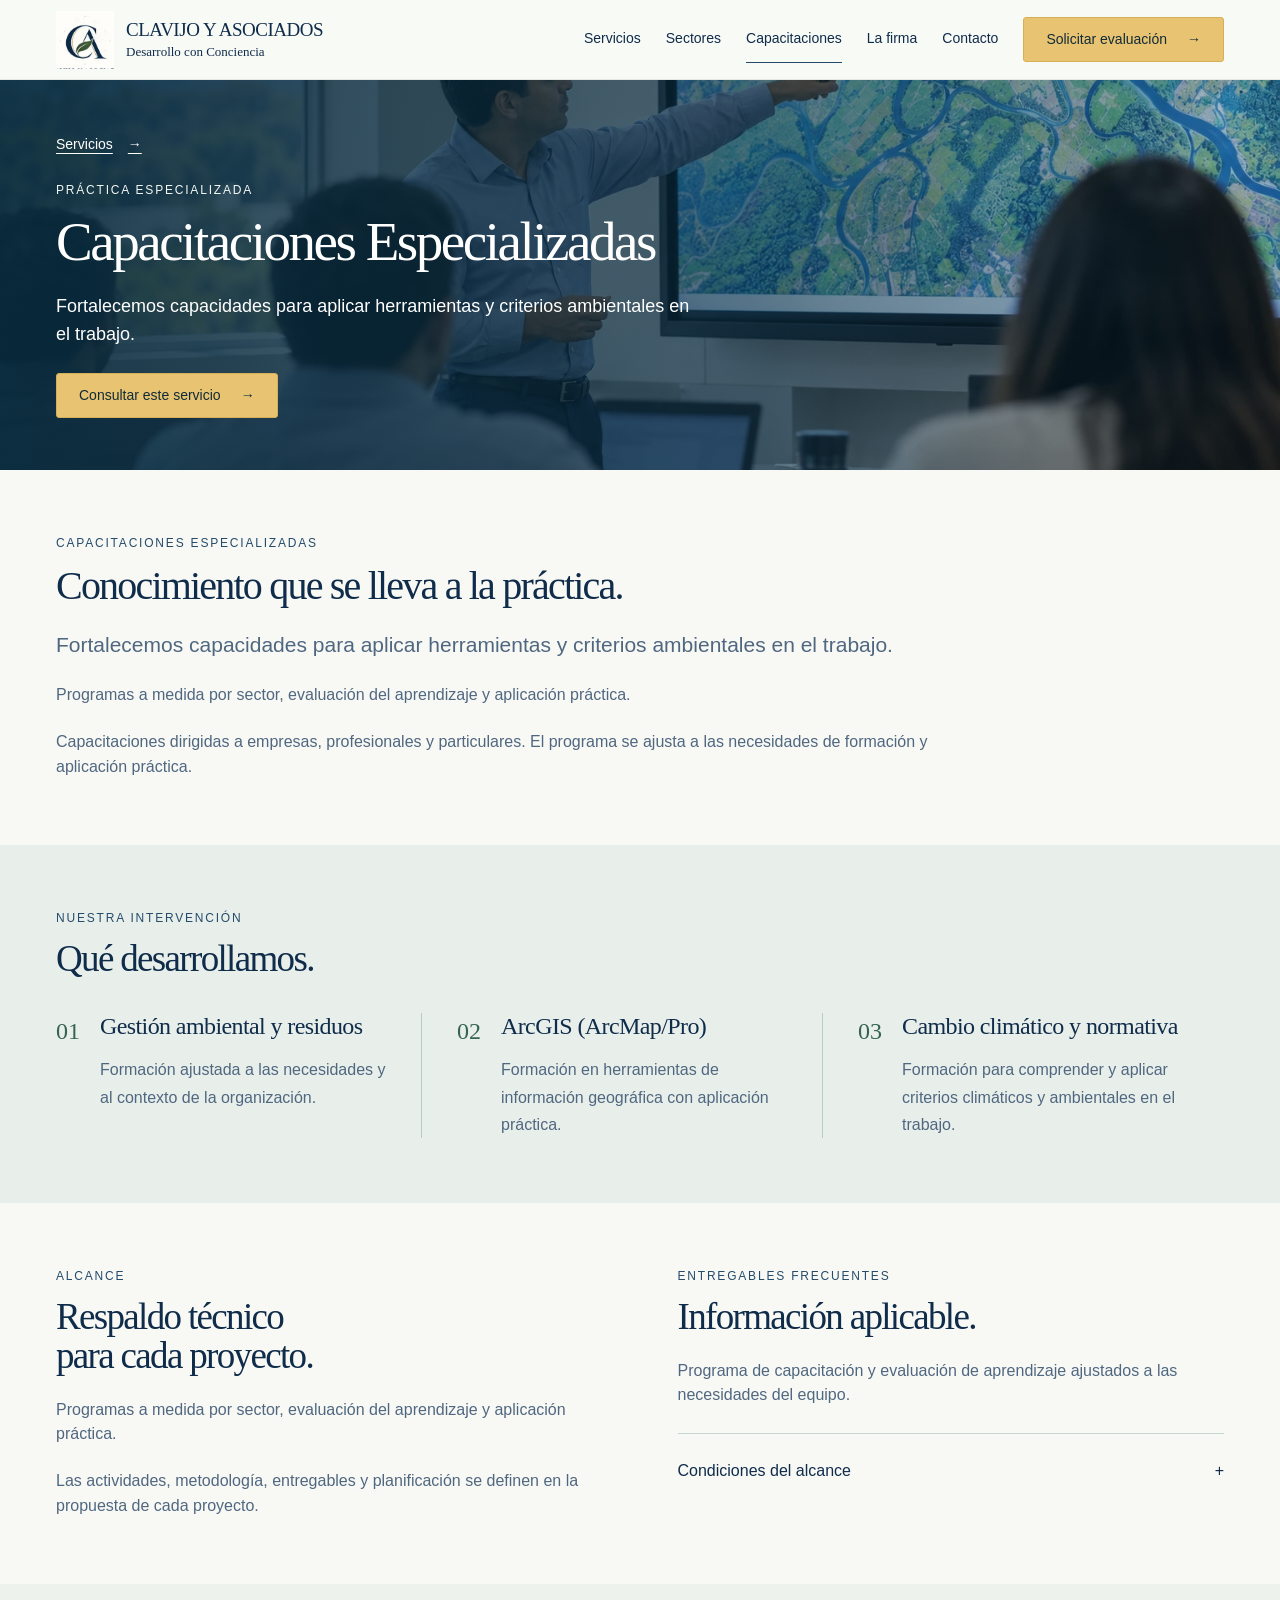
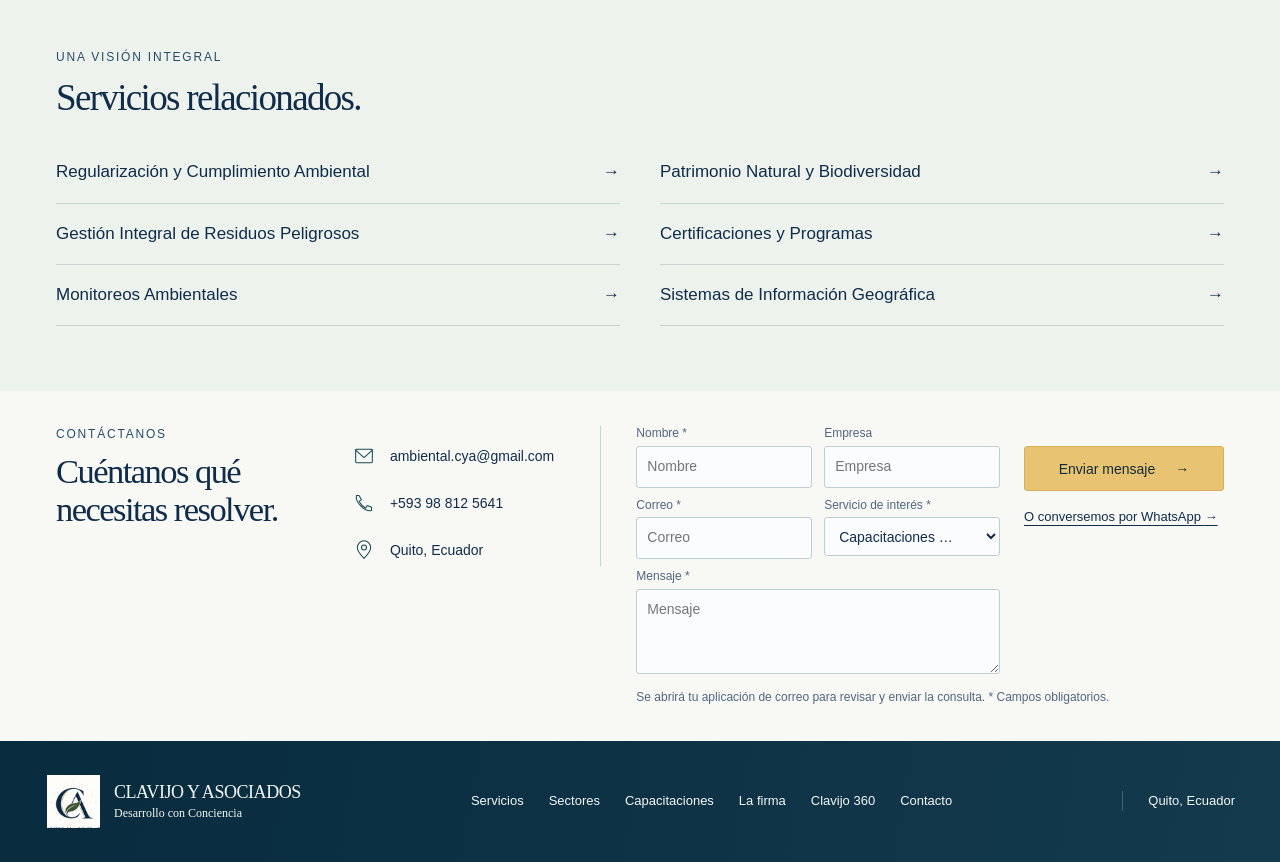
<file: servicios/capacitaciones/index.html>
<!doctype html><html lang="es"><head><meta charset="utf-8"><meta name="viewport" content="width=device-width,initial-scale=1">
<link rel="canonical" href="https://clavijo-asociados.github.io/ca_solucionesambientales.github.io/servicios/capacitaciones/">
<meta property="og:url" content="https://clavijo-asociados.github.io/ca_solucionesambientales.github.io/servicios/capacitaciones/"><title>Capacitaciones Especializadas · Clavijo y Asociados</title><meta name="description" content="Fortalecemos capacidades para aplicar herramientas y criterios ambientales en el trabajo."><meta name="theme-color" content="#102f40"><meta property="og:title" content="Capacitaciones Especializadas · Clavijo y Asociados"><meta property="og:description" content="Fortalecemos capacidades para aplicar herramientas y criterios ambientales en el trabajo."><meta property="og:type" content="website"><meta property="og:locale" content="es_EC"><meta property="og:image" content="https://clavijo-asociados.github.io/ca_solucionesambientales.github.io/assets/images/social.jpg"><link rel="icon" href="../../assets/images/favicon-ca.png"><link rel="stylesheet" href="../../assets/css/styles.css?v=20261006">
<link rel="stylesheet" href="../../assets/css/clavijo360.css?v=20261123"><script src="../../assets/js/main.js" defer></script><script type="application/ld+json">{"@context": "https://schema.org", "@type": "Organization", "name": "Clavijo y Asociados", "slogan": "Desarrollo con Conciencia", "email": "ambiental.cya@gmail.com", "telephone": "+593988125641", "address": {"@type": "PostalAddress", "addressLocality": "Quito", "addressCountry": "EC"}, "areaServed": "Ecuador"}</script></head><body><a class="skip" href="#contenido">Saltar al contenido</a><header class="site-header"><div class="header-inner"><a class="brand" href="../../index.html" aria-label="Clavijo y Asociados, inicio"><img class="brand-logo" src="../../assets/images/logo-simbolo.webp" width="62" height="62" alt=""><span><strong>CLAVIJO Y ASOCIADOS</strong><small>Desarrollo con Conciencia</small></span></a><button class="menu-toggle" type="button" aria-expanded="false" aria-controls="navigation" aria-label="Abrir menú"><span></span><span></span><span></span></button><nav id="navigation" aria-label="Navegación principal"><a href="../../servicios/">Servicios</a><a href="../../index.html#sectores">Sectores</a><a href="../../servicios/capacitaciones/" aria-current="page">Capacitaciones</a><a href="../../index.html#firma">La firma</a><a href="#contacto">Contacto</a><a class="button gold" href="#contacto">Solicitar evaluación <span aria-hidden="true">→</span></a></nav></div></header><main id="contenido"><section class="service-hero"><img src="../../assets/images/technical-training.webp" alt="" width="1920" height="1080" fetchpriority="high"><div class="container"><a class="breadcrumb" href="../">Servicios <span aria-hidden="true">→</span></a><p class="eyebrow light">Práctica especializada</p><h1>Capacitaciones Especializadas</h1><p>Fortalecemos capacidades para aplicar herramientas y criterios ambientales en el trabajo.</p><a class="button gold" href="#contacto">Consultar este servicio <span aria-hidden="true">→</span></a></div></section><section class="service-introduction container section reveal"><p class="eyebrow">Capacitaciones Especializadas</p><h2>Conocimiento que se lleva a la práctica.</h2><p class="lead">Fortalecemos capacidades para aplicar herramientas y criterios ambientales en el trabajo.</p><p>Programas a medida por sector, evaluación del aprendizaje y aplicación práctica.</p><p>Capacitaciones dirigidas a empresas, profesionales y particulares. El programa se ajusta a las necesidades de formación y aplicación práctica.</p></section><section class="service-offerings section"><div class="container"><p class="eyebrow">Nuestra intervención</p><h2>Qué desarrollamos.</h2><div class="offering-list"><article class="offering reveal"><span class="offering-number">01</span><div><h3>Gestión ambiental y residuos</h3><p>Formación ajustada a las necesidades y al contexto de la organización.</p></div></article><article class="offering reveal"><span class="offering-number">02</span><div><h3>ArcGIS (ArcMap/Pro)</h3><p>Formación en herramientas de información geográfica con aplicación práctica.</p></div></article><article class="offering reveal"><span class="offering-number">03</span><div><h3>Cambio climático y normativa</h3><p>Formación para comprender y aplicar criterios climáticos y ambientales en el trabajo.</p></div></article></div></div></section><section class="scope-section section container"><div class="reveal"><p class="eyebrow">Alcance</p><h2>Respaldo técnico<br>para cada proyecto.</h2><p>Programas a medida por sector, evaluación del aprendizaje y aplicación práctica.</p><p>Las actividades, metodología, entregables y planificación se definen en la propuesta de cada proyecto.</p></div><div class="reveal"><p class="eyebrow">Entregables frecuentes</p><h2>Información aplicable.</h2><p>Programa de capacitación y evaluación de aprendizaje ajustados a las necesidades del equipo.</p><details><summary>Condiciones del alcance <span aria-hidden="true">+</span></summary><p>Los productos y actividades se acuerdan según las necesidades del proyecto. Los procedimientos de aprobación dependen de la autoridad competente y de los requisitos aplicables.</p></details></div></section><section class="service-related section"><div class="container"><p class="eyebrow">Una visión integral</p><h2>Servicios relacionados.</h2><div class="related-links"><a href="../regularizacion/">Regularización y Cumplimiento Ambiental <span aria-hidden="true">→</span></a><a href="../patrimonio/">Patrimonio Natural y Biodiversidad <span aria-hidden="true">→</span></a><a href="../residuos/">Gestión Integral de Residuos Peligrosos <span aria-hidden="true">→</span></a><a href="../certificaciones/">Certificaciones y Programas <span aria-hidden="true">→</span></a><a href="../monitoreos/">Monitoreos Ambientales <span aria-hidden="true">→</span></a><a href="../sig/">Sistemas de Información Geográfica <span aria-hidden="true">→</span></a></div></div></section><section class="contact" id="contacto"><div class="contact-grid container"><div class="contact-heading reveal"><p class="eyebrow">Contáctanos</p><h2>Cuéntanos qué<br>necesitas resolver.</h2></div><div class="contact-data reveal"><p><svg class="icon" viewBox="0 0 24 24" fill="none" stroke="currentColor" stroke-width="1.25" stroke-linecap="round" stroke-linejoin="round" aria-hidden="true"><rect x="2" y="4" width="20" height="16" rx="1"/><path d="m2 5 10 9L22 5"/></svg><a href="mailto:ambiental.cya@gmail.com">ambiental.cya@gmail.com</a></p><p><svg class="icon" viewBox="0 0 24 24" fill="none" stroke="currentColor" stroke-width="1.25" stroke-linecap="round" stroke-linejoin="round" aria-hidden="true"><path d="M6 3H3c-2 8 10 20 18 18v-4l-5-2-2 3c-4-2-6-4-8-8l3-2Z"/></svg><a href="https://wa.me/593988125641" target="_blank" rel="noopener noreferrer">+593 98 812 5641</a></p><p><svg class="icon" viewBox="0 0 24 24" fill="none" stroke="currentColor" stroke-width="1.25" stroke-linecap="round" stroke-linejoin="round" aria-hidden="true"><path d="M12 22S4 14 4 9a8 8 0 1 1 16 0c0 5-8 13-8 13Z"/><circle cx="12" cy="9" r="3"/></svg><span>Quito, Ecuador</span></p></div><form id="contact-form" class="contact-form reveal"><div class="form-fields"><div class="form-row"><div><label for="nombre">Nombre *</label><input id="nombre" name="nombre" autocomplete="name" placeholder="Nombre" required maxlength="100"></div><div><label for="empresa">Empresa</label><input id="empresa" name="empresa" autocomplete="organization" placeholder="Empresa" maxlength="150"></div></div><div class="form-row"><div><label for="email">Correo *</label><input id="email" name="email" type="email" autocomplete="email" placeholder="Correo" required maxlength="150"></div><div><label for="servicio">Servicio de interés *</label><select id="servicio" name="servicio" required><option value="">Servicio de interés</option><option>Regularización y Cumplimiento Ambiental</option><option>Patrimonio Natural y Biodiversidad</option><option>Gestión Integral de Residuos Peligrosos</option><option>Certificaciones y Programas</option><option>Monitoreos Ambientales</option><option>Sistemas de Información Geográfica</option><option selected>Capacitaciones Especializadas</option><option>Planes de manejo de Bosques y Vegetación Protectores</option><option>Declaratoria de Bosques y Vegetación Protectores</option><option>Adjudicación de tierras en BVP</option><option>GeoTech Linderos</option><option>Necesito orientación</option></select></div></div><label for="mensaje">Mensaje *</label><textarea id="mensaje" name="mensaje" placeholder="Mensaje" rows="3" required minlength="10" maxlength="2000"></textarea></div><div class="form-actions"><button type="submit" class="button gold" disabled aria-describedby="form-explanation">Enviar mensaje <span aria-hidden="true">→</span></button><a class="whatsapp-link" href="https://wa.me/593988125641" target="_blank" rel="noopener noreferrer">O conversemos por WhatsApp <span aria-hidden="true">→</span></a></div><p class="form-explanation" id="form-explanation">Se abrirá tu aplicación de correo para revisar y enviar la consulta. * Campos obligatorios.</p><p id="form-status" role="status" aria-live="polite"></p><a id="email-fallback" class="text-link" hidden>Abrir la consulta en mi aplicación de correo <span aria-hidden="true">→</span></a><noscript><p>Escríbenos directamente a <a href="mailto:ambiental.cya@gmail.com">ambiental.cya@gmail.com</a> o por WhatsApp.</p></noscript></form></div></section></main><footer class="site-footer"><div class="footer-inner"><a class="brand" href="../../index.html"><img class="brand-logo" src="../../assets/images/logo-simbolo.webp" width="62" height="62" alt=""><span><strong>CLAVIJO Y ASOCIADOS</strong><small>Desarrollo con Conciencia</small></span></a><nav aria-label="Navegación al pie"><a href="../../servicios/">Servicios</a><a href="../../index.html#sectores">Sectores</a><a href="../../servicios/capacitaciones/">Capacitaciones</a><a href="../../index.html#firma">La firma</a><a href="../../soluciones-tecnologicas/">Clavijo 360</a><a href="#contacto">Contacto</a></nav><p>Quito, Ecuador</p></div></footer></body></html>
</file>
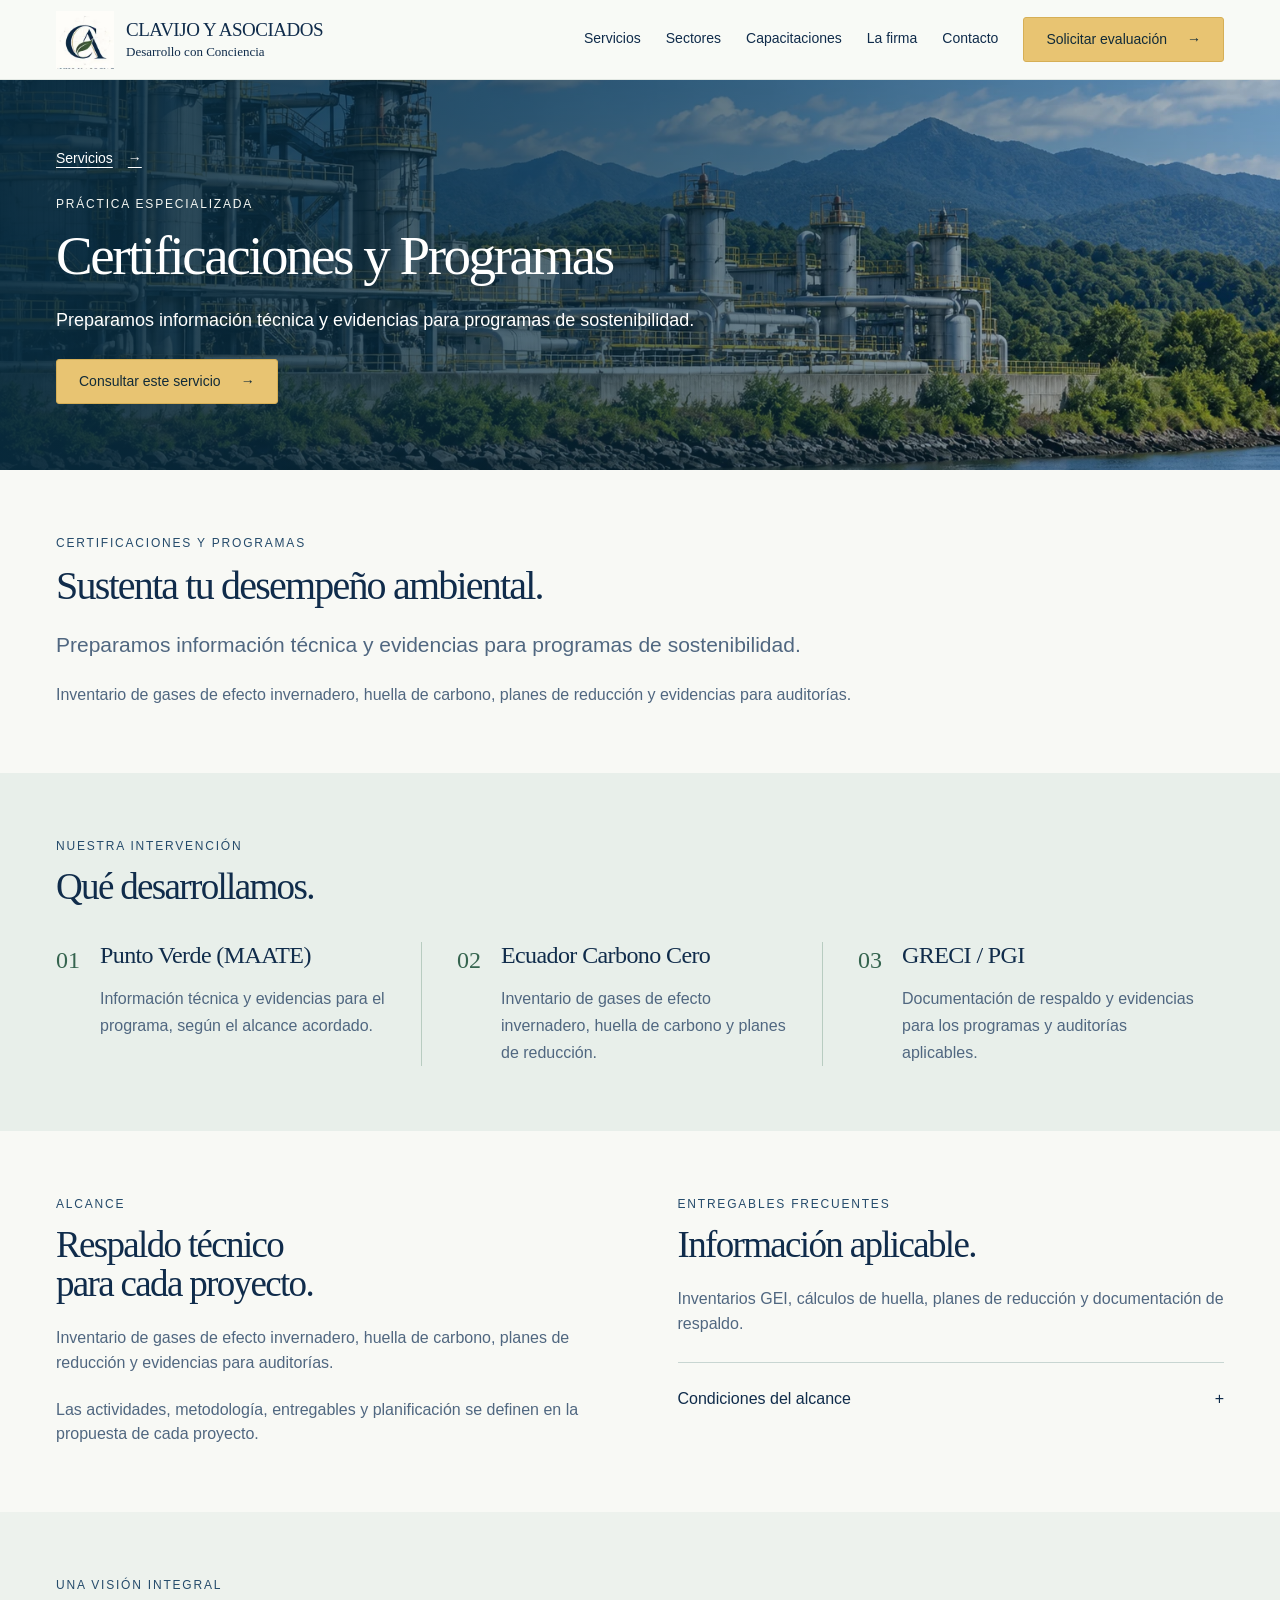
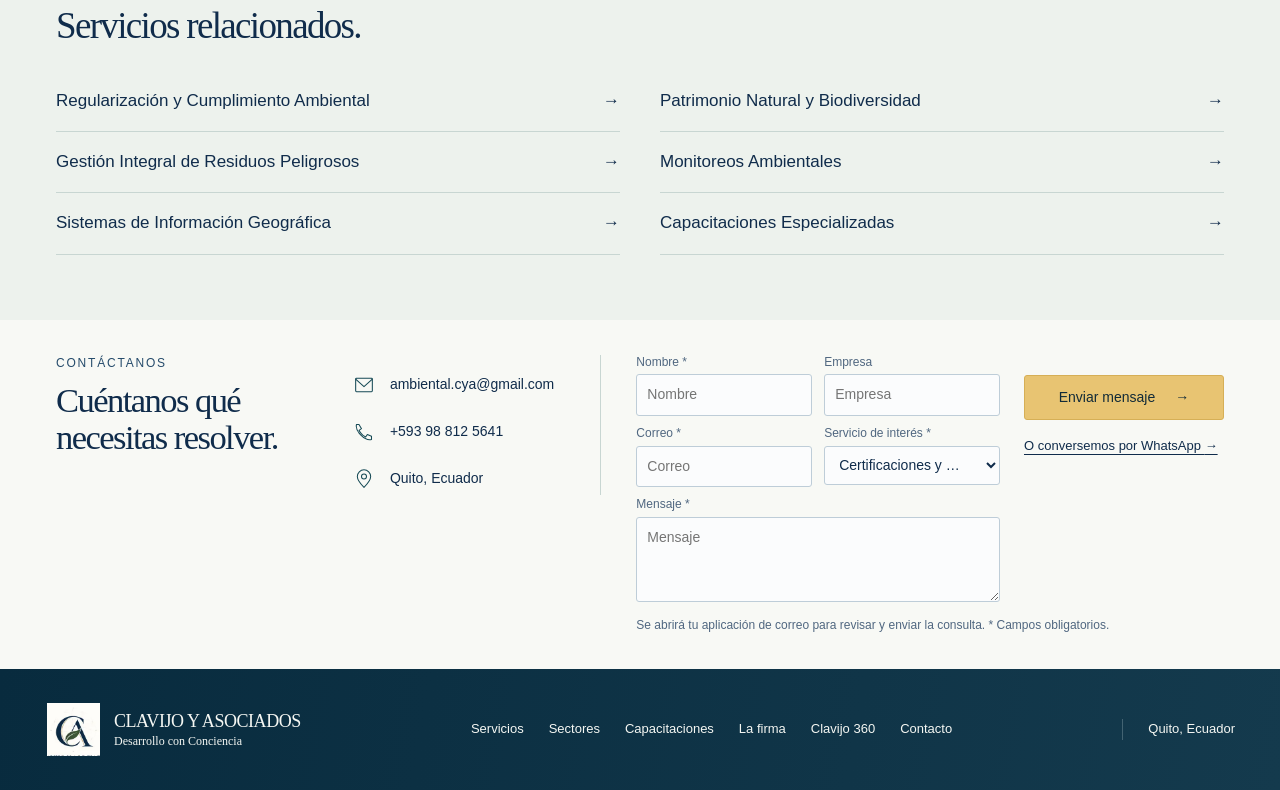
<file: servicios/certificaciones/index.html>
<!doctype html><html lang="es"><head><meta charset="utf-8"><meta name="viewport" content="width=device-width,initial-scale=1">
<link rel="canonical" href="https://clavijo-asociados.github.io/ca_solucionesambientales.github.io/servicios/certificaciones/">
<meta property="og:url" content="https://clavijo-asociados.github.io/ca_solucionesambientales.github.io/servicios/certificaciones/"><title>Certificaciones y Programas · Clavijo y Asociados</title><meta name="description" content="Preparamos información técnica y evidencias para programas de sostenibilidad."><meta name="theme-color" content="#102f40"><meta property="og:title" content="Certificaciones y Programas · Clavijo y Asociados"><meta property="og:description" content="Preparamos información técnica y evidencias para programas de sostenibilidad."><meta property="og:type" content="website"><meta property="og:locale" content="es_EC"><meta property="og:image" content="https://clavijo-asociados.github.io/ca_solucionesambientales.github.io/assets/images/social.jpg"><link rel="icon" href="../../assets/images/favicon-ca.png"><link rel="stylesheet" href="../../assets/css/styles.css?v=20261006">
<link rel="stylesheet" href="../../assets/css/clavijo360.css?v=20261123"><script src="../../assets/js/main.js" defer></script><script type="application/ld+json">{"@context": "https://schema.org", "@type": "Organization", "name": "Clavijo y Asociados", "slogan": "Desarrollo con Conciencia", "email": "ambiental.cya@gmail.com", "telephone": "+593988125641", "address": {"@type": "PostalAddress", "addressLocality": "Quito", "addressCountry": "EC"}, "areaServed": "Ecuador"}</script></head><body><a class="skip" href="#contenido">Saltar al contenido</a><header class="site-header"><div class="header-inner"><a class="brand" href="../../index.html" aria-label="Clavijo y Asociados, inicio"><img class="brand-logo" src="../../assets/images/logo-simbolo.webp" width="62" height="62" alt=""><span><strong>CLAVIJO Y ASOCIADOS</strong><small>Desarrollo con Conciencia</small></span></a><button class="menu-toggle" type="button" aria-expanded="false" aria-controls="navigation" aria-label="Abrir menú"><span></span><span></span><span></span></button><nav id="navigation" aria-label="Navegación principal"><a href="../../servicios/">Servicios</a><a href="../../index.html#sectores">Sectores</a><a href="../../servicios/capacitaciones/">Capacitaciones</a><a href="../../index.html#firma">La firma</a><a href="#contacto">Contacto</a><a class="button gold" href="#contacto">Solicitar evaluación <span aria-hidden="true">→</span></a></nav></div></header><main id="contenido"><section class="service-hero"><img src="../../assets/images/industrial-operation.webp" alt="" width="1920" height="1080" fetchpriority="high"><div class="container"><a class="breadcrumb" href="../">Servicios <span aria-hidden="true">→</span></a><p class="eyebrow light">Práctica especializada</p><h1>Certificaciones y Programas</h1><p>Preparamos información técnica y evidencias para programas de sostenibilidad.</p><a class="button gold" href="#contacto">Consultar este servicio <span aria-hidden="true">→</span></a></div></section><section class="service-introduction container section reveal"><p class="eyebrow">Certificaciones y Programas</p><h2>Sustenta tu desempeño ambiental.</h2><p class="lead">Preparamos información técnica y evidencias para programas de sostenibilidad.</p><p>Inventario de gases de efecto invernadero, huella de carbono, planes de reducción y evidencias para auditorías.</p></section><section class="service-offerings section"><div class="container"><p class="eyebrow">Nuestra intervención</p><h2>Qué desarrollamos.</h2><div class="offering-list"><article class="offering reveal"><span class="offering-number">01</span><div><h3>Punto Verde (MAATE)</h3><p>Información técnica y evidencias para el programa, según el alcance acordado.</p></div></article><article class="offering reveal"><span class="offering-number">02</span><div><h3>Ecuador Carbono Cero</h3><p>Inventario de gases de efecto invernadero, huella de carbono y planes de reducción.</p></div></article><article class="offering reveal"><span class="offering-number">03</span><div><h3>GRECI / PGI</h3><p>Documentación de respaldo y evidencias para los programas y auditorías aplicables.</p></div></article></div></div></section><section class="scope-section section container"><div class="reveal"><p class="eyebrow">Alcance</p><h2>Respaldo técnico<br>para cada proyecto.</h2><p>Inventario de gases de efecto invernadero, huella de carbono, planes de reducción y evidencias para auditorías.</p><p>Las actividades, metodología, entregables y planificación se definen en la propuesta de cada proyecto.</p></div><div class="reveal"><p class="eyebrow">Entregables frecuentes</p><h2>Información aplicable.</h2><p>Inventarios GEI, cálculos de huella, planes de reducción y documentación de respaldo.</p><details><summary>Condiciones del alcance <span aria-hidden="true">+</span></summary><p>Los productos y actividades se acuerdan según las necesidades del proyecto. Los procedimientos de aprobación dependen de la autoridad competente y de los requisitos aplicables.</p></details></div></section><section class="service-related section"><div class="container"><p class="eyebrow">Una visión integral</p><h2>Servicios relacionados.</h2><div class="related-links"><a href="../regularizacion/">Regularización y Cumplimiento Ambiental <span aria-hidden="true">→</span></a><a href="../patrimonio/">Patrimonio Natural y Biodiversidad <span aria-hidden="true">→</span></a><a href="../residuos/">Gestión Integral de Residuos Peligrosos <span aria-hidden="true">→</span></a><a href="../monitoreos/">Monitoreos Ambientales <span aria-hidden="true">→</span></a><a href="../sig/">Sistemas de Información Geográfica <span aria-hidden="true">→</span></a><a href="../capacitaciones/">Capacitaciones Especializadas <span aria-hidden="true">→</span></a></div></div></section><section class="contact" id="contacto"><div class="contact-grid container"><div class="contact-heading reveal"><p class="eyebrow">Contáctanos</p><h2>Cuéntanos qué<br>necesitas resolver.</h2></div><div class="contact-data reveal"><p><svg class="icon" viewBox="0 0 24 24" fill="none" stroke="currentColor" stroke-width="1.25" stroke-linecap="round" stroke-linejoin="round" aria-hidden="true"><rect x="2" y="4" width="20" height="16" rx="1"/><path d="m2 5 10 9L22 5"/></svg><a href="mailto:ambiental.cya@gmail.com">ambiental.cya@gmail.com</a></p><p><svg class="icon" viewBox="0 0 24 24" fill="none" stroke="currentColor" stroke-width="1.25" stroke-linecap="round" stroke-linejoin="round" aria-hidden="true"><path d="M6 3H3c-2 8 10 20 18 18v-4l-5-2-2 3c-4-2-6-4-8-8l3-2Z"/></svg><a href="https://wa.me/593988125641" target="_blank" rel="noopener noreferrer">+593 98 812 5641</a></p><p><svg class="icon" viewBox="0 0 24 24" fill="none" stroke="currentColor" stroke-width="1.25" stroke-linecap="round" stroke-linejoin="round" aria-hidden="true"><path d="M12 22S4 14 4 9a8 8 0 1 1 16 0c0 5-8 13-8 13Z"/><circle cx="12" cy="9" r="3"/></svg><span>Quito, Ecuador</span></p></div><form id="contact-form" class="contact-form reveal"><div class="form-fields"><div class="form-row"><div><label for="nombre">Nombre *</label><input id="nombre" name="nombre" autocomplete="name" placeholder="Nombre" required maxlength="100"></div><div><label for="empresa">Empresa</label><input id="empresa" name="empresa" autocomplete="organization" placeholder="Empresa" maxlength="150"></div></div><div class="form-row"><div><label for="email">Correo *</label><input id="email" name="email" type="email" autocomplete="email" placeholder="Correo" required maxlength="150"></div><div><label for="servicio">Servicio de interés *</label><select id="servicio" name="servicio" required><option value="">Servicio de interés</option><option>Regularización y Cumplimiento Ambiental</option><option>Patrimonio Natural y Biodiversidad</option><option>Gestión Integral de Residuos Peligrosos</option><option selected>Certificaciones y Programas</option><option>Monitoreos Ambientales</option><option>Sistemas de Información Geográfica</option><option>Capacitaciones Especializadas</option><option>Planes de manejo de Bosques y Vegetación Protectores</option><option>Declaratoria de Bosques y Vegetación Protectores</option><option>Adjudicación de tierras en BVP</option><option>GeoTech Linderos</option><option>Necesito orientación</option></select></div></div><label for="mensaje">Mensaje *</label><textarea id="mensaje" name="mensaje" placeholder="Mensaje" rows="3" required minlength="10" maxlength="2000"></textarea></div><div class="form-actions"><button type="submit" class="button gold" disabled aria-describedby="form-explanation">Enviar mensaje <span aria-hidden="true">→</span></button><a class="whatsapp-link" href="https://wa.me/593988125641" target="_blank" rel="noopener noreferrer">O conversemos por WhatsApp <span aria-hidden="true">→</span></a></div><p class="form-explanation" id="form-explanation">Se abrirá tu aplicación de correo para revisar y enviar la consulta. * Campos obligatorios.</p><p id="form-status" role="status" aria-live="polite"></p><a id="email-fallback" class="text-link" hidden>Abrir la consulta en mi aplicación de correo <span aria-hidden="true">→</span></a><noscript><p>Escríbenos directamente a <a href="mailto:ambiental.cya@gmail.com">ambiental.cya@gmail.com</a> o por WhatsApp.</p></noscript></form></div></section></main><footer class="site-footer"><div class="footer-inner"><a class="brand" href="../../index.html"><img class="brand-logo" src="../../assets/images/logo-simbolo.webp" width="62" height="62" alt=""><span><strong>CLAVIJO Y ASOCIADOS</strong><small>Desarrollo con Conciencia</small></span></a><nav aria-label="Navegación al pie"><a href="../../servicios/">Servicios</a><a href="../../index.html#sectores">Sectores</a><a href="../../servicios/capacitaciones/">Capacitaciones</a><a href="../../index.html#firma">La firma</a><a href="../../soluciones-tecnologicas/">Clavijo 360</a><a href="#contacto">Contacto</a></nav><p>Quito, Ecuador</p></div></footer></body></html>
</file>
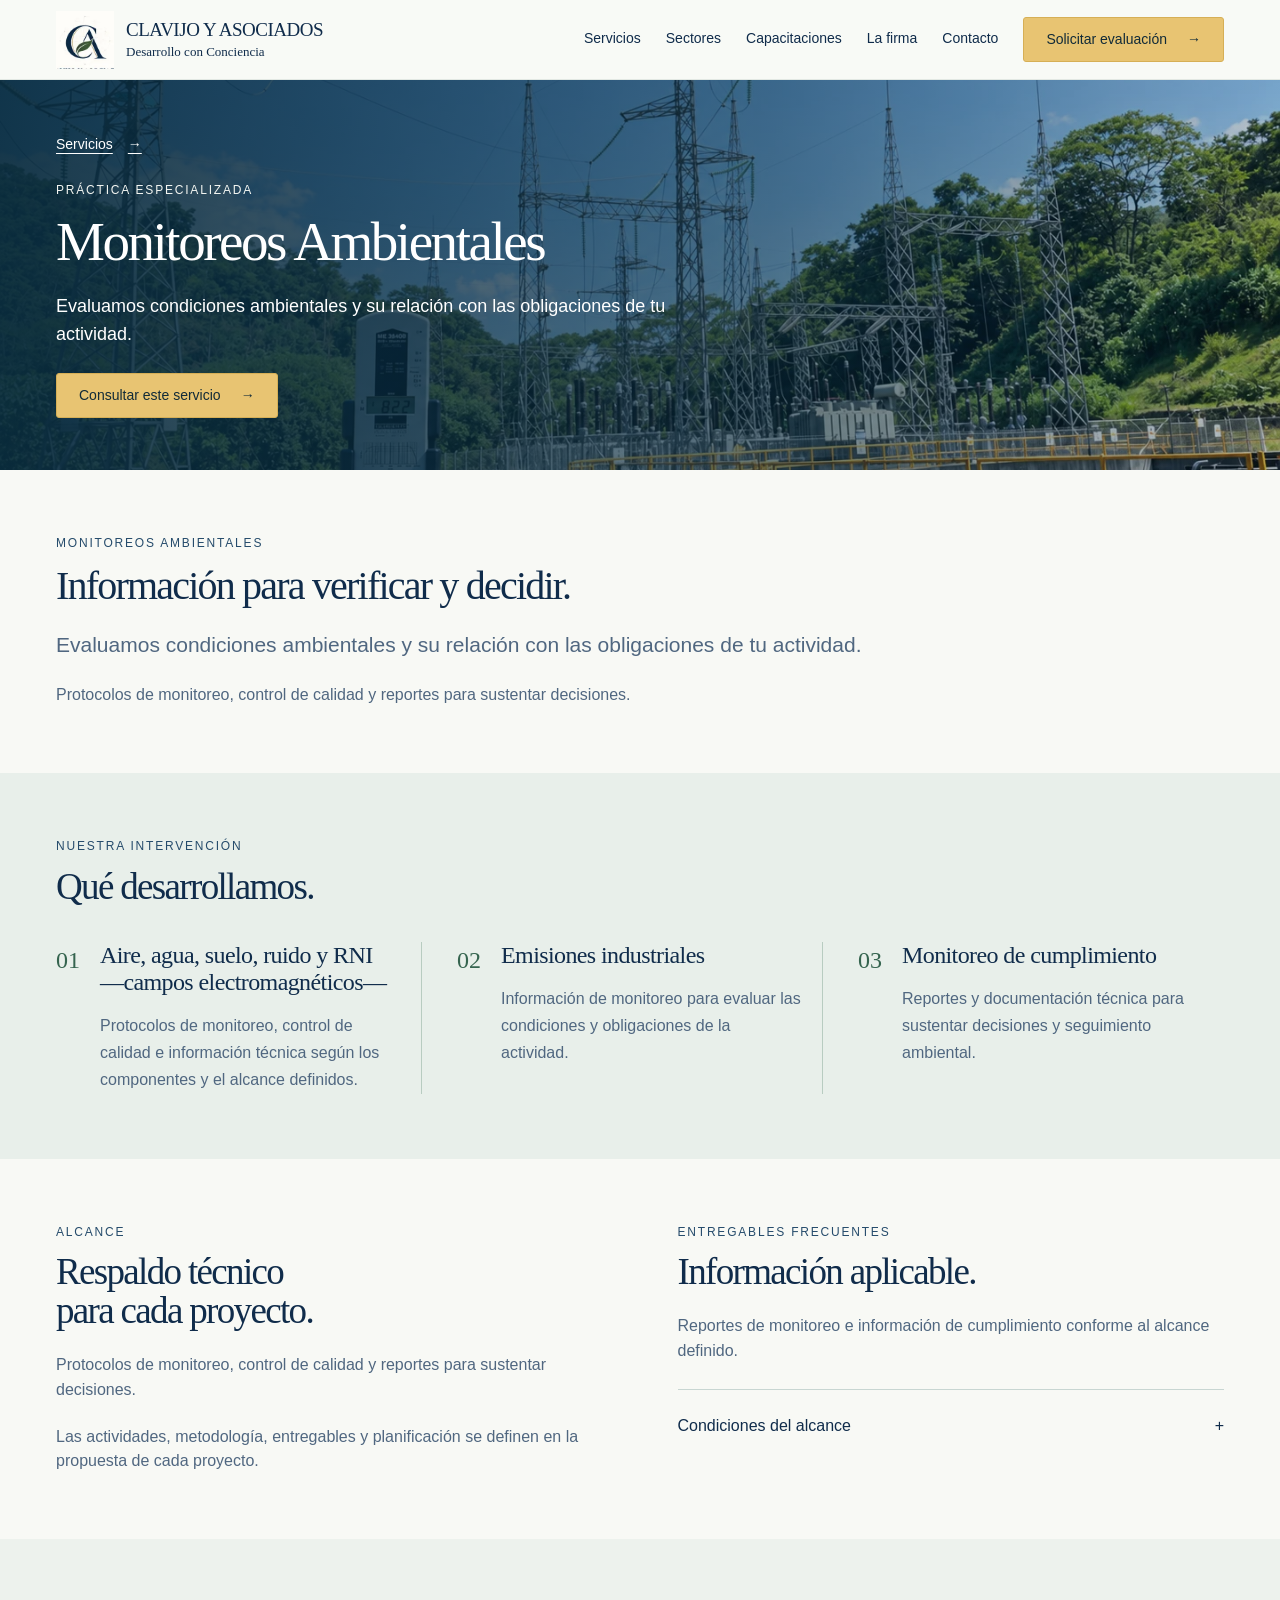
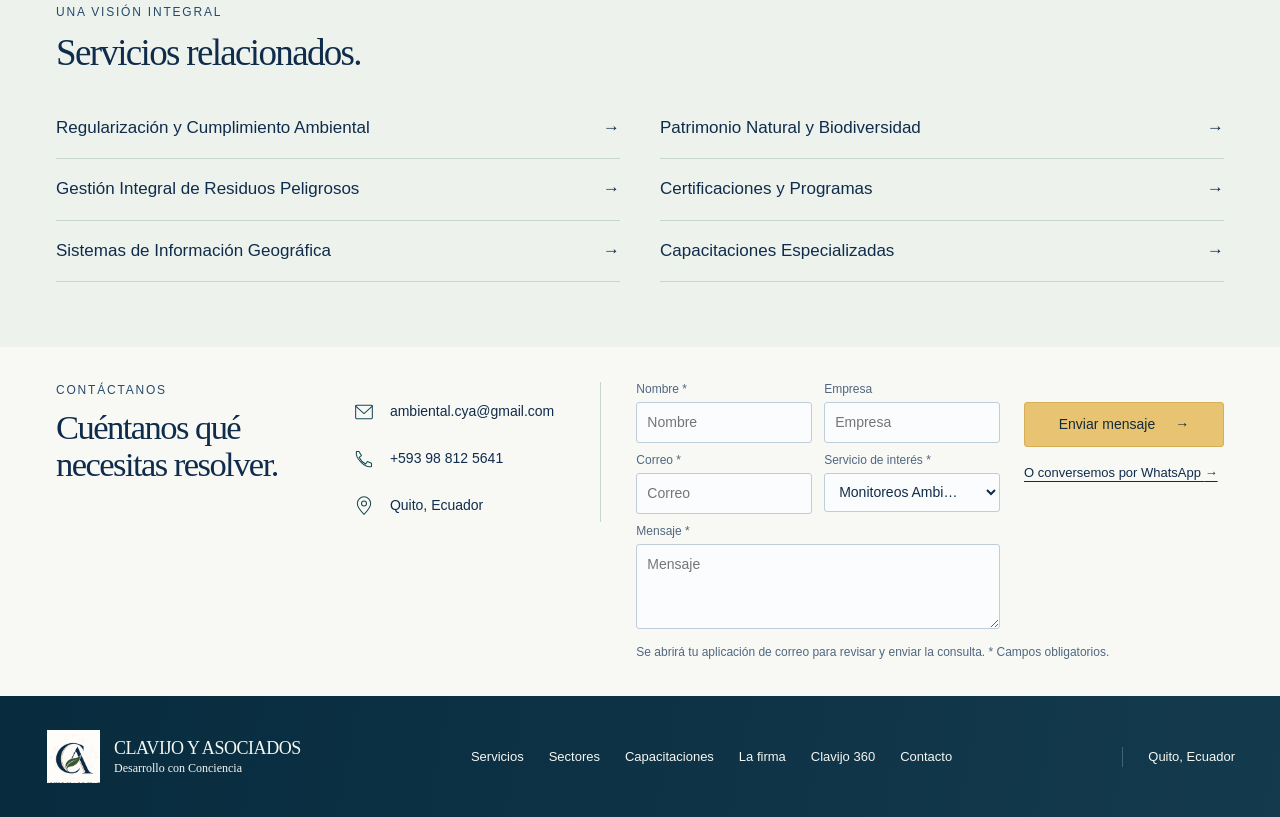
<file: servicios/monitoreos/index.html>
<!doctype html><html lang="es"><head><meta charset="utf-8"><meta name="viewport" content="width=device-width,initial-scale=1">
<link rel="canonical" href="https://clavijo-asociados.github.io/ca_solucionesambientales.github.io/servicios/monitoreos/">
<meta property="og:url" content="https://clavijo-asociados.github.io/ca_solucionesambientales.github.io/servicios/monitoreos/"><title>Monitoreos Ambientales · Clavijo y Asociados</title><meta name="description" content="Evaluamos condiciones ambientales y su relación con las obligaciones de tu actividad."><meta name="theme-color" content="#102f40"><meta property="og:title" content="Monitoreos Ambientales · Clavijo y Asociados"><meta property="og:description" content="Evaluamos condiciones ambientales y su relación con las obligaciones de tu actividad."><meta property="og:type" content="website"><meta property="og:locale" content="es_EC"><meta property="og:image" content="https://clavijo-asociados.github.io/ca_solucionesambientales.github.io/assets/images/social.jpg"><link rel="icon" href="../../assets/images/favicon-ca.png"><link rel="stylesheet" href="../../assets/css/styles.css?v=20261006">
<link rel="stylesheet" href="../../assets/css/clavijo360.css?v=20261123"><script src="../../assets/js/main.js" defer></script><script type="application/ld+json">{"@context": "https://schema.org", "@type": "Organization", "name": "Clavijo y Asociados", "slogan": "Desarrollo con Conciencia", "email": "ambiental.cya@gmail.com", "telephone": "+593988125641", "address": {"@type": "PostalAddress", "addressLocality": "Quito", "addressCountry": "EC"}, "areaServed": "Ecuador"}</script></head><body><a class="skip" href="#contenido">Saltar al contenido</a><header class="site-header"><div class="header-inner"><a class="brand" href="../../index.html" aria-label="Clavijo y Asociados, inicio"><img class="brand-logo" src="../../assets/images/logo-simbolo.webp" width="62" height="62" alt=""><span><strong>CLAVIJO Y ASOCIADOS</strong><small>Desarrollo con Conciencia</small></span></a><button class="menu-toggle" type="button" aria-expanded="false" aria-controls="navigation" aria-label="Abrir menú"><span></span><span></span><span></span></button><nav id="navigation" aria-label="Navegación principal"><a href="../../servicios/">Servicios</a><a href="../../index.html#sectores">Sectores</a><a href="../../servicios/capacitaciones/">Capacitaciones</a><a href="../../index.html#firma">La firma</a><a href="#contacto">Contacto</a><a class="button gold" href="#contacto">Solicitar evaluación <span aria-hidden="true">→</span></a></nav></div></header><main id="contenido"><section class="service-hero"><img src="../../assets/images/monitoreos.webp" alt="" width="1920" height="1080" fetchpriority="high"><div class="container"><a class="breadcrumb" href="../">Servicios <span aria-hidden="true">→</span></a><p class="eyebrow light">Práctica especializada</p><h1>Monitoreos Ambientales</h1><p>Evaluamos condiciones ambientales y su relación con las obligaciones de tu actividad.</p><a class="button gold" href="#contacto">Consultar este servicio <span aria-hidden="true">→</span></a></div></section><section class="service-introduction container section reveal"><p class="eyebrow">Monitoreos Ambientales</p><h2>Información para verificar y decidir.</h2><p class="lead">Evaluamos condiciones ambientales y su relación con las obligaciones de tu actividad.</p><p>Protocolos de monitoreo, control de calidad y reportes para sustentar decisiones.</p></section><section class="service-offerings section"><div class="container"><p class="eyebrow">Nuestra intervención</p><h2>Qué desarrollamos.</h2><div class="offering-list"><article class="offering reveal"><span class="offering-number">01</span><div><h3>Aire, agua, suelo, ruido y RNI —campos electromagnéticos—</h3><p>Protocolos de monitoreo, control de calidad e información técnica según los componentes y el alcance definidos.</p></div></article><article class="offering reveal"><span class="offering-number">02</span><div><h3>Emisiones industriales</h3><p>Información de monitoreo para evaluar las condiciones y obligaciones de la actividad.</p></div></article><article class="offering reveal"><span class="offering-number">03</span><div><h3>Monitoreo de cumplimiento</h3><p>Reportes y documentación técnica para sustentar decisiones y seguimiento ambiental.</p></div></article></div></div></section><section class="scope-section section container"><div class="reveal"><p class="eyebrow">Alcance</p><h2>Respaldo técnico<br>para cada proyecto.</h2><p>Protocolos de monitoreo, control de calidad y reportes para sustentar decisiones.</p><p>Las actividades, metodología, entregables y planificación se definen en la propuesta de cada proyecto.</p></div><div class="reveal"><p class="eyebrow">Entregables frecuentes</p><h2>Información aplicable.</h2><p>Reportes de monitoreo e información de cumplimiento conforme al alcance definido.</p><details><summary>Condiciones del alcance <span aria-hidden="true">+</span></summary><p>Los productos y actividades se acuerdan según las necesidades del proyecto. Los procedimientos de aprobación dependen de la autoridad competente y de los requisitos aplicables.</p></details></div></section><section class="service-related section"><div class="container"><p class="eyebrow">Una visión integral</p><h2>Servicios relacionados.</h2><div class="related-links"><a href="../regularizacion/">Regularización y Cumplimiento Ambiental <span aria-hidden="true">→</span></a><a href="../patrimonio/">Patrimonio Natural y Biodiversidad <span aria-hidden="true">→</span></a><a href="../residuos/">Gestión Integral de Residuos Peligrosos <span aria-hidden="true">→</span></a><a href="../certificaciones/">Certificaciones y Programas <span aria-hidden="true">→</span></a><a href="../sig/">Sistemas de Información Geográfica <span aria-hidden="true">→</span></a><a href="../capacitaciones/">Capacitaciones Especializadas <span aria-hidden="true">→</span></a></div></div></section><section class="contact" id="contacto"><div class="contact-grid container"><div class="contact-heading reveal"><p class="eyebrow">Contáctanos</p><h2>Cuéntanos qué<br>necesitas resolver.</h2></div><div class="contact-data reveal"><p><svg class="icon" viewBox="0 0 24 24" fill="none" stroke="currentColor" stroke-width="1.25" stroke-linecap="round" stroke-linejoin="round" aria-hidden="true"><rect x="2" y="4" width="20" height="16" rx="1"/><path d="m2 5 10 9L22 5"/></svg><a href="mailto:ambiental.cya@gmail.com">ambiental.cya@gmail.com</a></p><p><svg class="icon" viewBox="0 0 24 24" fill="none" stroke="currentColor" stroke-width="1.25" stroke-linecap="round" stroke-linejoin="round" aria-hidden="true"><path d="M6 3H3c-2 8 10 20 18 18v-4l-5-2-2 3c-4-2-6-4-8-8l3-2Z"/></svg><a href="https://wa.me/593988125641" target="_blank" rel="noopener noreferrer">+593 98 812 5641</a></p><p><svg class="icon" viewBox="0 0 24 24" fill="none" stroke="currentColor" stroke-width="1.25" stroke-linecap="round" stroke-linejoin="round" aria-hidden="true"><path d="M12 22S4 14 4 9a8 8 0 1 1 16 0c0 5-8 13-8 13Z"/><circle cx="12" cy="9" r="3"/></svg><span>Quito, Ecuador</span></p></div><form id="contact-form" class="contact-form reveal"><div class="form-fields"><div class="form-row"><div><label for="nombre">Nombre *</label><input id="nombre" name="nombre" autocomplete="name" placeholder="Nombre" required maxlength="100"></div><div><label for="empresa">Empresa</label><input id="empresa" name="empresa" autocomplete="organization" placeholder="Empresa" maxlength="150"></div></div><div class="form-row"><div><label for="email">Correo *</label><input id="email" name="email" type="email" autocomplete="email" placeholder="Correo" required maxlength="150"></div><div><label for="servicio">Servicio de interés *</label><select id="servicio" name="servicio" required><option value="">Servicio de interés</option><option>Regularización y Cumplimiento Ambiental</option><option>Patrimonio Natural y Biodiversidad</option><option>Gestión Integral de Residuos Peligrosos</option><option>Certificaciones y Programas</option><option selected>Monitoreos Ambientales</option><option>Sistemas de Información Geográfica</option><option>Capacitaciones Especializadas</option><option>Planes de manejo de Bosques y Vegetación Protectores</option><option>Declaratoria de Bosques y Vegetación Protectores</option><option>Adjudicación de tierras en BVP</option><option>GeoTech Linderos</option><option>Necesito orientación</option></select></div></div><label for="mensaje">Mensaje *</label><textarea id="mensaje" name="mensaje" placeholder="Mensaje" rows="3" required minlength="10" maxlength="2000"></textarea></div><div class="form-actions"><button type="submit" class="button gold" disabled aria-describedby="form-explanation">Enviar mensaje <span aria-hidden="true">→</span></button><a class="whatsapp-link" href="https://wa.me/593988125641" target="_blank" rel="noopener noreferrer">O conversemos por WhatsApp <span aria-hidden="true">→</span></a></div><p class="form-explanation" id="form-explanation">Se abrirá tu aplicación de correo para revisar y enviar la consulta. * Campos obligatorios.</p><p id="form-status" role="status" aria-live="polite"></p><a id="email-fallback" class="text-link" hidden>Abrir la consulta en mi aplicación de correo <span aria-hidden="true">→</span></a><noscript><p>Escríbenos directamente a <a href="mailto:ambiental.cya@gmail.com">ambiental.cya@gmail.com</a> o por WhatsApp.</p></noscript></form></div></section></main><footer class="site-footer"><div class="footer-inner"><a class="brand" href="../../index.html"><img class="brand-logo" src="../../assets/images/logo-simbolo.webp" width="62" height="62" alt=""><span><strong>CLAVIJO Y ASOCIADOS</strong><small>Desarrollo con Conciencia</small></span></a><nav aria-label="Navegación al pie"><a href="../../servicios/">Servicios</a><a href="../../index.html#sectores">Sectores</a><a href="../../servicios/capacitaciones/">Capacitaciones</a><a href="../../index.html#firma">La firma</a><a href="../../soluciones-tecnologicas/">Clavijo 360</a><a href="#contacto">Contacto</a></nav><p>Quito, Ecuador</p></div></footer></body></html>
</file>
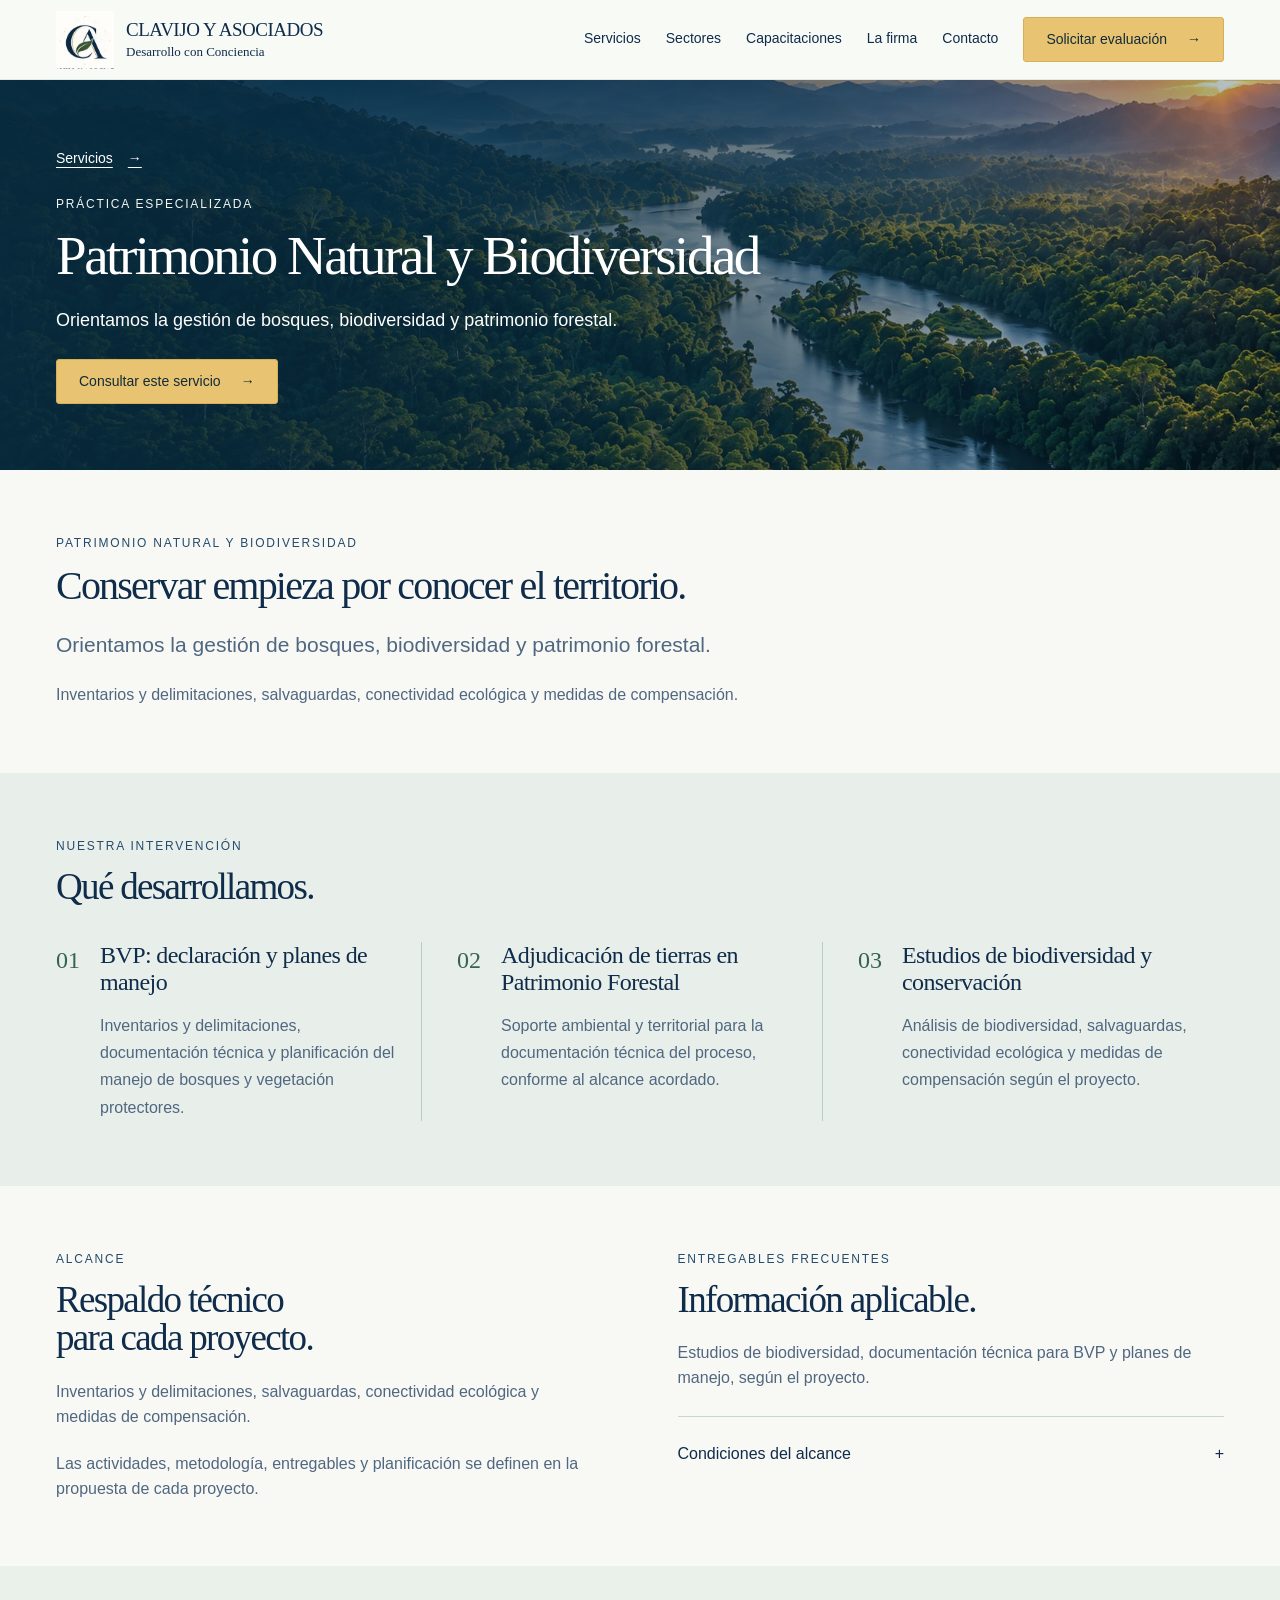
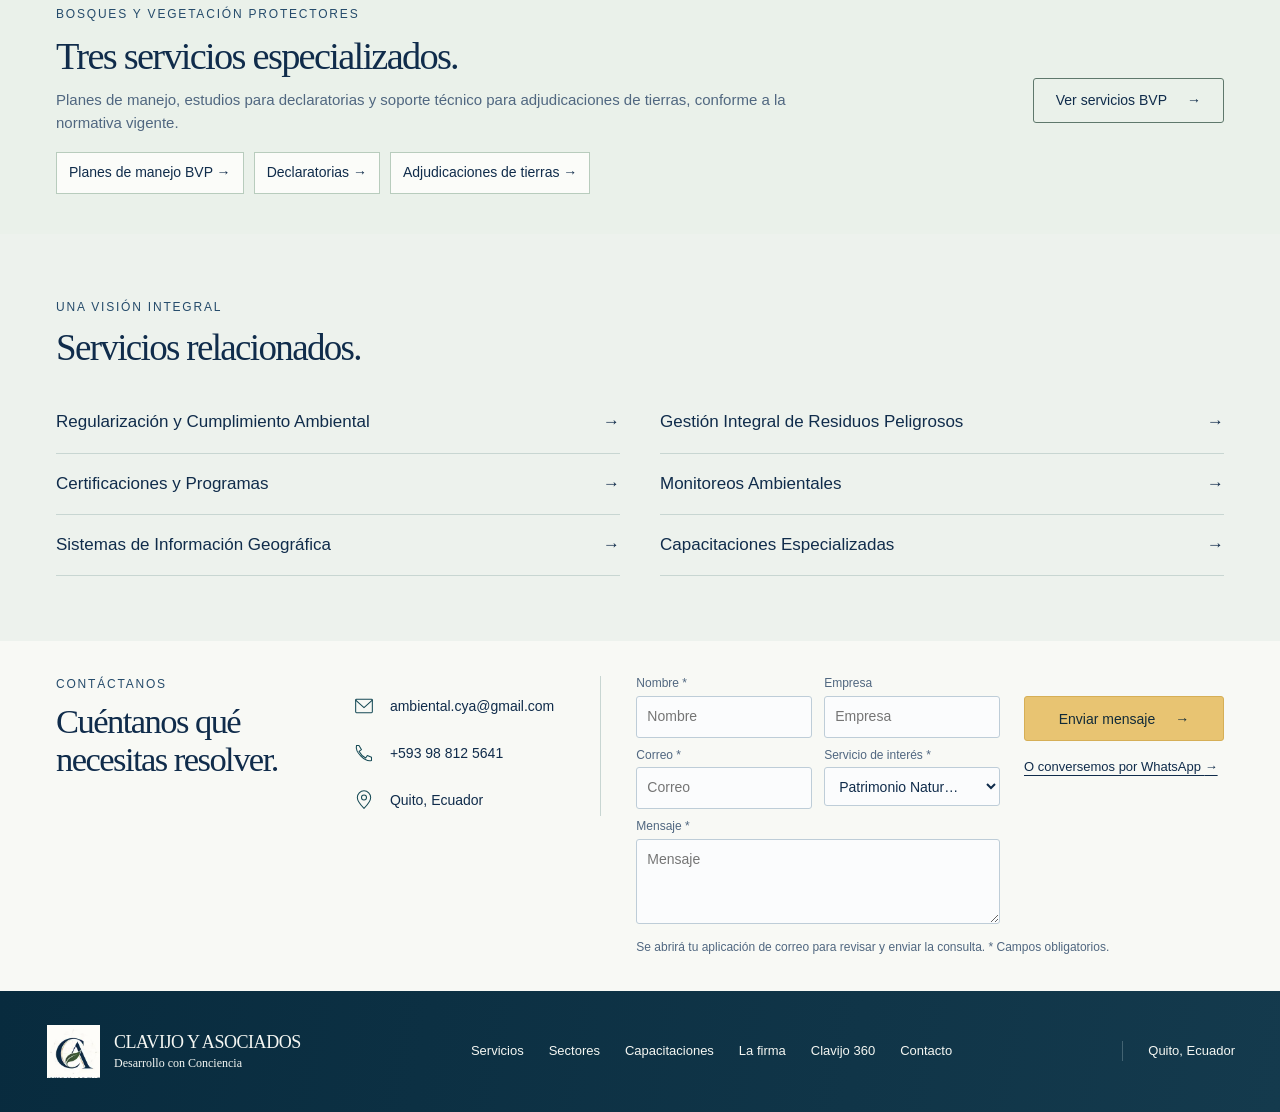
<file: servicios/patrimonio/index.html>
<!doctype html><html lang="es"><head><meta charset="utf-8"><meta name="viewport" content="width=device-width,initial-scale=1">
<link rel="canonical" href="https://clavijo-asociados.github.io/ca_solucionesambientales.github.io/servicios/patrimonio/">
<meta property="og:url" content="https://clavijo-asociados.github.io/ca_solucionesambientales.github.io/servicios/patrimonio/"><title>Bosques y Vegetación Protectores y biodiversidad | Clavijo y Asociados</title><meta name="description" content="Asesoría técnica en bosques y vegetación protectores, planes de manejo BVP, declaratorias, adjudicaciones de tierras y biodiversidad en Ecuador."><meta name="theme-color" content="#102f40"><meta property="og:title" content="Bosques y Vegetación Protectores y biodiversidad | Clavijo y Asociados"><meta property="og:description" content="Asesoría técnica en bosques y vegetación protectores, planes de manejo BVP, declaratorias, adjudicaciones de tierras y biodiversidad en Ecuador."><meta property="og:type" content="website"><meta property="og:locale" content="es_EC"><meta property="og:image" content="https://clavijo-asociados.github.io/ca_solucionesambientales.github.io/assets/images/social.jpg"><link rel="icon" href="../../assets/images/favicon-ca.png"><link rel="stylesheet" href="../../assets/css/styles.css?v=20261006">
<link rel="stylesheet" href="../../assets/css/clavijo360.css?v=20261123"><script src="../../assets/js/main.js" defer></script><script type="application/ld+json">{"@context": "https://schema.org", "@type": "Organization", "name": "Clavijo y Asociados", "slogan": "Desarrollo con Conciencia", "email": "ambiental.cya@gmail.com", "telephone": "+593988125641", "address": {"@type": "PostalAddress", "addressLocality": "Quito", "addressCountry": "EC"}, "areaServed": "Ecuador"}</script></head><body><a class="skip" href="#contenido">Saltar al contenido</a><header class="site-header"><div class="header-inner"><a class="brand" href="../../index.html" aria-label="Clavijo y Asociados, inicio"><img class="brand-logo" src="../../assets/images/logo-simbolo.webp" width="62" height="62" alt=""><span><strong>CLAVIJO Y ASOCIADOS</strong><small>Desarrollo con Conciencia</small></span></a><button class="menu-toggle" type="button" aria-expanded="false" aria-controls="navigation" aria-label="Abrir menú"><span></span><span></span><span></span></button><nav id="navigation" aria-label="Navegación principal"><a href="../../servicios/">Servicios</a><a href="../../index.html#sectores">Sectores</a><a href="../../servicios/capacitaciones/">Capacitaciones</a><a href="../../index.html#firma">La firma</a><a href="#contacto">Contacto</a><a class="button gold" href="#contacto">Solicitar evaluación <span aria-hidden="true">→</span></a></nav></div></header><main id="contenido"><section class="service-hero"><img src="../../assets/images/home-territory.webp" alt="" width="1920" height="1080" fetchpriority="high"><div class="container"><a class="breadcrumb" href="../">Servicios <span aria-hidden="true">→</span></a><p class="eyebrow light">Práctica especializada</p><h1>Patrimonio Natural y Biodiversidad</h1><p>Orientamos la gestión de bosques, biodiversidad y patrimonio forestal.</p><a class="button gold" href="#contacto">Consultar este servicio <span aria-hidden="true">→</span></a></div></section><section class="service-introduction container section reveal"><p class="eyebrow">Patrimonio Natural y Biodiversidad</p><h2>Conservar empieza por conocer el territorio.</h2><p class="lead">Orientamos la gestión de bosques, biodiversidad y patrimonio forestal.</p><p>Inventarios y delimitaciones, salvaguardas, conectividad ecológica y medidas de compensación.</p></section><section class="service-offerings section"><div class="container"><p class="eyebrow">Nuestra intervención</p><h2>Qué desarrollamos.</h2><div class="offering-list"><article class="offering reveal"><span class="offering-number">01</span><div><h3>BVP: declaración y planes de manejo</h3><p>Inventarios y delimitaciones, documentación técnica y planificación del manejo de bosques y vegetación protectores.</p></div></article><article class="offering reveal"><span class="offering-number">02</span><div><h3>Adjudicación de tierras en Patrimonio Forestal</h3><p>Soporte ambiental y territorial para la documentación técnica del proceso, conforme al alcance acordado.</p></div></article><article class="offering reveal"><span class="offering-number">03</span><div><h3>Estudios de biodiversidad y conservación</h3><p>Análisis de biodiversidad, salvaguardas, conectividad ecológica y medidas de compensación según el proyecto.</p></div></article></div></div></section><section class="scope-section section container"><div class="reveal"><p class="eyebrow">Alcance</p><h2>Respaldo técnico<br>para cada proyecto.</h2><p>Inventarios y delimitaciones, salvaguardas, conectividad ecológica y medidas de compensación.</p><p>Las actividades, metodología, entregables y planificación se definen en la propuesta de cada proyecto.</p></div><div class="reveal"><p class="eyebrow">Entregables frecuentes</p><h2>Información aplicable.</h2><p>Estudios de biodiversidad, documentación técnica para BVP y planes de manejo, según el proyecto.</p><details><summary>Condiciones del alcance <span aria-hidden="true">+</span></summary><p>Los productos y actividades se acuerdan según las necesidades del proyecto. Los procedimientos de aprobación dependen de la autoridad competente y de los requisitos aplicables.</p></details></div></section><section class="c360-inline"><div class="container"><div><p class="eyebrow">Bosques y Vegetación Protectores</p><h2>Tres servicios especializados.</h2><p>Planes de manejo, estudios para declaratorias y soporte técnico para adjudicaciones de tierras, conforme a la normativa vigente.</p><div class="c360-mini-links"><a href="../bvp/planes-manejo/">Planes de manejo BVP →</a><a href="../bvp/declaratoria/">Declaratorias →</a><a href="../bvp/adjudicaciones/">Adjudicaciones de tierras →</a></div></div><a class="button outline" href="../bvp/">Ver servicios BVP <span aria-hidden="true">→</span></a></div></section><section class="service-related section"><div class="container"><p class="eyebrow">Una visión integral</p><h2>Servicios relacionados.</h2><div class="related-links"><a href="../regularizacion/">Regularización y Cumplimiento Ambiental <span aria-hidden="true">→</span></a><a href="../residuos/">Gestión Integral de Residuos Peligrosos <span aria-hidden="true">→</span></a><a href="../certificaciones/">Certificaciones y Programas <span aria-hidden="true">→</span></a><a href="../monitoreos/">Monitoreos Ambientales <span aria-hidden="true">→</span></a><a href="../sig/">Sistemas de Información Geográfica <span aria-hidden="true">→</span></a><a href="../capacitaciones/">Capacitaciones Especializadas <span aria-hidden="true">→</span></a></div></div></section><section class="contact" id="contacto"><div class="contact-grid container"><div class="contact-heading reveal"><p class="eyebrow">Contáctanos</p><h2>Cuéntanos qué<br>necesitas resolver.</h2></div><div class="contact-data reveal"><p><svg class="icon" viewBox="0 0 24 24" fill="none" stroke="currentColor" stroke-width="1.25" stroke-linecap="round" stroke-linejoin="round" aria-hidden="true"><rect x="2" y="4" width="20" height="16" rx="1"/><path d="m2 5 10 9L22 5"/></svg><a href="mailto:ambiental.cya@gmail.com">ambiental.cya@gmail.com</a></p><p><svg class="icon" viewBox="0 0 24 24" fill="none" stroke="currentColor" stroke-width="1.25" stroke-linecap="round" stroke-linejoin="round" aria-hidden="true"><path d="M6 3H3c-2 8 10 20 18 18v-4l-5-2-2 3c-4-2-6-4-8-8l3-2Z"/></svg><a href="https://wa.me/593988125641" target="_blank" rel="noopener noreferrer">+593 98 812 5641</a></p><p><svg class="icon" viewBox="0 0 24 24" fill="none" stroke="currentColor" stroke-width="1.25" stroke-linecap="round" stroke-linejoin="round" aria-hidden="true"><path d="M12 22S4 14 4 9a8 8 0 1 1 16 0c0 5-8 13-8 13Z"/><circle cx="12" cy="9" r="3"/></svg><span>Quito, Ecuador</span></p></div><form id="contact-form" class="contact-form reveal"><div class="form-fields"><div class="form-row"><div><label for="nombre">Nombre *</label><input id="nombre" name="nombre" autocomplete="name" placeholder="Nombre" required maxlength="100"></div><div><label for="empresa">Empresa</label><input id="empresa" name="empresa" autocomplete="organization" placeholder="Empresa" maxlength="150"></div></div><div class="form-row"><div><label for="email">Correo *</label><input id="email" name="email" type="email" autocomplete="email" placeholder="Correo" required maxlength="150"></div><div><label for="servicio">Servicio de interés *</label><select id="servicio" name="servicio" required><option value="">Servicio de interés</option><option>Regularización y Cumplimiento Ambiental</option><option selected>Patrimonio Natural y Biodiversidad</option><option>Gestión Integral de Residuos Peligrosos</option><option>Certificaciones y Programas</option><option>Monitoreos Ambientales</option><option>Sistemas de Información Geográfica</option><option>Capacitaciones Especializadas</option><option>Planes de manejo de Bosques y Vegetación Protectores</option><option>Declaratoria de Bosques y Vegetación Protectores</option><option>Adjudicación de tierras en BVP</option><option>GeoTech Linderos</option><option>Necesito orientación</option></select></div></div><label for="mensaje">Mensaje *</label><textarea id="mensaje" name="mensaje" placeholder="Mensaje" rows="3" required minlength="10" maxlength="2000"></textarea></div><div class="form-actions"><button type="submit" class="button gold" disabled aria-describedby="form-explanation">Enviar mensaje <span aria-hidden="true">→</span></button><a class="whatsapp-link" href="https://wa.me/593988125641" target="_blank" rel="noopener noreferrer">O conversemos por WhatsApp <span aria-hidden="true">→</span></a></div><p class="form-explanation" id="form-explanation">Se abrirá tu aplicación de correo para revisar y enviar la consulta. * Campos obligatorios.</p><p id="form-status" role="status" aria-live="polite"></p><a id="email-fallback" class="text-link" hidden>Abrir la consulta en mi aplicación de correo <span aria-hidden="true">→</span></a><noscript><p>Escríbenos directamente a <a href="mailto:ambiental.cya@gmail.com">ambiental.cya@gmail.com</a> o por WhatsApp.</p></noscript></form></div></section></main><footer class="site-footer"><div class="footer-inner"><a class="brand" href="../../index.html"><img class="brand-logo" src="../../assets/images/logo-simbolo.webp" width="62" height="62" alt=""><span><strong>CLAVIJO Y ASOCIADOS</strong><small>Desarrollo con Conciencia</small></span></a><nav aria-label="Navegación al pie"><a href="../../servicios/">Servicios</a><a href="../../index.html#sectores">Sectores</a><a href="../../servicios/capacitaciones/">Capacitaciones</a><a href="../../index.html#firma">La firma</a><a href="../../soluciones-tecnologicas/">Clavijo 360</a><a href="#contacto">Contacto</a></nav><p>Quito, Ecuador</p></div></footer></body></html>
</file>
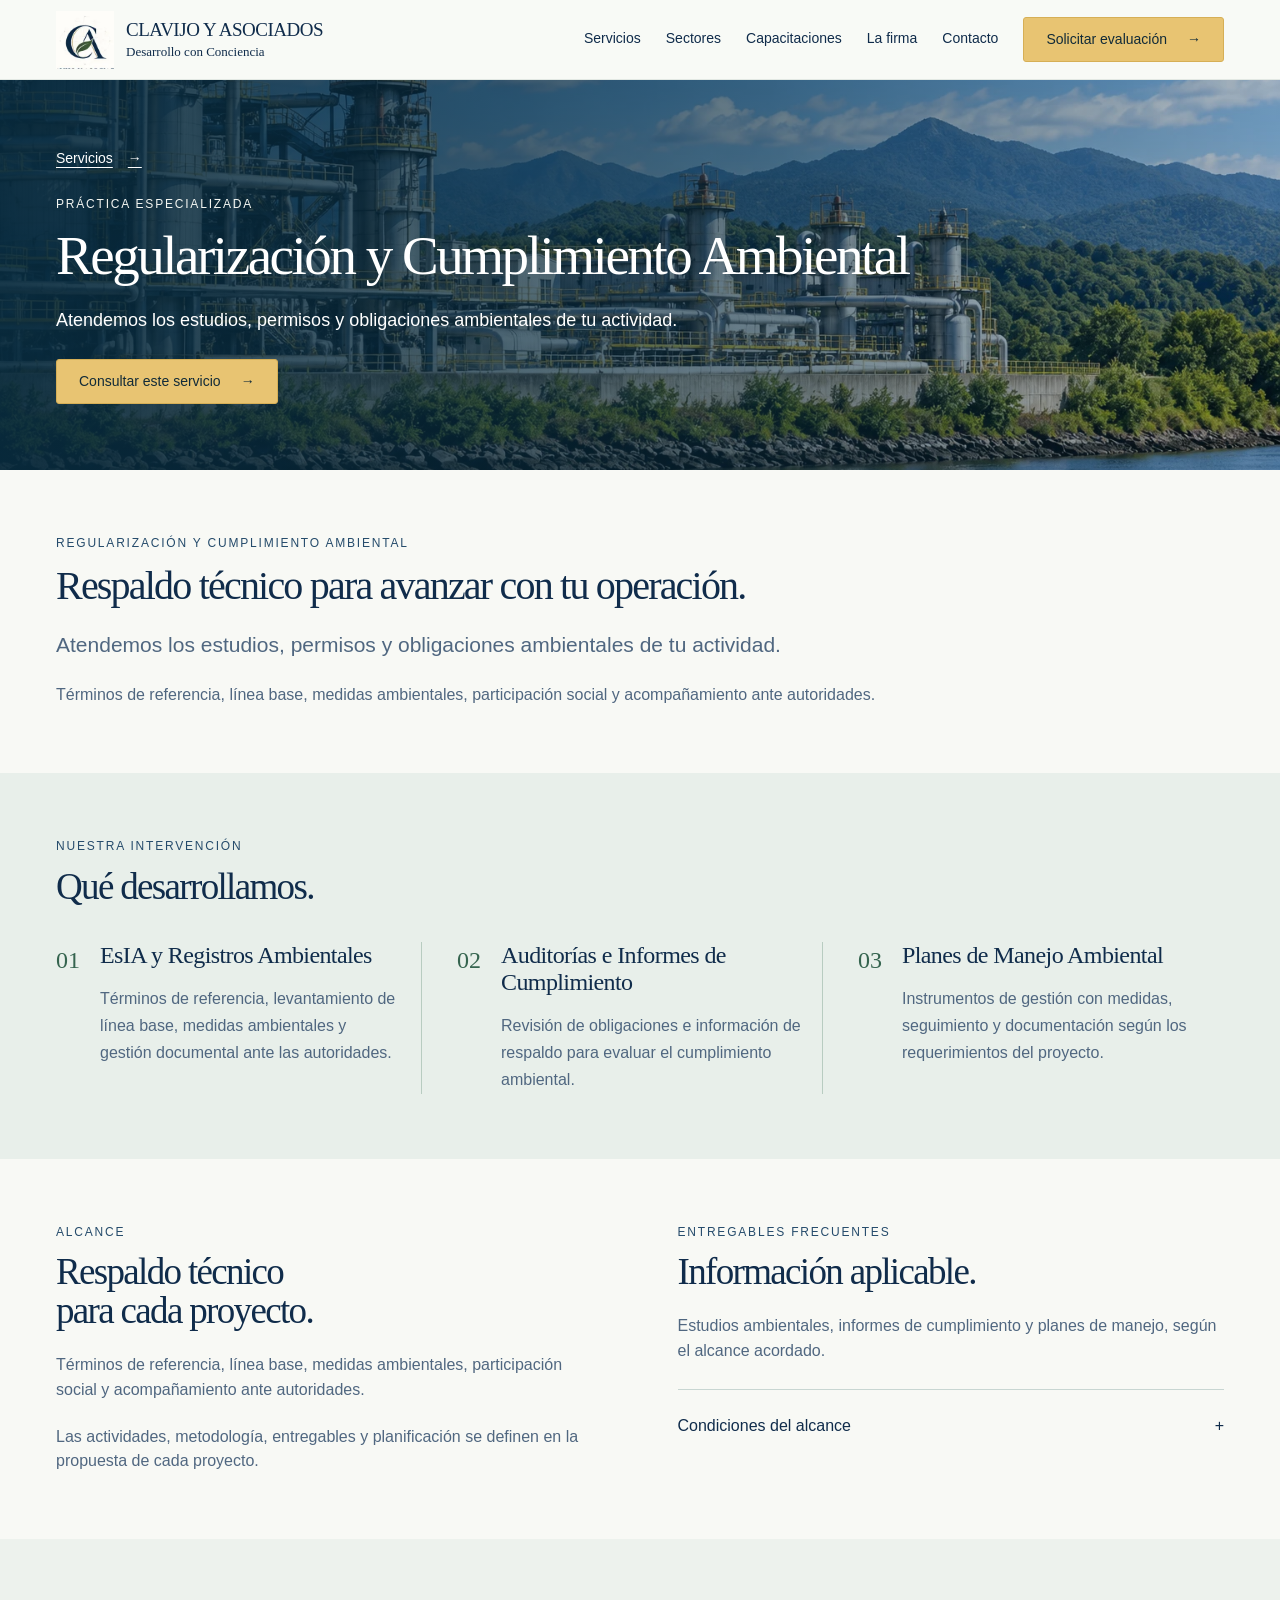
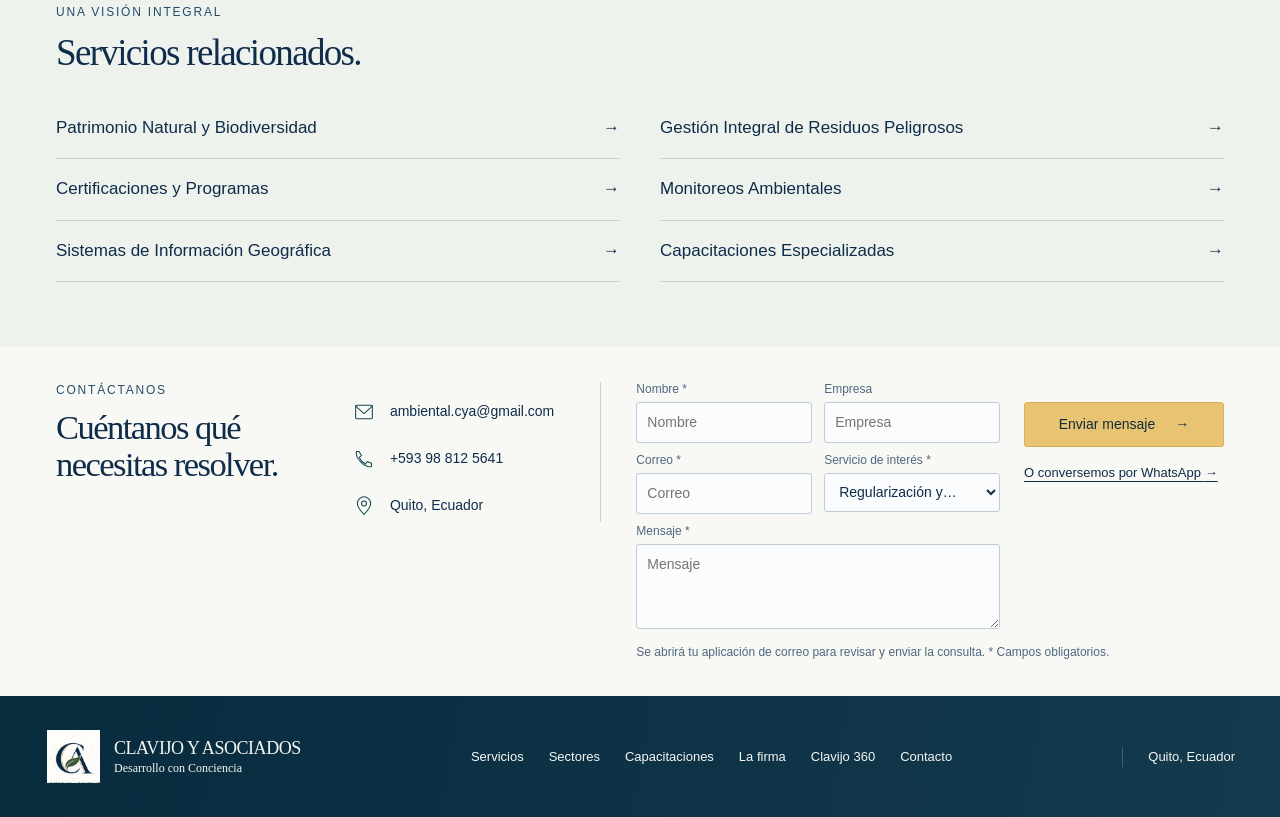
<file: servicios/regularizacion/index.html>
<!doctype html><html lang="es"><head><meta charset="utf-8"><meta name="viewport" content="width=device-width,initial-scale=1">
<link rel="canonical" href="https://clavijo-asociados.github.io/ca_solucionesambientales.github.io/servicios/regularizacion/">
<meta property="og:url" content="https://clavijo-asociados.github.io/ca_solucionesambientales.github.io/servicios/regularizacion/"><title>Regularización y Cumplimiento Ambiental · Clavijo y Asociados</title><meta name="description" content="Atendemos los estudios, permisos y obligaciones ambientales de tu actividad."><meta name="theme-color" content="#102f40"><meta property="og:title" content="Regularización y Cumplimiento Ambiental · Clavijo y Asociados"><meta property="og:description" content="Atendemos los estudios, permisos y obligaciones ambientales de tu actividad."><meta property="og:type" content="website"><meta property="og:locale" content="es_EC"><meta property="og:image" content="https://clavijo-asociados.github.io/ca_solucionesambientales.github.io/assets/images/social.jpg"><link rel="icon" href="../../assets/images/favicon-ca.png"><link rel="stylesheet" href="../../assets/css/styles.css?v=20261006">
<link rel="stylesheet" href="../../assets/css/clavijo360.css?v=20261123"><script src="../../assets/js/main.js" defer></script><script type="application/ld+json">{"@context": "https://schema.org", "@type": "Organization", "name": "Clavijo y Asociados", "slogan": "Desarrollo con Conciencia", "email": "ambiental.cya@gmail.com", "telephone": "+593988125641", "address": {"@type": "PostalAddress", "addressLocality": "Quito", "addressCountry": "EC"}, "areaServed": "Ecuador"}</script></head><body><a class="skip" href="#contenido">Saltar al contenido</a><header class="site-header"><div class="header-inner"><a class="brand" href="../../index.html" aria-label="Clavijo y Asociados, inicio"><img class="brand-logo" src="../../assets/images/logo-simbolo.webp" width="62" height="62" alt=""><span><strong>CLAVIJO Y ASOCIADOS</strong><small>Desarrollo con Conciencia</small></span></a><button class="menu-toggle" type="button" aria-expanded="false" aria-controls="navigation" aria-label="Abrir menú"><span></span><span></span><span></span></button><nav id="navigation" aria-label="Navegación principal"><a href="../../servicios/">Servicios</a><a href="../../index.html#sectores">Sectores</a><a href="../../servicios/capacitaciones/">Capacitaciones</a><a href="../../index.html#firma">La firma</a><a href="#contacto">Contacto</a><a class="button gold" href="#contacto">Solicitar evaluación <span aria-hidden="true">→</span></a></nav></div></header><main id="contenido"><section class="service-hero"><img src="../../assets/images/industrial-operation.webp" alt="" width="1920" height="1080" fetchpriority="high"><div class="container"><a class="breadcrumb" href="../">Servicios <span aria-hidden="true">→</span></a><p class="eyebrow light">Práctica especializada</p><h1>Regularización y Cumplimiento Ambiental</h1><p>Atendemos los estudios, permisos y obligaciones ambientales de tu actividad.</p><a class="button gold" href="#contacto">Consultar este servicio <span aria-hidden="true">→</span></a></div></section><section class="service-introduction container section reveal"><p class="eyebrow">Regularización y Cumplimiento Ambiental</p><h2>Respaldo técnico para avanzar con tu operación.</h2><p class="lead">Atendemos los estudios, permisos y obligaciones ambientales de tu actividad.</p><p>Términos de referencia, línea base, medidas ambientales, participación social y acompañamiento ante autoridades.</p></section><section class="service-offerings section"><div class="container"><p class="eyebrow">Nuestra intervención</p><h2>Qué desarrollamos.</h2><div class="offering-list"><article class="offering reveal"><span class="offering-number">01</span><div><h3>EsIA y Registros Ambientales</h3><p>Términos de referencia, levantamiento de línea base, medidas ambientales y gestión documental ante las autoridades.</p></div></article><article class="offering reveal"><span class="offering-number">02</span><div><h3>Auditorías e Informes de Cumplimiento</h3><p>Revisión de obligaciones e información de respaldo para evaluar el cumplimiento ambiental.</p></div></article><article class="offering reveal"><span class="offering-number">03</span><div><h3>Planes de Manejo Ambiental</h3><p>Instrumentos de gestión con medidas, seguimiento y documentación según los requerimientos del proyecto.</p></div></article></div></div></section><section class="scope-section section container"><div class="reveal"><p class="eyebrow">Alcance</p><h2>Respaldo técnico<br>para cada proyecto.</h2><p>Términos de referencia, línea base, medidas ambientales, participación social y acompañamiento ante autoridades.</p><p>Las actividades, metodología, entregables y planificación se definen en la propuesta de cada proyecto.</p></div><div class="reveal"><p class="eyebrow">Entregables frecuentes</p><h2>Información aplicable.</h2><p>Estudios ambientales, informes de cumplimiento y planes de manejo, según el alcance acordado.</p><details><summary>Condiciones del alcance <span aria-hidden="true">+</span></summary><p>Los productos y actividades se acuerdan según las necesidades del proyecto. Los procedimientos de aprobación dependen de la autoridad competente y de los requisitos aplicables.</p></details></div></section><section class="service-related section"><div class="container"><p class="eyebrow">Una visión integral</p><h2>Servicios relacionados.</h2><div class="related-links"><a href="../patrimonio/">Patrimonio Natural y Biodiversidad <span aria-hidden="true">→</span></a><a href="../residuos/">Gestión Integral de Residuos Peligrosos <span aria-hidden="true">→</span></a><a href="../certificaciones/">Certificaciones y Programas <span aria-hidden="true">→</span></a><a href="../monitoreos/">Monitoreos Ambientales <span aria-hidden="true">→</span></a><a href="../sig/">Sistemas de Información Geográfica <span aria-hidden="true">→</span></a><a href="../capacitaciones/">Capacitaciones Especializadas <span aria-hidden="true">→</span></a></div></div></section><section class="contact" id="contacto"><div class="contact-grid container"><div class="contact-heading reveal"><p class="eyebrow">Contáctanos</p><h2>Cuéntanos qué<br>necesitas resolver.</h2></div><div class="contact-data reveal"><p><svg class="icon" viewBox="0 0 24 24" fill="none" stroke="currentColor" stroke-width="1.25" stroke-linecap="round" stroke-linejoin="round" aria-hidden="true"><rect x="2" y="4" width="20" height="16" rx="1"/><path d="m2 5 10 9L22 5"/></svg><a href="mailto:ambiental.cya@gmail.com">ambiental.cya@gmail.com</a></p><p><svg class="icon" viewBox="0 0 24 24" fill="none" stroke="currentColor" stroke-width="1.25" stroke-linecap="round" stroke-linejoin="round" aria-hidden="true"><path d="M6 3H3c-2 8 10 20 18 18v-4l-5-2-2 3c-4-2-6-4-8-8l3-2Z"/></svg><a href="https://wa.me/593988125641" target="_blank" rel="noopener noreferrer">+593 98 812 5641</a></p><p><svg class="icon" viewBox="0 0 24 24" fill="none" stroke="currentColor" stroke-width="1.25" stroke-linecap="round" stroke-linejoin="round" aria-hidden="true"><path d="M12 22S4 14 4 9a8 8 0 1 1 16 0c0 5-8 13-8 13Z"/><circle cx="12" cy="9" r="3"/></svg><span>Quito, Ecuador</span></p></div><form id="contact-form" class="contact-form reveal"><div class="form-fields"><div class="form-row"><div><label for="nombre">Nombre *</label><input id="nombre" name="nombre" autocomplete="name" placeholder="Nombre" required maxlength="100"></div><div><label for="empresa">Empresa</label><input id="empresa" name="empresa" autocomplete="organization" placeholder="Empresa" maxlength="150"></div></div><div class="form-row"><div><label for="email">Correo *</label><input id="email" name="email" type="email" autocomplete="email" placeholder="Correo" required maxlength="150"></div><div><label for="servicio">Servicio de interés *</label><select id="servicio" name="servicio" required><option value="">Servicio de interés</option><option selected>Regularización y Cumplimiento Ambiental</option><option>Patrimonio Natural y Biodiversidad</option><option>Gestión Integral de Residuos Peligrosos</option><option>Certificaciones y Programas</option><option>Monitoreos Ambientales</option><option>Sistemas de Información Geográfica</option><option>Capacitaciones Especializadas</option><option>Planes de manejo de Bosques y Vegetación Protectores</option><option>Declaratoria de Bosques y Vegetación Protectores</option><option>Adjudicación de tierras en BVP</option><option>GeoTech Linderos</option><option>Necesito orientación</option></select></div></div><label for="mensaje">Mensaje *</label><textarea id="mensaje" name="mensaje" placeholder="Mensaje" rows="3" required minlength="10" maxlength="2000"></textarea></div><div class="form-actions"><button type="submit" class="button gold" disabled aria-describedby="form-explanation">Enviar mensaje <span aria-hidden="true">→</span></button><a class="whatsapp-link" href="https://wa.me/593988125641" target="_blank" rel="noopener noreferrer">O conversemos por WhatsApp <span aria-hidden="true">→</span></a></div><p class="form-explanation" id="form-explanation">Se abrirá tu aplicación de correo para revisar y enviar la consulta. * Campos obligatorios.</p><p id="form-status" role="status" aria-live="polite"></p><a id="email-fallback" class="text-link" hidden>Abrir la consulta en mi aplicación de correo <span aria-hidden="true">→</span></a><noscript><p>Escríbenos directamente a <a href="mailto:ambiental.cya@gmail.com">ambiental.cya@gmail.com</a> o por WhatsApp.</p></noscript></form></div></section></main><footer class="site-footer"><div class="footer-inner"><a class="brand" href="../../index.html"><img class="brand-logo" src="../../assets/images/logo-simbolo.webp" width="62" height="62" alt=""><span><strong>CLAVIJO Y ASOCIADOS</strong><small>Desarrollo con Conciencia</small></span></a><nav aria-label="Navegación al pie"><a href="../../servicios/">Servicios</a><a href="../../index.html#sectores">Sectores</a><a href="../../servicios/capacitaciones/">Capacitaciones</a><a href="../../index.html#firma">La firma</a><a href="../../soluciones-tecnologicas/">Clavijo 360</a><a href="#contacto">Contacto</a></nav><p>Quito, Ecuador</p></div></footer></body></html>
</file>
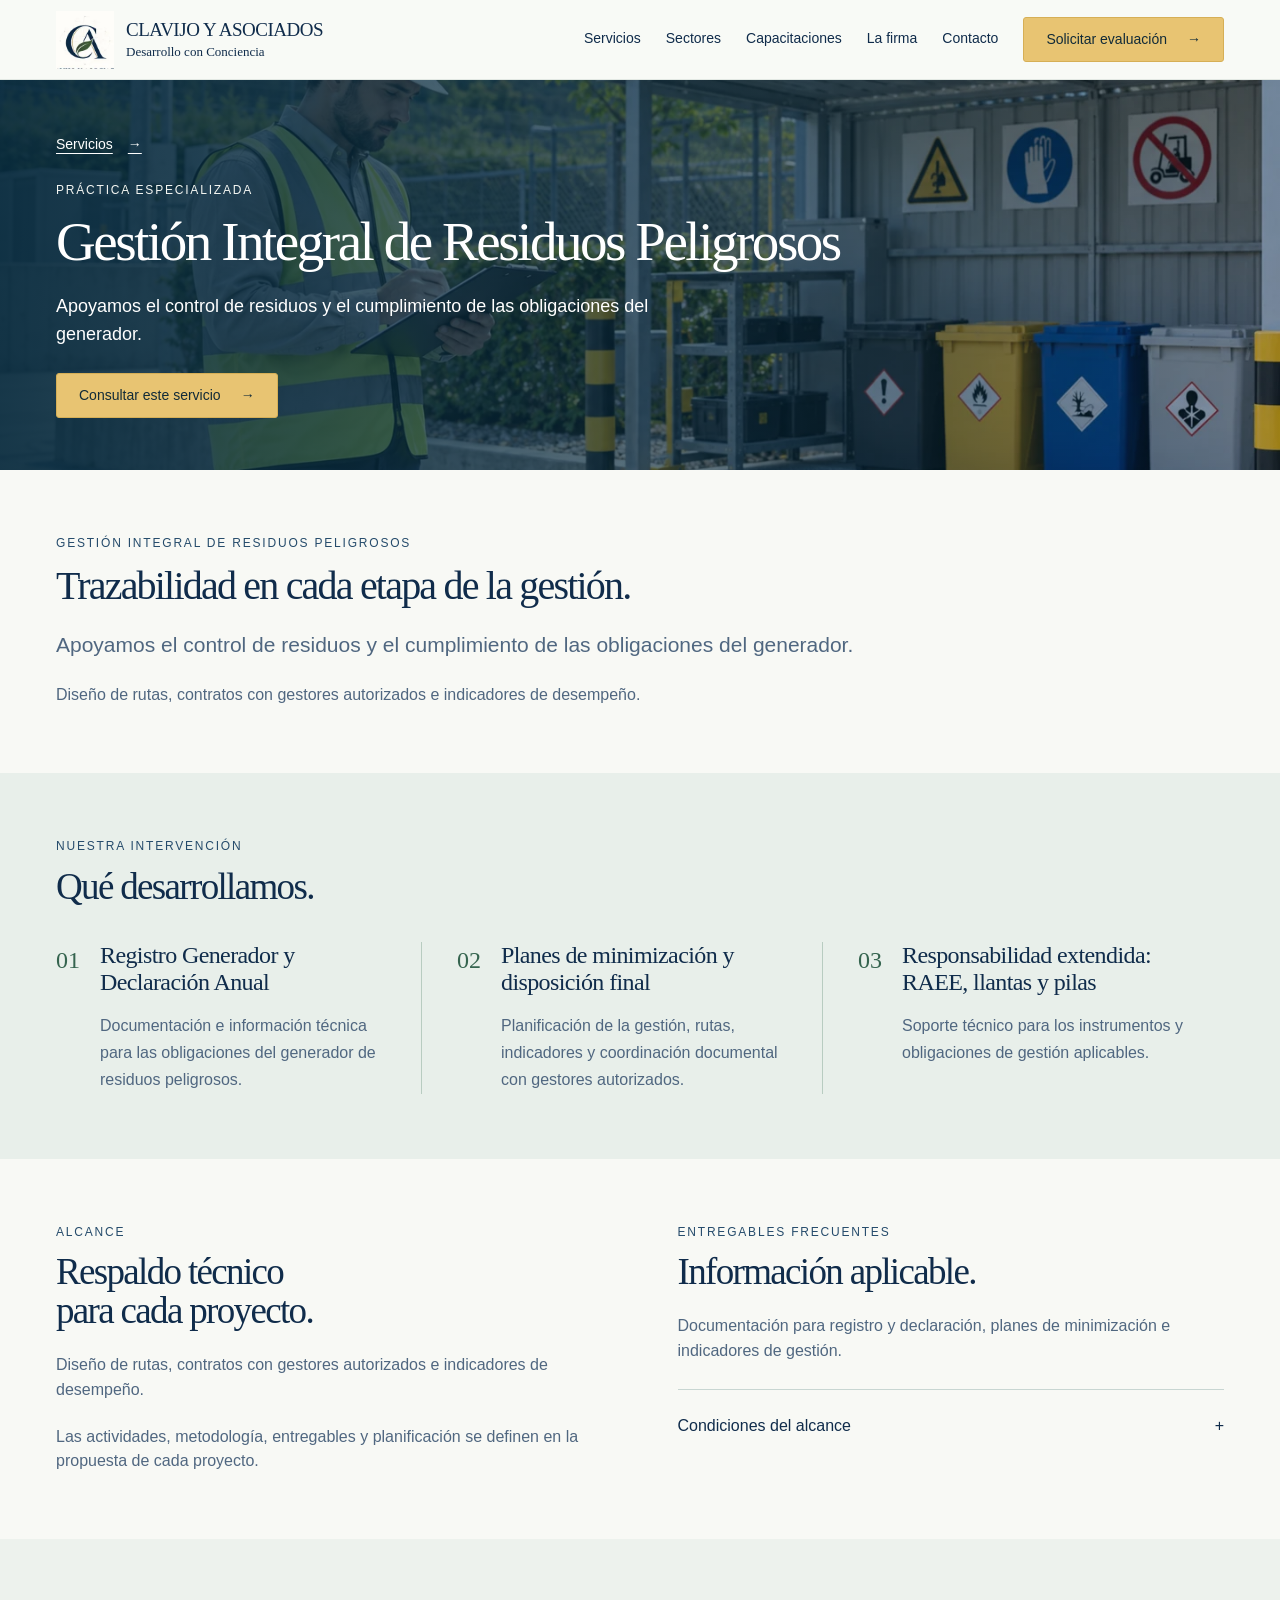
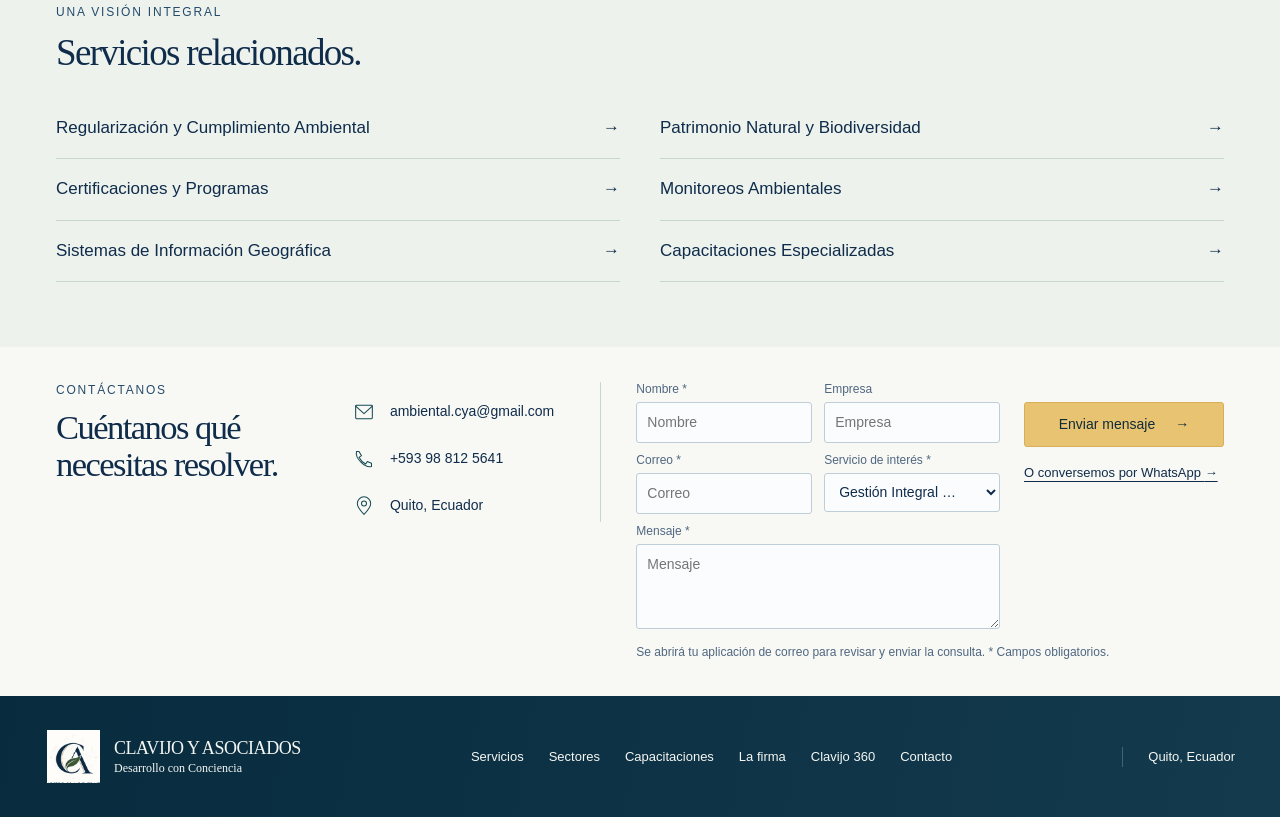
<file: servicios/residuos/index.html>
<!doctype html><html lang="es"><head><meta charset="utf-8"><meta name="viewport" content="width=device-width,initial-scale=1">
<link rel="canonical" href="https://clavijo-asociados.github.io/ca_solucionesambientales.github.io/servicios/residuos/">
<meta property="og:url" content="https://clavijo-asociados.github.io/ca_solucionesambientales.github.io/servicios/residuos/"><title>Gestión Integral de Residuos Peligrosos · Clavijo y Asociados</title><meta name="description" content="Apoyamos el control de residuos y el cumplimiento de las obligaciones del generador."><meta name="theme-color" content="#102f40"><meta property="og:title" content="Gestión Integral de Residuos Peligrosos · Clavijo y Asociados"><meta property="og:description" content="Apoyamos el control de residuos y el cumplimiento de las obligaciones del generador."><meta property="og:type" content="website"><meta property="og:locale" content="es_EC"><meta property="og:image" content="https://clavijo-asociados.github.io/ca_solucionesambientales.github.io/assets/images/social.jpg"><link rel="icon" href="../../assets/images/favicon-ca.png"><link rel="stylesheet" href="../../assets/css/styles.css?v=20261006">
<link rel="stylesheet" href="../../assets/css/clavijo360.css?v=20261123"><script src="../../assets/js/main.js" defer></script><script type="application/ld+json">{"@context": "https://schema.org", "@type": "Organization", "name": "Clavijo y Asociados", "slogan": "Desarrollo con Conciencia", "email": "ambiental.cya@gmail.com", "telephone": "+593988125641", "address": {"@type": "PostalAddress", "addressLocality": "Quito", "addressCountry": "EC"}, "areaServed": "Ecuador"}</script></head><body><a class="skip" href="#contenido">Saltar al contenido</a><header class="site-header"><div class="header-inner"><a class="brand" href="../../index.html" aria-label="Clavijo y Asociados, inicio"><img class="brand-logo" src="../../assets/images/logo-simbolo.webp" width="62" height="62" alt=""><span><strong>CLAVIJO Y ASOCIADOS</strong><small>Desarrollo con Conciencia</small></span></a><button class="menu-toggle" type="button" aria-expanded="false" aria-controls="navigation" aria-label="Abrir menú"><span></span><span></span><span></span></button><nav id="navigation" aria-label="Navegación principal"><a href="../../servicios/">Servicios</a><a href="../../index.html#sectores">Sectores</a><a href="../../servicios/capacitaciones/">Capacitaciones</a><a href="../../index.html#firma">La firma</a><a href="#contacto">Contacto</a><a class="button gold" href="#contacto">Solicitar evaluación <span aria-hidden="true">→</span></a></nav></div></header><main id="contenido"><section class="service-hero"><img src="../../assets/images/residuos.webp" alt="" width="1920" height="1080" fetchpriority="high"><div class="container"><a class="breadcrumb" href="../">Servicios <span aria-hidden="true">→</span></a><p class="eyebrow light">Práctica especializada</p><h1>Gestión Integral de Residuos Peligrosos</h1><p>Apoyamos el control de residuos y el cumplimiento de las obligaciones del generador.</p><a class="button gold" href="#contacto">Consultar este servicio <span aria-hidden="true">→</span></a></div></section><section class="service-introduction container section reveal"><p class="eyebrow">Gestión Integral de Residuos Peligrosos</p><h2>Trazabilidad en cada etapa de la gestión.</h2><p class="lead">Apoyamos el control de residuos y el cumplimiento de las obligaciones del generador.</p><p>Diseño de rutas, contratos con gestores autorizados e indicadores de desempeño.</p></section><section class="service-offerings section"><div class="container"><p class="eyebrow">Nuestra intervención</p><h2>Qué desarrollamos.</h2><div class="offering-list"><article class="offering reveal"><span class="offering-number">01</span><div><h3>Registro Generador y Declaración Anual</h3><p>Documentación e información técnica para las obligaciones del generador de residuos peligrosos.</p></div></article><article class="offering reveal"><span class="offering-number">02</span><div><h3>Planes de minimización y disposición final</h3><p>Planificación de la gestión, rutas, indicadores y coordinación documental con gestores autorizados.</p></div></article><article class="offering reveal"><span class="offering-number">03</span><div><h3>Responsabilidad extendida: RAEE, llantas y pilas</h3><p>Soporte técnico para los instrumentos y obligaciones de gestión aplicables.</p></div></article></div></div></section><section class="scope-section section container"><div class="reveal"><p class="eyebrow">Alcance</p><h2>Respaldo técnico<br>para cada proyecto.</h2><p>Diseño de rutas, contratos con gestores autorizados e indicadores de desempeño.</p><p>Las actividades, metodología, entregables y planificación se definen en la propuesta de cada proyecto.</p></div><div class="reveal"><p class="eyebrow">Entregables frecuentes</p><h2>Información aplicable.</h2><p>Documentación para registro y declaración, planes de minimización e indicadores de gestión.</p><details><summary>Condiciones del alcance <span aria-hidden="true">+</span></summary><p>Los productos y actividades se acuerdan según las necesidades del proyecto. Los procedimientos de aprobación dependen de la autoridad competente y de los requisitos aplicables.</p></details></div></section><section class="service-related section"><div class="container"><p class="eyebrow">Una visión integral</p><h2>Servicios relacionados.</h2><div class="related-links"><a href="../regularizacion/">Regularización y Cumplimiento Ambiental <span aria-hidden="true">→</span></a><a href="../patrimonio/">Patrimonio Natural y Biodiversidad <span aria-hidden="true">→</span></a><a href="../certificaciones/">Certificaciones y Programas <span aria-hidden="true">→</span></a><a href="../monitoreos/">Monitoreos Ambientales <span aria-hidden="true">→</span></a><a href="../sig/">Sistemas de Información Geográfica <span aria-hidden="true">→</span></a><a href="../capacitaciones/">Capacitaciones Especializadas <span aria-hidden="true">→</span></a></div></div></section><section class="contact" id="contacto"><div class="contact-grid container"><div class="contact-heading reveal"><p class="eyebrow">Contáctanos</p><h2>Cuéntanos qué<br>necesitas resolver.</h2></div><div class="contact-data reveal"><p><svg class="icon" viewBox="0 0 24 24" fill="none" stroke="currentColor" stroke-width="1.25" stroke-linecap="round" stroke-linejoin="round" aria-hidden="true"><rect x="2" y="4" width="20" height="16" rx="1"/><path d="m2 5 10 9L22 5"/></svg><a href="mailto:ambiental.cya@gmail.com">ambiental.cya@gmail.com</a></p><p><svg class="icon" viewBox="0 0 24 24" fill="none" stroke="currentColor" stroke-width="1.25" stroke-linecap="round" stroke-linejoin="round" aria-hidden="true"><path d="M6 3H3c-2 8 10 20 18 18v-4l-5-2-2 3c-4-2-6-4-8-8l3-2Z"/></svg><a href="https://wa.me/593988125641" target="_blank" rel="noopener noreferrer">+593 98 812 5641</a></p><p><svg class="icon" viewBox="0 0 24 24" fill="none" stroke="currentColor" stroke-width="1.25" stroke-linecap="round" stroke-linejoin="round" aria-hidden="true"><path d="M12 22S4 14 4 9a8 8 0 1 1 16 0c0 5-8 13-8 13Z"/><circle cx="12" cy="9" r="3"/></svg><span>Quito, Ecuador</span></p></div><form id="contact-form" class="contact-form reveal"><div class="form-fields"><div class="form-row"><div><label for="nombre">Nombre *</label><input id="nombre" name="nombre" autocomplete="name" placeholder="Nombre" required maxlength="100"></div><div><label for="empresa">Empresa</label><input id="empresa" name="empresa" autocomplete="organization" placeholder="Empresa" maxlength="150"></div></div><div class="form-row"><div><label for="email">Correo *</label><input id="email" name="email" type="email" autocomplete="email" placeholder="Correo" required maxlength="150"></div><div><label for="servicio">Servicio de interés *</label><select id="servicio" name="servicio" required><option value="">Servicio de interés</option><option>Regularización y Cumplimiento Ambiental</option><option>Patrimonio Natural y Biodiversidad</option><option selected>Gestión Integral de Residuos Peligrosos</option><option>Certificaciones y Programas</option><option>Monitoreos Ambientales</option><option>Sistemas de Información Geográfica</option><option>Capacitaciones Especializadas</option><option>Planes de manejo de Bosques y Vegetación Protectores</option><option>Declaratoria de Bosques y Vegetación Protectores</option><option>Adjudicación de tierras en BVP</option><option>GeoTech Linderos</option><option>Necesito orientación</option></select></div></div><label for="mensaje">Mensaje *</label><textarea id="mensaje" name="mensaje" placeholder="Mensaje" rows="3" required minlength="10" maxlength="2000"></textarea></div><div class="form-actions"><button type="submit" class="button gold" disabled aria-describedby="form-explanation">Enviar mensaje <span aria-hidden="true">→</span></button><a class="whatsapp-link" href="https://wa.me/593988125641" target="_blank" rel="noopener noreferrer">O conversemos por WhatsApp <span aria-hidden="true">→</span></a></div><p class="form-explanation" id="form-explanation">Se abrirá tu aplicación de correo para revisar y enviar la consulta. * Campos obligatorios.</p><p id="form-status" role="status" aria-live="polite"></p><a id="email-fallback" class="text-link" hidden>Abrir la consulta en mi aplicación de correo <span aria-hidden="true">→</span></a><noscript><p>Escríbenos directamente a <a href="mailto:ambiental.cya@gmail.com">ambiental.cya@gmail.com</a> o por WhatsApp.</p></noscript></form></div></section></main><footer class="site-footer"><div class="footer-inner"><a class="brand" href="../../index.html"><img class="brand-logo" src="../../assets/images/logo-simbolo.webp" width="62" height="62" alt=""><span><strong>CLAVIJO Y ASOCIADOS</strong><small>Desarrollo con Conciencia</small></span></a><nav aria-label="Navegación al pie"><a href="../../servicios/">Servicios</a><a href="../../index.html#sectores">Sectores</a><a href="../../servicios/capacitaciones/">Capacitaciones</a><a href="../../index.html#firma">La firma</a><a href="../../soluciones-tecnologicas/">Clavijo 360</a><a href="#contacto">Contacto</a></nav><p>Quito, Ecuador</p></div></footer></body></html>
</file>
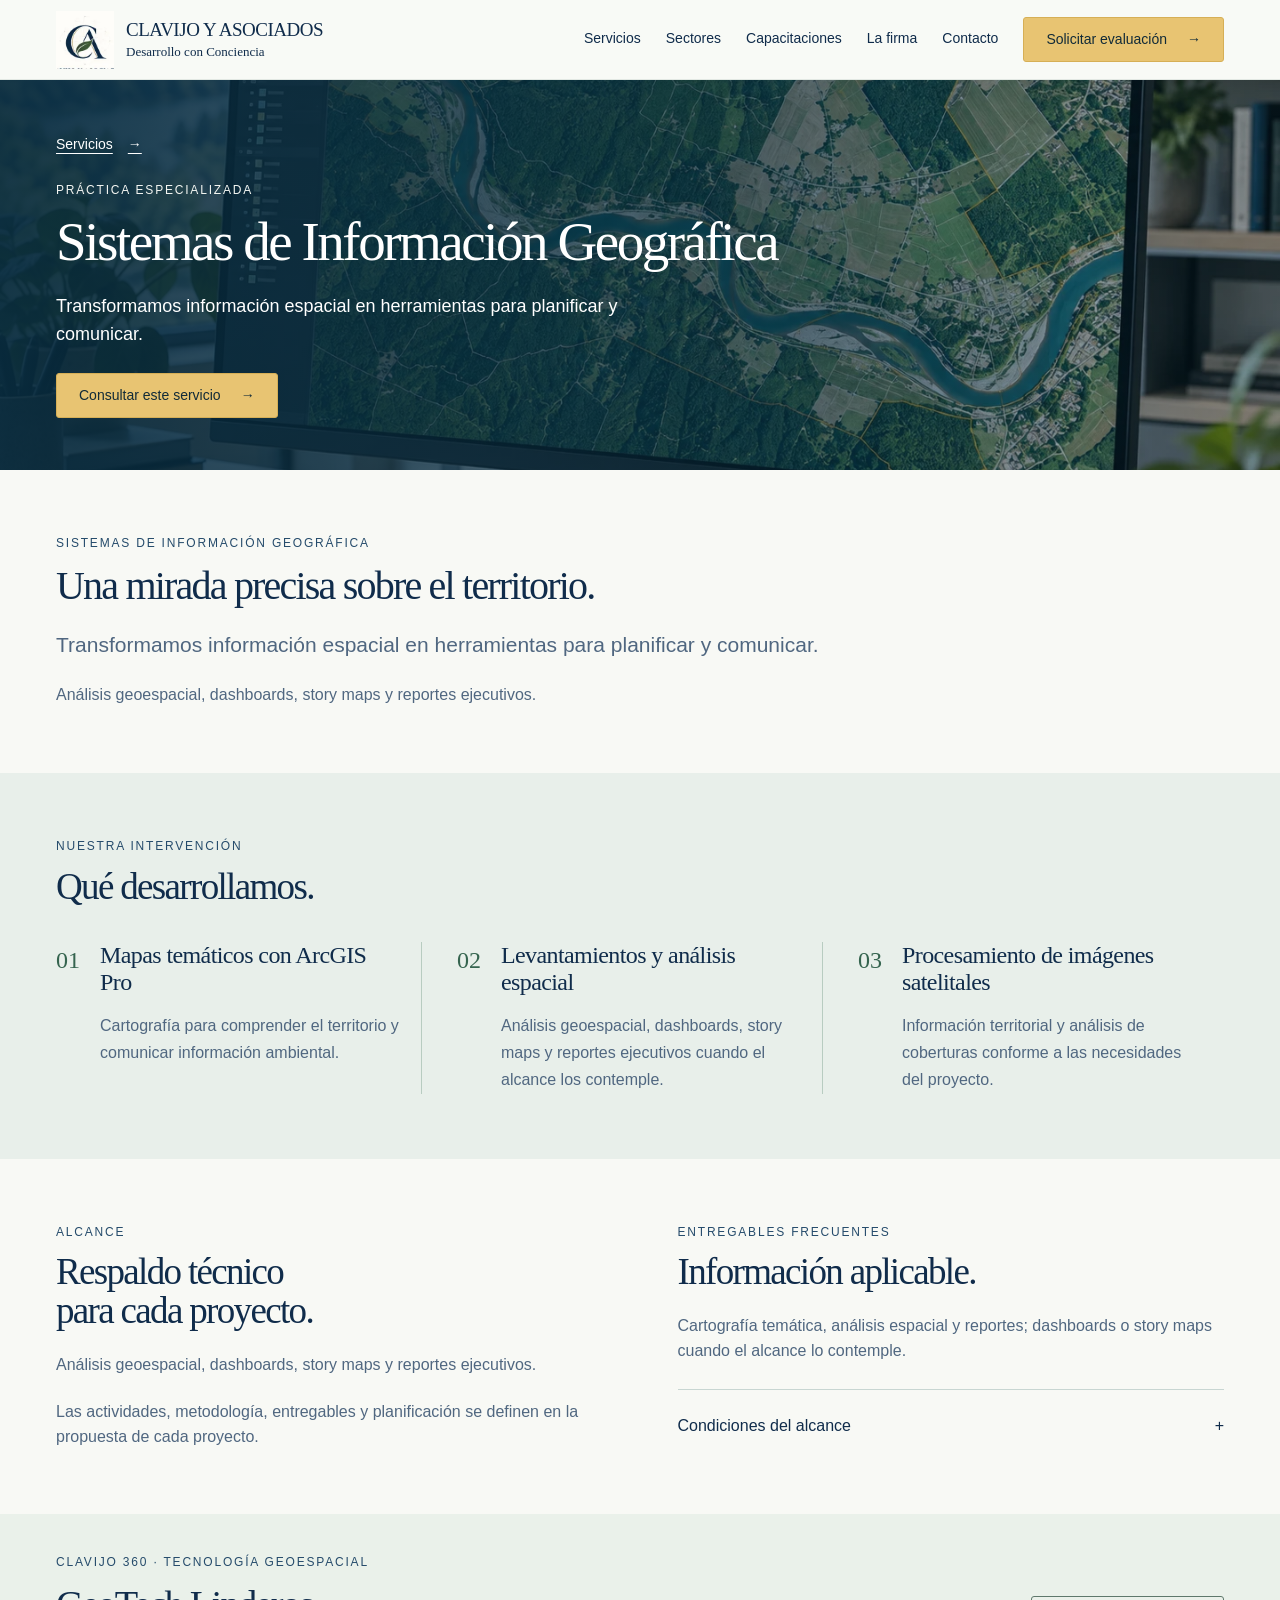
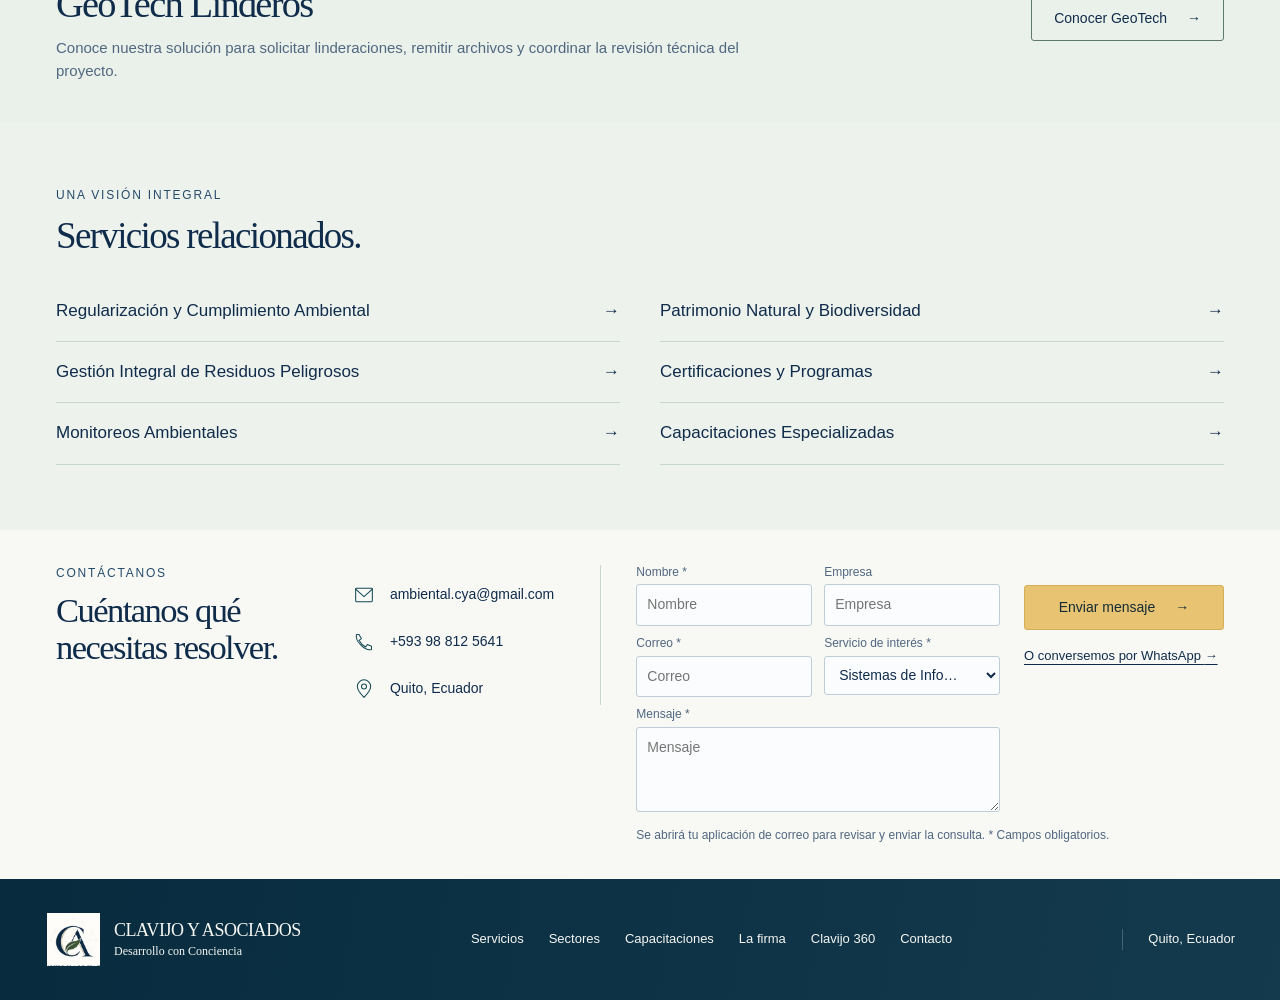
<file: servicios/sig/index.html>
<!doctype html><html lang="es"><head><meta charset="utf-8"><meta name="viewport" content="width=device-width,initial-scale=1">
<link rel="canonical" href="https://clavijo-asociados.github.io/ca_solucionesambientales.github.io/servicios/sig/">
<meta property="og:url" content="https://clavijo-asociados.github.io/ca_solucionesambientales.github.io/servicios/sig/"><title>Servicios SIG, cartografía y linderación en Ecuador | Clavijo y Asociados</title><meta name="description" content="Servicios SIG y cartografía con ArcGIS Pro, análisis territorial, mapas temáticos y GeoTech Linderos para proyectos en Ecuador."><meta name="theme-color" content="#102f40"><meta property="og:title" content="Servicios SIG, cartografía y linderación en Ecuador | Clavijo y Asociados"><meta property="og:description" content="Servicios SIG y cartografía con ArcGIS Pro, análisis territorial, mapas temáticos y GeoTech Linderos para proyectos en Ecuador."><meta property="og:type" content="website"><meta property="og:locale" content="es_EC"><meta property="og:image" content="https://clavijo-asociados.github.io/ca_solucionesambientales.github.io/assets/images/social.jpg"><link rel="icon" href="../../assets/images/favicon-ca.png"><link rel="stylesheet" href="../../assets/css/styles.css?v=20261006">
<link rel="stylesheet" href="../../assets/css/clavijo360.css?v=20261123"><script src="../../assets/js/main.js" defer></script><script type="application/ld+json">{"@context": "https://schema.org", "@type": "Organization", "name": "Clavijo y Asociados", "slogan": "Desarrollo con Conciencia", "email": "ambiental.cya@gmail.com", "telephone": "+593988125641", "address": {"@type": "PostalAddress", "addressLocality": "Quito", "addressCountry": "EC"}, "areaServed": "Ecuador"}</script></head><body><a class="skip" href="#contenido">Saltar al contenido</a><header class="site-header"><div class="header-inner"><a class="brand" href="../../index.html" aria-label="Clavijo y Asociados, inicio"><img class="brand-logo" src="../../assets/images/logo-simbolo.webp" width="62" height="62" alt=""><span><strong>CLAVIJO Y ASOCIADOS</strong><small>Desarrollo con Conciencia</small></span></a><button class="menu-toggle" type="button" aria-expanded="false" aria-controls="navigation" aria-label="Abrir menú"><span></span><span></span><span></span></button><nav id="navigation" aria-label="Navegación principal"><a href="../../servicios/">Servicios</a><a href="../../index.html#sectores">Sectores</a><a href="../../servicios/capacitaciones/">Capacitaciones</a><a href="../../index.html#firma">La firma</a><a href="#contacto">Contacto</a><a class="button gold" href="#contacto">Solicitar evaluación <span aria-hidden="true">→</span></a></nav></div></header><main id="contenido"><section class="service-hero"><img src="../../assets/images/sig.webp" alt="" width="1920" height="1080" fetchpriority="high"><div class="container"><a class="breadcrumb" href="../">Servicios <span aria-hidden="true">→</span></a><p class="eyebrow light">Práctica especializada</p><h1>Sistemas de Información Geográfica</h1><p>Transformamos información espacial en herramientas para planificar y comunicar.</p><a class="button gold" href="#contacto">Consultar este servicio <span aria-hidden="true">→</span></a></div></section><section class="service-introduction container section reveal"><p class="eyebrow">Sistemas de Información Geográfica</p><h2>Una mirada precisa sobre el territorio.</h2><p class="lead">Transformamos información espacial en herramientas para planificar y comunicar.</p><p>Análisis geoespacial, dashboards, story maps y reportes ejecutivos.</p></section><section class="service-offerings section"><div class="container"><p class="eyebrow">Nuestra intervención</p><h2>Qué desarrollamos.</h2><div class="offering-list"><article class="offering reveal"><span class="offering-number">01</span><div><h3>Mapas temáticos con ArcGIS Pro</h3><p>Cartografía para comprender el territorio y comunicar información ambiental.</p></div></article><article class="offering reveal"><span class="offering-number">02</span><div><h3>Levantamientos y análisis espacial</h3><p>Análisis geoespacial, dashboards, story maps y reportes ejecutivos cuando el alcance los contemple.</p></div></article><article class="offering reveal"><span class="offering-number">03</span><div><h3>Procesamiento de imágenes satelitales</h3><p>Información territorial y análisis de coberturas conforme a las necesidades del proyecto.</p></div></article></div></div></section><section class="scope-section section container"><div class="reveal"><p class="eyebrow">Alcance</p><h2>Respaldo técnico<br>para cada proyecto.</h2><p>Análisis geoespacial, dashboards, story maps y reportes ejecutivos.</p><p>Las actividades, metodología, entregables y planificación se definen en la propuesta de cada proyecto.</p></div><div class="reveal"><p class="eyebrow">Entregables frecuentes</p><h2>Información aplicable.</h2><p>Cartografía temática, análisis espacial y reportes; dashboards o story maps cuando el alcance lo contemple.</p><details><summary>Condiciones del alcance <span aria-hidden="true">+</span></summary><p>Los productos y actividades se acuerdan según las necesidades del proyecto. Los procedimientos de aprobación dependen de la autoridad competente y de los requisitos aplicables.</p></details></div></section><section class="c360-inline"><div class="container"><div><p class="eyebrow">Clavijo 360 · Tecnología geoespacial</p><h2>GeoTech Linderos</h2><p>Conoce nuestra solución para solicitar linderaciones, remitir archivos y coordinar la revisión técnica del proyecto.</p></div><a class="button outline" href="../../soluciones-tecnologicas/">Conocer GeoTech <span aria-hidden="true">→</span></a></div></section><section class="service-related section"><div class="container"><p class="eyebrow">Una visión integral</p><h2>Servicios relacionados.</h2><div class="related-links"><a href="../regularizacion/">Regularización y Cumplimiento Ambiental <span aria-hidden="true">→</span></a><a href="../patrimonio/">Patrimonio Natural y Biodiversidad <span aria-hidden="true">→</span></a><a href="../residuos/">Gestión Integral de Residuos Peligrosos <span aria-hidden="true">→</span></a><a href="../certificaciones/">Certificaciones y Programas <span aria-hidden="true">→</span></a><a href="../monitoreos/">Monitoreos Ambientales <span aria-hidden="true">→</span></a><a href="../capacitaciones/">Capacitaciones Especializadas <span aria-hidden="true">→</span></a></div></div></section><section class="contact" id="contacto"><div class="contact-grid container"><div class="contact-heading reveal"><p class="eyebrow">Contáctanos</p><h2>Cuéntanos qué<br>necesitas resolver.</h2></div><div class="contact-data reveal"><p><svg class="icon" viewBox="0 0 24 24" fill="none" stroke="currentColor" stroke-width="1.25" stroke-linecap="round" stroke-linejoin="round" aria-hidden="true"><rect x="2" y="4" width="20" height="16" rx="1"/><path d="m2 5 10 9L22 5"/></svg><a href="mailto:ambiental.cya@gmail.com">ambiental.cya@gmail.com</a></p><p><svg class="icon" viewBox="0 0 24 24" fill="none" stroke="currentColor" stroke-width="1.25" stroke-linecap="round" stroke-linejoin="round" aria-hidden="true"><path d="M6 3H3c-2 8 10 20 18 18v-4l-5-2-2 3c-4-2-6-4-8-8l3-2Z"/></svg><a href="https://wa.me/593988125641" target="_blank" rel="noopener noreferrer">+593 98 812 5641</a></p><p><svg class="icon" viewBox="0 0 24 24" fill="none" stroke="currentColor" stroke-width="1.25" stroke-linecap="round" stroke-linejoin="round" aria-hidden="true"><path d="M12 22S4 14 4 9a8 8 0 1 1 16 0c0 5-8 13-8 13Z"/><circle cx="12" cy="9" r="3"/></svg><span>Quito, Ecuador</span></p></div><form id="contact-form" class="contact-form reveal"><div class="form-fields"><div class="form-row"><div><label for="nombre">Nombre *</label><input id="nombre" name="nombre" autocomplete="name" placeholder="Nombre" required maxlength="100"></div><div><label for="empresa">Empresa</label><input id="empresa" name="empresa" autocomplete="organization" placeholder="Empresa" maxlength="150"></div></div><div class="form-row"><div><label for="email">Correo *</label><input id="email" name="email" type="email" autocomplete="email" placeholder="Correo" required maxlength="150"></div><div><label for="servicio">Servicio de interés *</label><select id="servicio" name="servicio" required><option value="">Servicio de interés</option><option>Regularización y Cumplimiento Ambiental</option><option>Patrimonio Natural y Biodiversidad</option><option>Gestión Integral de Residuos Peligrosos</option><option>Certificaciones y Programas</option><option>Monitoreos Ambientales</option><option selected>Sistemas de Información Geográfica</option><option>Capacitaciones Especializadas</option><option>Planes de manejo de Bosques y Vegetación Protectores</option><option>Declaratoria de Bosques y Vegetación Protectores</option><option>Adjudicación de tierras en BVP</option><option>GeoTech Linderos</option><option>Necesito orientación</option></select></div></div><label for="mensaje">Mensaje *</label><textarea id="mensaje" name="mensaje" placeholder="Mensaje" rows="3" required minlength="10" maxlength="2000"></textarea></div><div class="form-actions"><button type="submit" class="button gold" disabled aria-describedby="form-explanation">Enviar mensaje <span aria-hidden="true">→</span></button><a class="whatsapp-link" href="https://wa.me/593988125641" target="_blank" rel="noopener noreferrer">O conversemos por WhatsApp <span aria-hidden="true">→</span></a></div><p class="form-explanation" id="form-explanation">Se abrirá tu aplicación de correo para revisar y enviar la consulta. * Campos obligatorios.</p><p id="form-status" role="status" aria-live="polite"></p><a id="email-fallback" class="text-link" hidden>Abrir la consulta en mi aplicación de correo <span aria-hidden="true">→</span></a><noscript><p>Escríbenos directamente a <a href="mailto:ambiental.cya@gmail.com">ambiental.cya@gmail.com</a> o por WhatsApp.</p></noscript></form></div></section></main><footer class="site-footer"><div class="footer-inner"><a class="brand" href="../../index.html"><img class="brand-logo" src="../../assets/images/logo-simbolo.webp" width="62" height="62" alt=""><span><strong>CLAVIJO Y ASOCIADOS</strong><small>Desarrollo con Conciencia</small></span></a><nav aria-label="Navegación al pie"><a href="../../servicios/">Servicios</a><a href="../../index.html#sectores">Sectores</a><a href="../../servicios/capacitaciones/">Capacitaciones</a><a href="../../index.html#firma">La firma</a><a href="../../soluciones-tecnologicas/">Clavijo 360</a><a href="#contacto">Contacto</a></nav><p>Quito, Ecuador</p></div></footer></body></html>
</file>
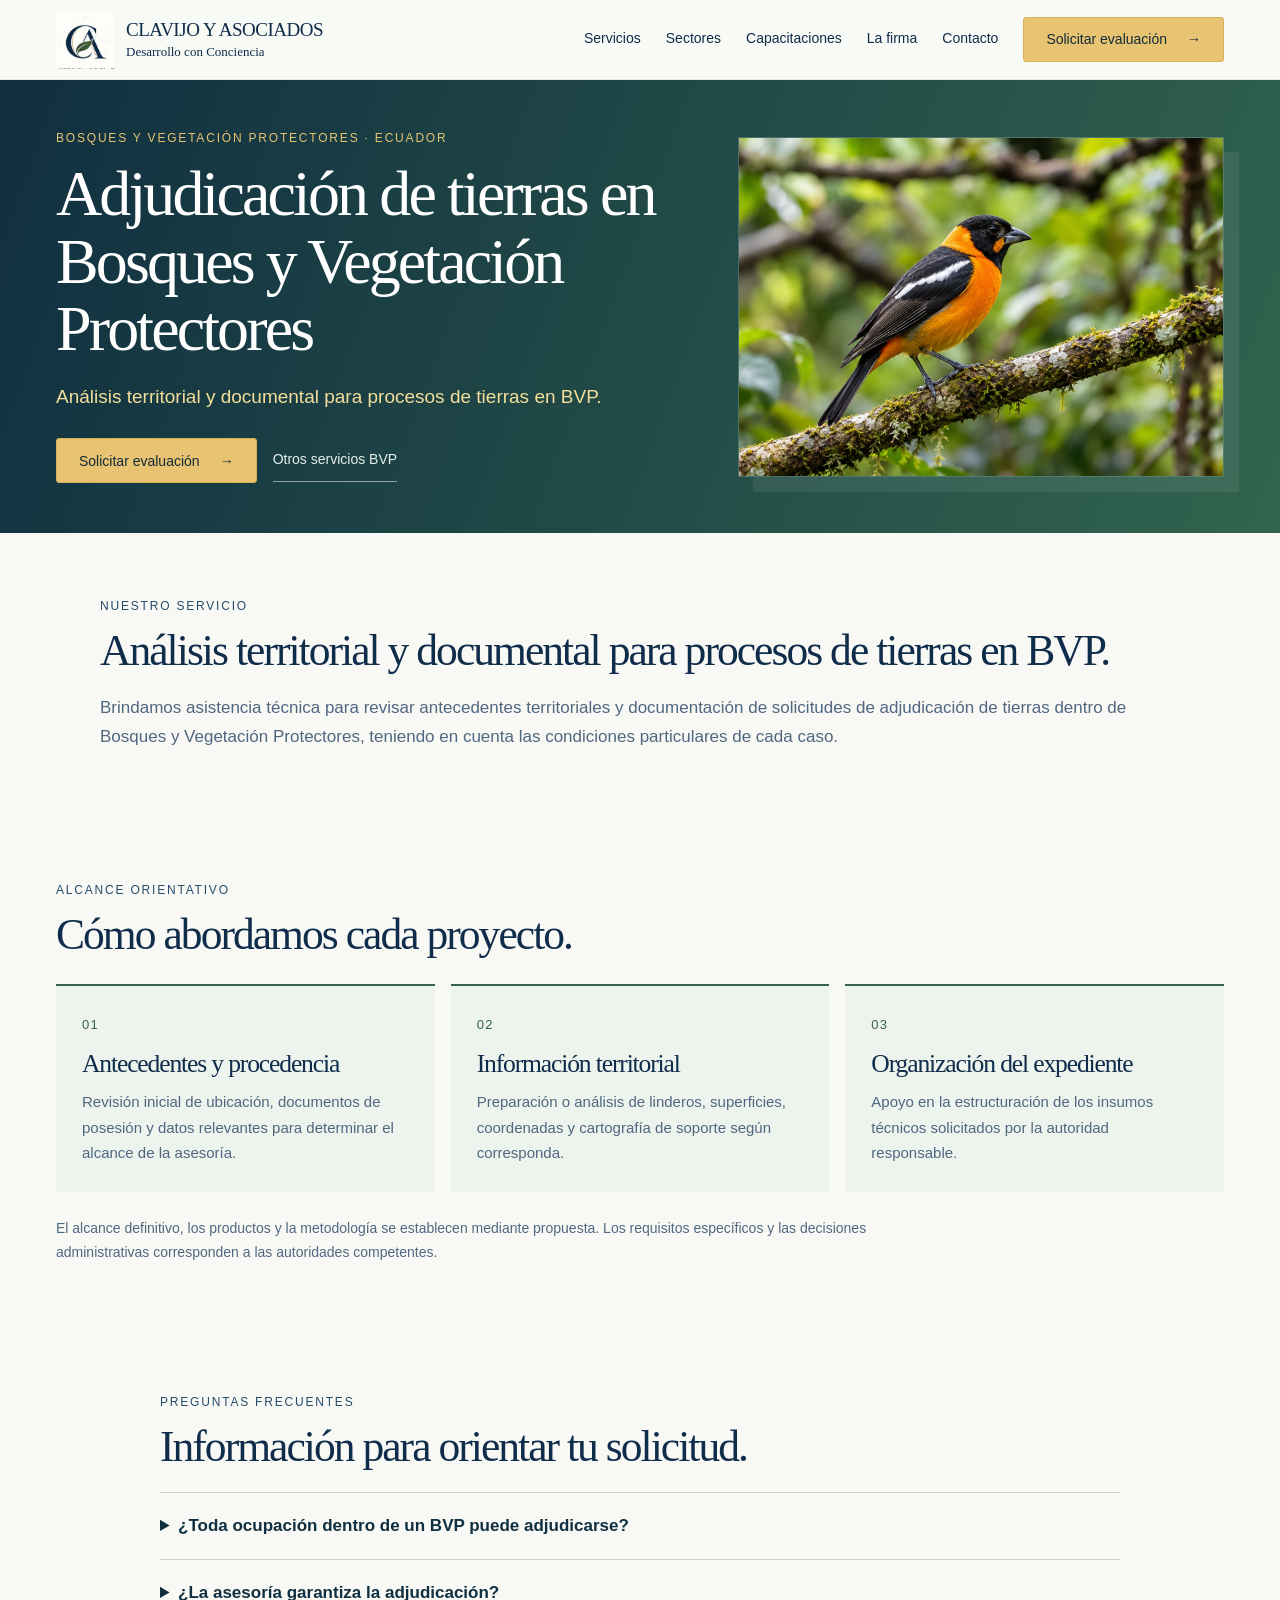
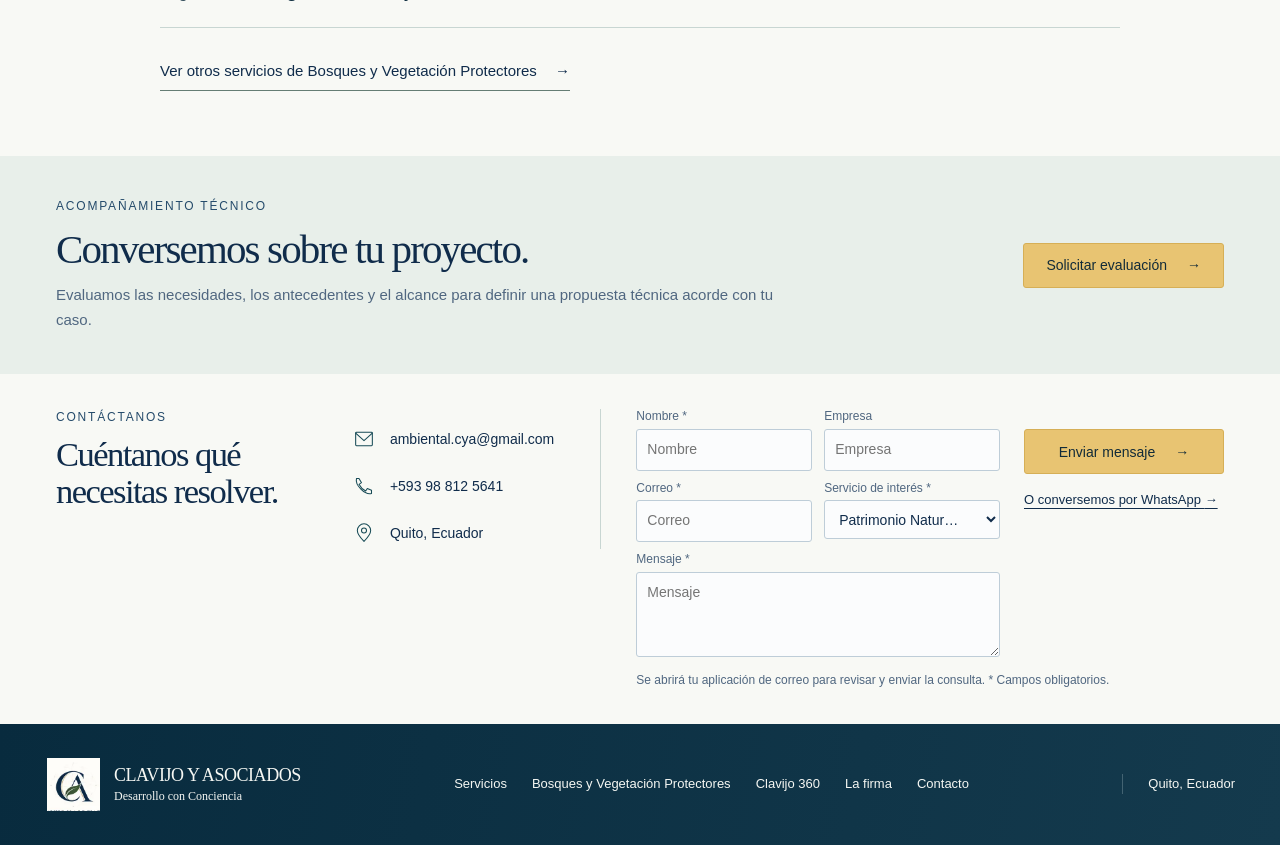
<file: servicios/bvp/adjudicaciones/index.html>
<!doctype html>
<html lang="es">
<head>
<meta charset="utf-8">
<meta name="viewport" content="width=device-width,initial-scale=1">
<title>Adjudicación de tierras en Bosques y Vegetación Protectores | Ecuador</title>
<meta name="description" content="Acompañamiento técnico para análisis de procedencia y documentación de adjudicación de tierras en BVP y patrimonio forestal, Ecuador.">
<link rel="canonical" href="https://clavijo-asociados.github.io/ca_solucionesambientales.github.io/servicios/bvp/adjudicaciones/">
<meta property="og:url" content="https://clavijo-asociados.github.io/ca_solucionesambientales.github.io/servicios/bvp/adjudicaciones/">
<meta property="og:title" content="Adjudicación de tierras en Bosques y Vegetación Protectores | Ecuador">
<meta property="og:description" content="Acompañamiento técnico para análisis de procedencia y documentación de adjudicación de tierras en BVP y patrimonio forestal, Ecuador.">
<meta property="og:type" content="website">
<meta property="og:locale" content="es_EC">
<meta property="og:image" content="https://clavijo-asociados.github.io/ca_solucionesambientales.github.io/assets/images/social.jpg">
<meta name="theme-color" content="#102f40">
<link rel="icon" href="../../../assets/images/favicon-ca.png">
<link rel="stylesheet" href="../../../assets/css/styles.css?v=20261006">
<link rel="stylesheet" href="../../../assets/css/clavijo360.css?v=20261123">
<script src="../../../assets/js/main.js" defer></script>
<script type="application/ld+json">{"@context":"https://schema.org","@graph":[{"@type":"Organization","name":"Clavijo y Asociados","url":"https://clavijo-asociados.github.io/ca_solucionesambientales.github.io/","email":"ambiental.cya@gmail.com","telephone":"+593988125641","address":{"@type":"PostalAddress","addressLocality":"Quito","addressCountry":"EC"}},{"@type":"WebPage","name":"Adjudicación de tierras en Bosques y Vegetación Protectores | Ecuador","description":"Acompañamiento técnico para análisis de procedencia y documentación de adjudicación de tierras en BVP y patrimonio forestal, Ecuador.","url":"https://clavijo-asociados.github.io/ca_solucionesambientales.github.io/servicios/bvp/adjudicaciones/"}]}</script>
</head>
<body>
<a class="skip" href="#contenido">Saltar al contenido</a><header class="site-header"><div class="header-inner"><a class="brand" href="../../../index.html" aria-label="Clavijo y Asociados, inicio"><img class="brand-logo" src="../../../assets/images/logo-simbolo.webp" width="62" height="62" alt=""><span><strong>CLAVIJO Y ASOCIADOS</strong><small>Desarrollo con Conciencia</small></span></a><button class="menu-toggle" type="button" aria-expanded="false" aria-controls="navigation" aria-label="Abrir menú"><span></span><span></span><span></span></button><nav id="navigation" aria-label="Navegación principal"><a href="../../../servicios/">Servicios</a><a href="../../../index.html#sectores">Sectores</a><a href="../../../servicios/capacitaciones/">Capacitaciones</a><a href="../../../index.html#firma">La firma</a><a href="#contacto">Contacto</a><a class="button gold" href="#contacto">Solicitar evaluación <span aria-hidden="true">→</span></a></nav></div></header>
<main id="contenido">
<section class="c360-hero c360-hero-bvp"><div class="container c360-hero-grid"><div class="reveal"><p class="eyebrow light">Bosques y Vegetación Protectores · Ecuador</p><h1>Adjudicación de tierras en Bosques y Vegetación Protectores</h1><p class="c360-hero-subtitle">Análisis territorial y documental para procesos de tierras en BVP.</p><div class="c360-actions"><a class="button gold" href="#contacto">Solicitar evaluación <span aria-hidden="true">→</span></a><a class="c360-link-light" href="../">Otros servicios BVP</a></div></div><img src="../../../assets/images/natural-heritage.webp" alt="Bosque natural representativo de las áreas de conservación en Ecuador." width="1440" height="960" loading="eager"></div></section><section class="c360-intro section container"><p class="eyebrow">Nuestro servicio</p><h2>Análisis territorial y documental para procesos de tierras en BVP.</h2><p>Brindamos asistencia técnica para revisar antecedentes territoriales y documentación de solicitudes de adjudicación de tierras dentro de Bosques y Vegetación Protectores, teniendo en cuenta las condiciones particulares de cada caso.</p></section><section class="c360-steps section container"><p class="eyebrow">Alcance orientativo</p><h2>Cómo abordamos cada proyecto.</h2><div class="c360-three"><article><span>01</span><h3>Antecedentes y procedencia</h3><p>Revisión inicial de ubicación, documentos de posesión y datos relevantes para determinar el alcance de la asesoría.</p></article><article><span>02</span><h3>Información territorial</h3><p>Preparación o análisis de linderos, superficies, coordenadas y cartografía de soporte según corresponda.</p></article><article><span>03</span><h3>Organización del expediente</h3><p>Apoyo en la estructuración de los insumos técnicos solicitados por la autoridad responsable.</p></article></div><p class="c360-legal-note">El alcance definitivo, los productos y la metodología se establecen mediante propuesta. Los requisitos específicos y las decisiones administrativas corresponden a las autoridades competentes.</p></section><section class="c360-faq section container"><p class="eyebrow">Preguntas frecuentes</p><h2>Información para orientar tu solicitud.</h2><details><summary>¿Toda ocupación dentro de un BVP puede adjudicarse?</summary><p>No necesariamente. La procedencia depende de la situación jurídica, los antecedentes y el régimen normativo aplicable; requiere evaluación caso por caso.</p></details><details><summary>¿La asesoría garantiza la adjudicación?</summary><p>No. La decisión corresponde a la autoridad competente. Nuestro servicio se limita al análisis y soporte técnico que se acuerden.</p></details><p class="c360-related"><a class="text-link" href="../">Ver otros servicios de Bosques y Vegetación Protectores <span aria-hidden="true">→</span></a></p></section><section class="c360-cta "><div class="container"><div><p class="eyebrow">Acompañamiento técnico</p><h2>Conversemos sobre tu proyecto.</h2><p>Evaluamos las necesidades, los antecedentes y el alcance para definir una propuesta técnica acorde con tu caso.</p></div><a class="button gold" href="#contacto">Solicitar evaluación <span aria-hidden="true">→</span></a></div></section>
<section class="contact" id="contacto"><div class="contact-grid container"><div class="contact-heading reveal"><p class="eyebrow">Contáctanos</p><h2>Cuéntanos qué<br>necesitas resolver.</h2></div><div class="contact-data reveal"><p><svg class="icon" viewBox="0 0 24 24" fill="none" stroke="currentColor" stroke-width="1.25" stroke-linecap="round" stroke-linejoin="round" aria-hidden="true"><rect x="2" y="4" width="20" height="16" rx="1"/><path d="m2 5 10 9L22 5"/></svg><a href="mailto:ambiental.cya@gmail.com">ambiental.cya@gmail.com</a></p><p><svg class="icon" viewBox="0 0 24 24" fill="none" stroke="currentColor" stroke-width="1.25" stroke-linecap="round" stroke-linejoin="round" aria-hidden="true"><path d="M6 3H3c-2 8 10 20 18 18v-4l-5-2-2 3c-4-2-6-4-8-8l3-2Z"/></svg><a href="https://wa.me/593988125641" target="_blank" rel="noopener noreferrer">+593 98 812 5641</a></p><p><svg class="icon" viewBox="0 0 24 24" fill="none" stroke="currentColor" stroke-width="1.25" stroke-linecap="round" stroke-linejoin="round" aria-hidden="true"><path d="M12 22S4 14 4 9a8 8 0 1 1 16 0c0 5-8 13-8 13Z"/><circle cx="12" cy="9" r="3"/></svg><span>Quito, Ecuador</span></p></div><form id="contact-form" class="contact-form reveal"><div class="form-fields"><div class="form-row"><div><label for="nombre">Nombre *</label><input id="nombre" name="nombre" autocomplete="name" placeholder="Nombre" required maxlength="100"></div><div><label for="empresa">Empresa</label><input id="empresa" name="empresa" autocomplete="organization" placeholder="Empresa" maxlength="150"></div></div><div class="form-row"><div><label for="email">Correo *</label><input id="email" name="email" type="email" autocomplete="email" placeholder="Correo" required maxlength="150"></div><div><label for="servicio">Servicio de interés *</label><select id="servicio" name="servicio" required><option value="">Servicio de interés</option><option>Regularización y Cumplimiento Ambiental</option><option selected>Patrimonio Natural y Biodiversidad</option><option>Gestión Integral de Residuos Peligrosos</option><option>Certificaciones y Programas</option><option>Monitoreos Ambientales</option><option>Sistemas de Información Geográfica</option><option>Capacitaciones Especializadas</option><option>Planes de manejo de Bosques y Vegetación Protectores</option><option>Declaratoria de Bosques y Vegetación Protectores</option><option>Adjudicación de tierras en BVP</option><option>GeoTech Linderos</option><option>Necesito orientación</option></select></div></div><label for="mensaje">Mensaje *</label><textarea id="mensaje" name="mensaje" placeholder="Mensaje" rows="3" required minlength="10" maxlength="2000"></textarea></div><div class="form-actions"><button type="submit" class="button gold" disabled aria-describedby="form-explanation">Enviar mensaje <span aria-hidden="true">→</span></button><a class="whatsapp-link" href="https://wa.me/593988125641" target="_blank" rel="noopener noreferrer">O conversemos por WhatsApp <span aria-hidden="true">→</span></a></div><p class="form-explanation" id="form-explanation">Se abrirá tu aplicación de correo para revisar y enviar la consulta. * Campos obligatorios.</p><p id="form-status" role="status" aria-live="polite"></p><a id="email-fallback" class="text-link" hidden>Abrir la consulta en mi aplicación de correo <span aria-hidden="true">→</span></a><noscript><p>Escríbenos directamente a <a href="mailto:ambiental.cya@gmail.com">ambiental.cya@gmail.com</a> o por WhatsApp.</p></noscript></form></div></section>
</main>
<footer class="site-footer"><div class="footer-inner"><a class="brand" href="../../../index.html"><img class="brand-logo" src="../../../assets/images/logo-simbolo.webp" width="62" height="62" alt=""><span><strong>CLAVIJO Y ASOCIADOS</strong><small>Desarrollo con Conciencia</small></span></a><nav aria-label="Navegación al pie"><a href="../../../servicios/">Servicios</a><a href="../../../servicios/bvp/">Bosques y Vegetación Protectores</a><a href="../../../soluciones-tecnologicas/">Clavijo 360</a><a href="../../../index.html#firma">La firma</a><a href="#contacto">Contacto</a></nav><p>Quito, Ecuador</p></div></footer>
</body>
</html>
</file>
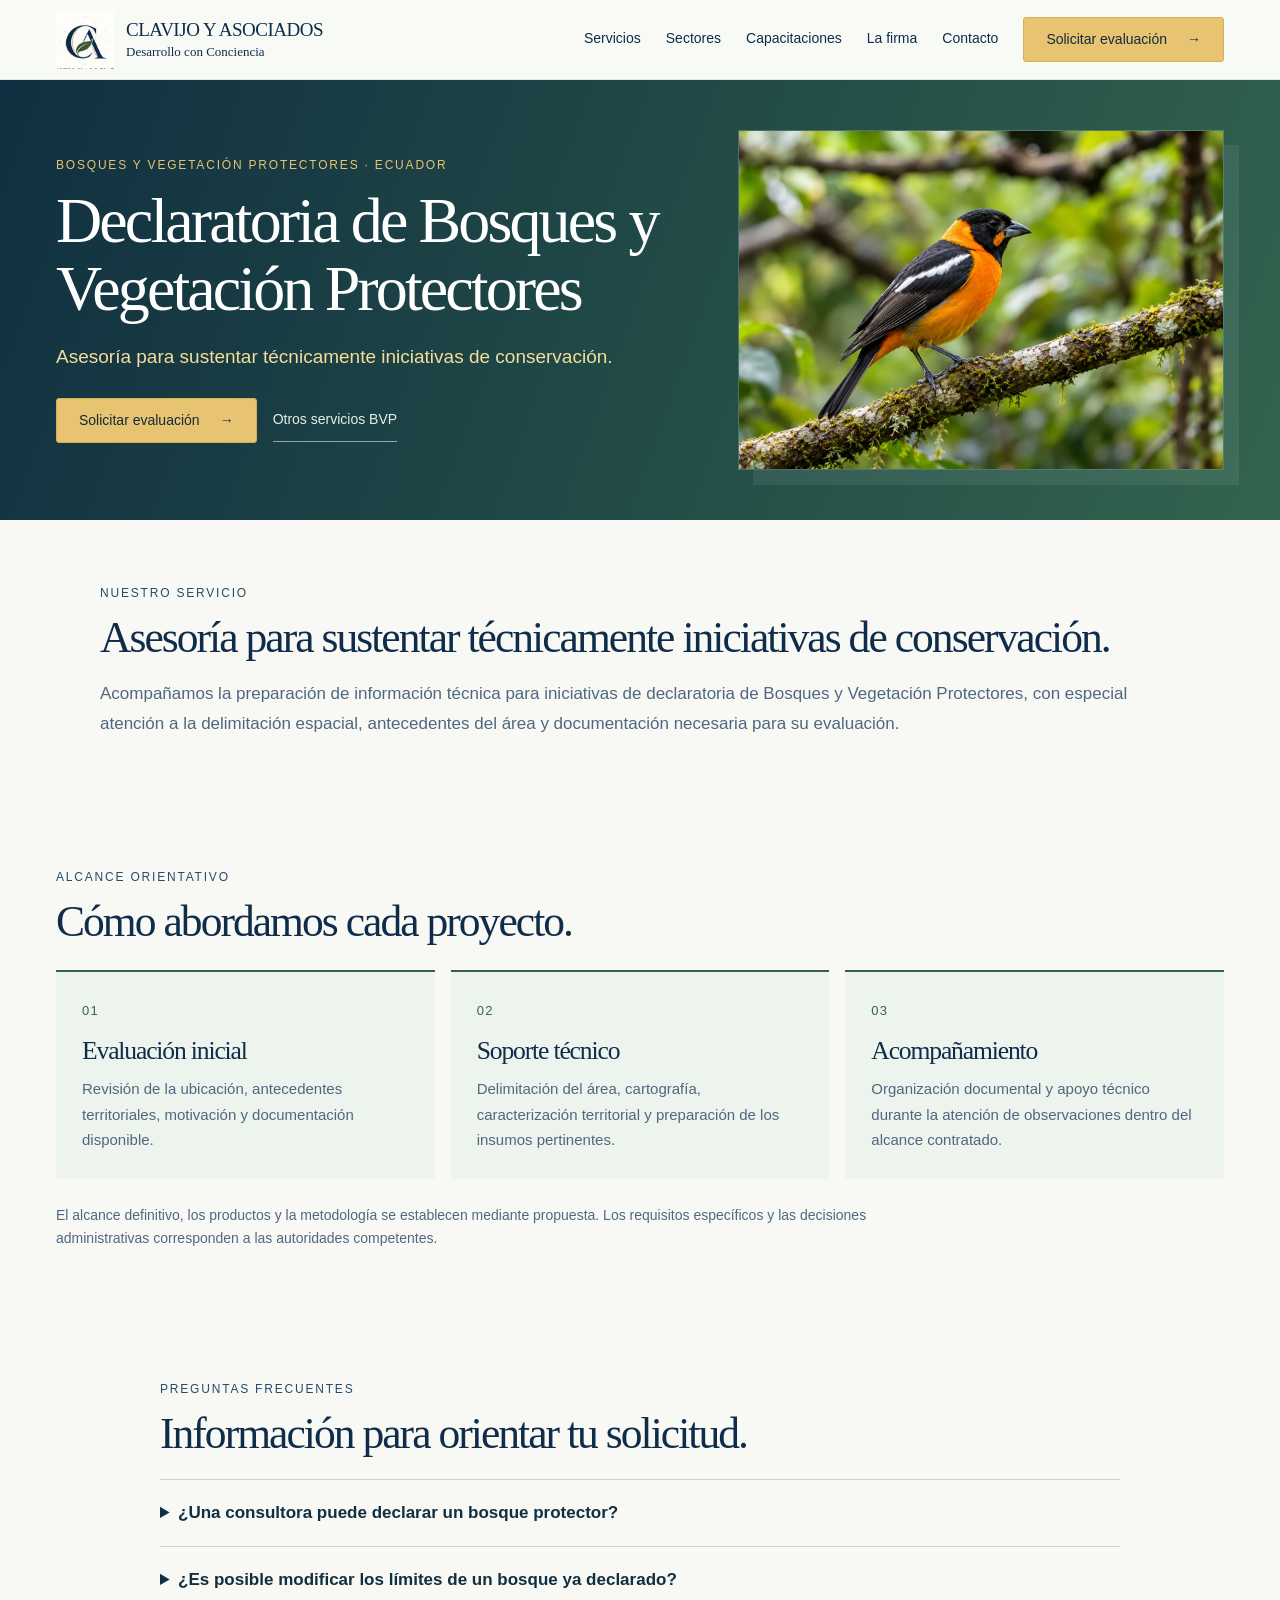
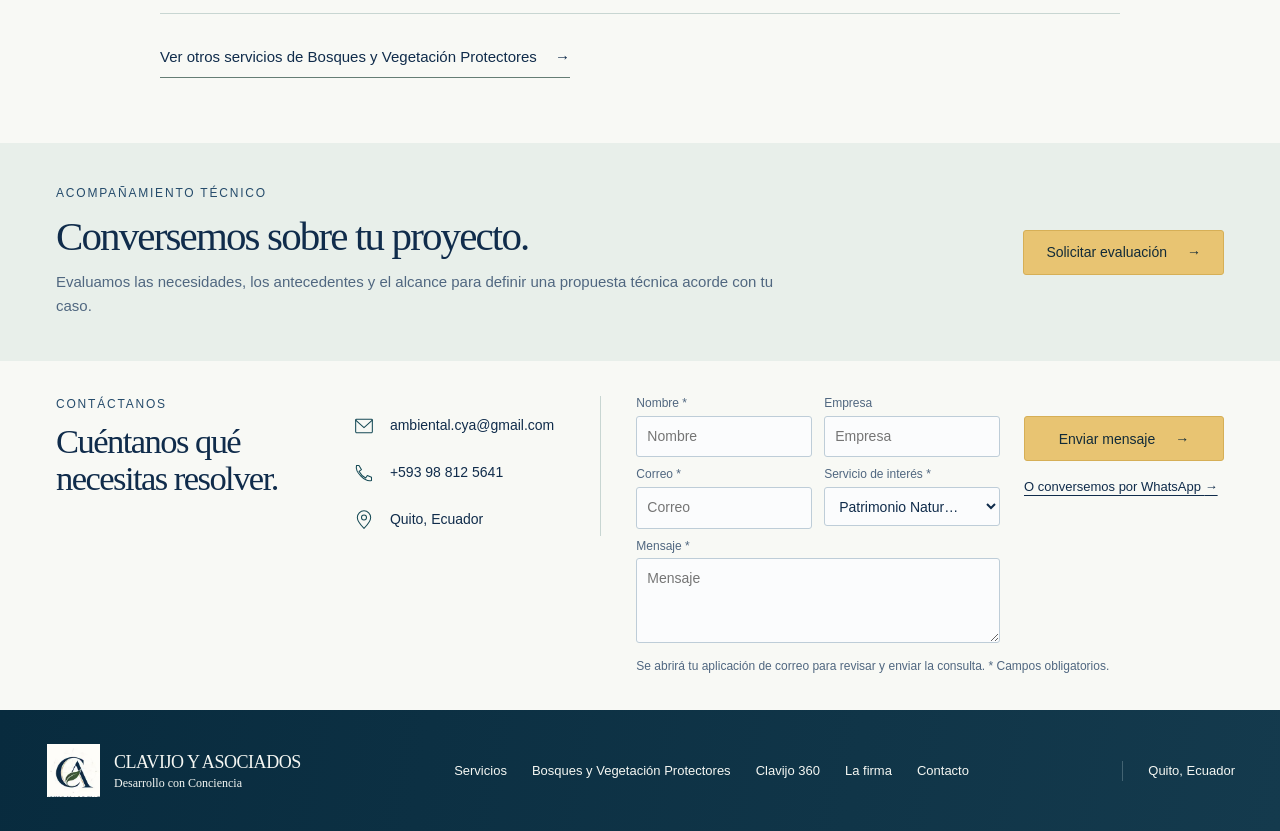
<file: servicios/bvp/declaratoria/index.html>
<!doctype html>
<html lang="es">
<head>
<meta charset="utf-8">
<meta name="viewport" content="width=device-width,initial-scale=1">
<title>Declaratoria de Bosques y Vegetación Protectores | Asesoría técnica</title>
<meta name="description" content="Asesoría y estudios técnicos para solicitudes de declaratoria de Bosques y Vegetación Protectores en Ecuador: delimitación, cartografía y documentación.">
<link rel="canonical" href="https://clavijo-asociados.github.io/ca_solucionesambientales.github.io/servicios/bvp/declaratoria/">
<meta property="og:url" content="https://clavijo-asociados.github.io/ca_solucionesambientales.github.io/servicios/bvp/declaratoria/">
<meta property="og:title" content="Declaratoria de Bosques y Vegetación Protectores | Asesoría técnica">
<meta property="og:description" content="Asesoría y estudios técnicos para solicitudes de declaratoria de Bosques y Vegetación Protectores en Ecuador: delimitación, cartografía y documentación.">
<meta property="og:type" content="website">
<meta property="og:locale" content="es_EC">
<meta property="og:image" content="https://clavijo-asociados.github.io/ca_solucionesambientales.github.io/assets/images/social.jpg">
<meta name="theme-color" content="#102f40">
<link rel="icon" href="../../../assets/images/favicon-ca.png">
<link rel="stylesheet" href="../../../assets/css/styles.css?v=20261006">
<link rel="stylesheet" href="../../../assets/css/clavijo360.css?v=20261123">
<script src="../../../assets/js/main.js" defer></script>
<script type="application/ld+json">{"@context":"https://schema.org","@graph":[{"@type":"Organization","name":"Clavijo y Asociados","url":"https://clavijo-asociados.github.io/ca_solucionesambientales.github.io/","email":"ambiental.cya@gmail.com","telephone":"+593988125641","address":{"@type":"PostalAddress","addressLocality":"Quito","addressCountry":"EC"}},{"@type":"WebPage","name":"Declaratoria de Bosques y Vegetación Protectores | Asesoría técnica","description":"Asesoría y estudios técnicos para solicitudes de declaratoria de Bosques y Vegetación Protectores en Ecuador: delimitación, cartografía y documentación.","url":"https://clavijo-asociados.github.io/ca_solucionesambientales.github.io/servicios/bvp/declaratoria/"}]}</script>
</head>
<body>
<a class="skip" href="#contenido">Saltar al contenido</a><header class="site-header"><div class="header-inner"><a class="brand" href="../../../index.html" aria-label="Clavijo y Asociados, inicio"><img class="brand-logo" src="../../../assets/images/logo-simbolo.webp" width="62" height="62" alt=""><span><strong>CLAVIJO Y ASOCIADOS</strong><small>Desarrollo con Conciencia</small></span></a><button class="menu-toggle" type="button" aria-expanded="false" aria-controls="navigation" aria-label="Abrir menú"><span></span><span></span><span></span></button><nav id="navigation" aria-label="Navegación principal"><a href="../../../servicios/">Servicios</a><a href="../../../index.html#sectores">Sectores</a><a href="../../../servicios/capacitaciones/">Capacitaciones</a><a href="../../../index.html#firma">La firma</a><a href="#contacto">Contacto</a><a class="button gold" href="#contacto">Solicitar evaluación <span aria-hidden="true">→</span></a></nav></div></header>
<main id="contenido">
<section class="c360-hero c360-hero-bvp"><div class="container c360-hero-grid"><div class="reveal"><p class="eyebrow light">Bosques y Vegetación Protectores · Ecuador</p><h1>Declaratoria de Bosques y Vegetación Protectores</h1><p class="c360-hero-subtitle">Asesoría para sustentar técnicamente iniciativas de conservación.</p><div class="c360-actions"><a class="button gold" href="#contacto">Solicitar evaluación <span aria-hidden="true">→</span></a><a class="c360-link-light" href="../">Otros servicios BVP</a></div></div><img src="../../../assets/images/natural-heritage.webp" alt="Bosque natural representativo de las áreas de conservación en Ecuador." width="1440" height="960" loading="eager"></div></section><section class="c360-intro section container"><p class="eyebrow">Nuestro servicio</p><h2>Asesoría para sustentar técnicamente iniciativas de conservación.</h2><p>Acompañamos la preparación de información técnica para iniciativas de declaratoria de Bosques y Vegetación Protectores, con especial atención a la delimitación espacial, antecedentes del área y documentación necesaria para su evaluación.</p></section><section class="c360-steps section container"><p class="eyebrow">Alcance orientativo</p><h2>Cómo abordamos cada proyecto.</h2><div class="c360-three"><article><span>01</span><h3>Evaluación inicial</h3><p>Revisión de la ubicación, antecedentes territoriales, motivación y documentación disponible.</p></article><article><span>02</span><h3>Soporte técnico</h3><p>Delimitación del área, cartografía, caracterización territorial y preparación de los insumos pertinentes.</p></article><article><span>03</span><h3>Acompañamiento</h3><p>Organización documental y apoyo técnico durante la atención de observaciones dentro del alcance contratado.</p></article></div><p class="c360-legal-note">El alcance definitivo, los productos y la metodología se establecen mediante propuesta. Los requisitos específicos y las decisiones administrativas corresponden a las autoridades competentes.</p></section><section class="c360-faq section container"><p class="eyebrow">Preguntas frecuentes</p><h2>Información para orientar tu solicitud.</h2><details><summary>¿Una consultora puede declarar un bosque protector?</summary><p>No. La declaratoria corresponde a la autoridad competente. La consultora puede proporcionar estudios y acompañamiento técnico al proponente.</p></details><details><summary>¿Es posible modificar los límites de un bosque ya declarado?</summary><p>La procedencia debe analizarse conforme a los antecedentes y la normativa aplicable. Podemos apoyar en la preparación de información técnica.</p></details><p class="c360-related"><a class="text-link" href="../">Ver otros servicios de Bosques y Vegetación Protectores <span aria-hidden="true">→</span></a></p></section><section class="c360-cta "><div class="container"><div><p class="eyebrow">Acompañamiento técnico</p><h2>Conversemos sobre tu proyecto.</h2><p>Evaluamos las necesidades, los antecedentes y el alcance para definir una propuesta técnica acorde con tu caso.</p></div><a class="button gold" href="#contacto">Solicitar evaluación <span aria-hidden="true">→</span></a></div></section>
<section class="contact" id="contacto"><div class="contact-grid container"><div class="contact-heading reveal"><p class="eyebrow">Contáctanos</p><h2>Cuéntanos qué<br>necesitas resolver.</h2></div><div class="contact-data reveal"><p><svg class="icon" viewBox="0 0 24 24" fill="none" stroke="currentColor" stroke-width="1.25" stroke-linecap="round" stroke-linejoin="round" aria-hidden="true"><rect x="2" y="4" width="20" height="16" rx="1"/><path d="m2 5 10 9L22 5"/></svg><a href="mailto:ambiental.cya@gmail.com">ambiental.cya@gmail.com</a></p><p><svg class="icon" viewBox="0 0 24 24" fill="none" stroke="currentColor" stroke-width="1.25" stroke-linecap="round" stroke-linejoin="round" aria-hidden="true"><path d="M6 3H3c-2 8 10 20 18 18v-4l-5-2-2 3c-4-2-6-4-8-8l3-2Z"/></svg><a href="https://wa.me/593988125641" target="_blank" rel="noopener noreferrer">+593 98 812 5641</a></p><p><svg class="icon" viewBox="0 0 24 24" fill="none" stroke="currentColor" stroke-width="1.25" stroke-linecap="round" stroke-linejoin="round" aria-hidden="true"><path d="M12 22S4 14 4 9a8 8 0 1 1 16 0c0 5-8 13-8 13Z"/><circle cx="12" cy="9" r="3"/></svg><span>Quito, Ecuador</span></p></div><form id="contact-form" class="contact-form reveal"><div class="form-fields"><div class="form-row"><div><label for="nombre">Nombre *</label><input id="nombre" name="nombre" autocomplete="name" placeholder="Nombre" required maxlength="100"></div><div><label for="empresa">Empresa</label><input id="empresa" name="empresa" autocomplete="organization" placeholder="Empresa" maxlength="150"></div></div><div class="form-row"><div><label for="email">Correo *</label><input id="email" name="email" type="email" autocomplete="email" placeholder="Correo" required maxlength="150"></div><div><label for="servicio">Servicio de interés *</label><select id="servicio" name="servicio" required><option value="">Servicio de interés</option><option>Regularización y Cumplimiento Ambiental</option><option selected>Patrimonio Natural y Biodiversidad</option><option>Gestión Integral de Residuos Peligrosos</option><option>Certificaciones y Programas</option><option>Monitoreos Ambientales</option><option>Sistemas de Información Geográfica</option><option>Capacitaciones Especializadas</option><option>Planes de manejo de Bosques y Vegetación Protectores</option><option>Declaratoria de Bosques y Vegetación Protectores</option><option>Adjudicación de tierras en BVP</option><option>GeoTech Linderos</option><option>Necesito orientación</option></select></div></div><label for="mensaje">Mensaje *</label><textarea id="mensaje" name="mensaje" placeholder="Mensaje" rows="3" required minlength="10" maxlength="2000"></textarea></div><div class="form-actions"><button type="submit" class="button gold" disabled aria-describedby="form-explanation">Enviar mensaje <span aria-hidden="true">→</span></button><a class="whatsapp-link" href="https://wa.me/593988125641" target="_blank" rel="noopener noreferrer">O conversemos por WhatsApp <span aria-hidden="true">→</span></a></div><p class="form-explanation" id="form-explanation">Se abrirá tu aplicación de correo para revisar y enviar la consulta. * Campos obligatorios.</p><p id="form-status" role="status" aria-live="polite"></p><a id="email-fallback" class="text-link" hidden>Abrir la consulta en mi aplicación de correo <span aria-hidden="true">→</span></a><noscript><p>Escríbenos directamente a <a href="mailto:ambiental.cya@gmail.com">ambiental.cya@gmail.com</a> o por WhatsApp.</p></noscript></form></div></section>
</main>
<footer class="site-footer"><div class="footer-inner"><a class="brand" href="../../../index.html"><img class="brand-logo" src="../../../assets/images/logo-simbolo.webp" width="62" height="62" alt=""><span><strong>CLAVIJO Y ASOCIADOS</strong><small>Desarrollo con Conciencia</small></span></a><nav aria-label="Navegación al pie"><a href="../../../servicios/">Servicios</a><a href="../../../servicios/bvp/">Bosques y Vegetación Protectores</a><a href="../../../soluciones-tecnologicas/">Clavijo 360</a><a href="../../../index.html#firma">La firma</a><a href="#contacto">Contacto</a></nav><p>Quito, Ecuador</p></div></footer>
</body>
</html>
</file>
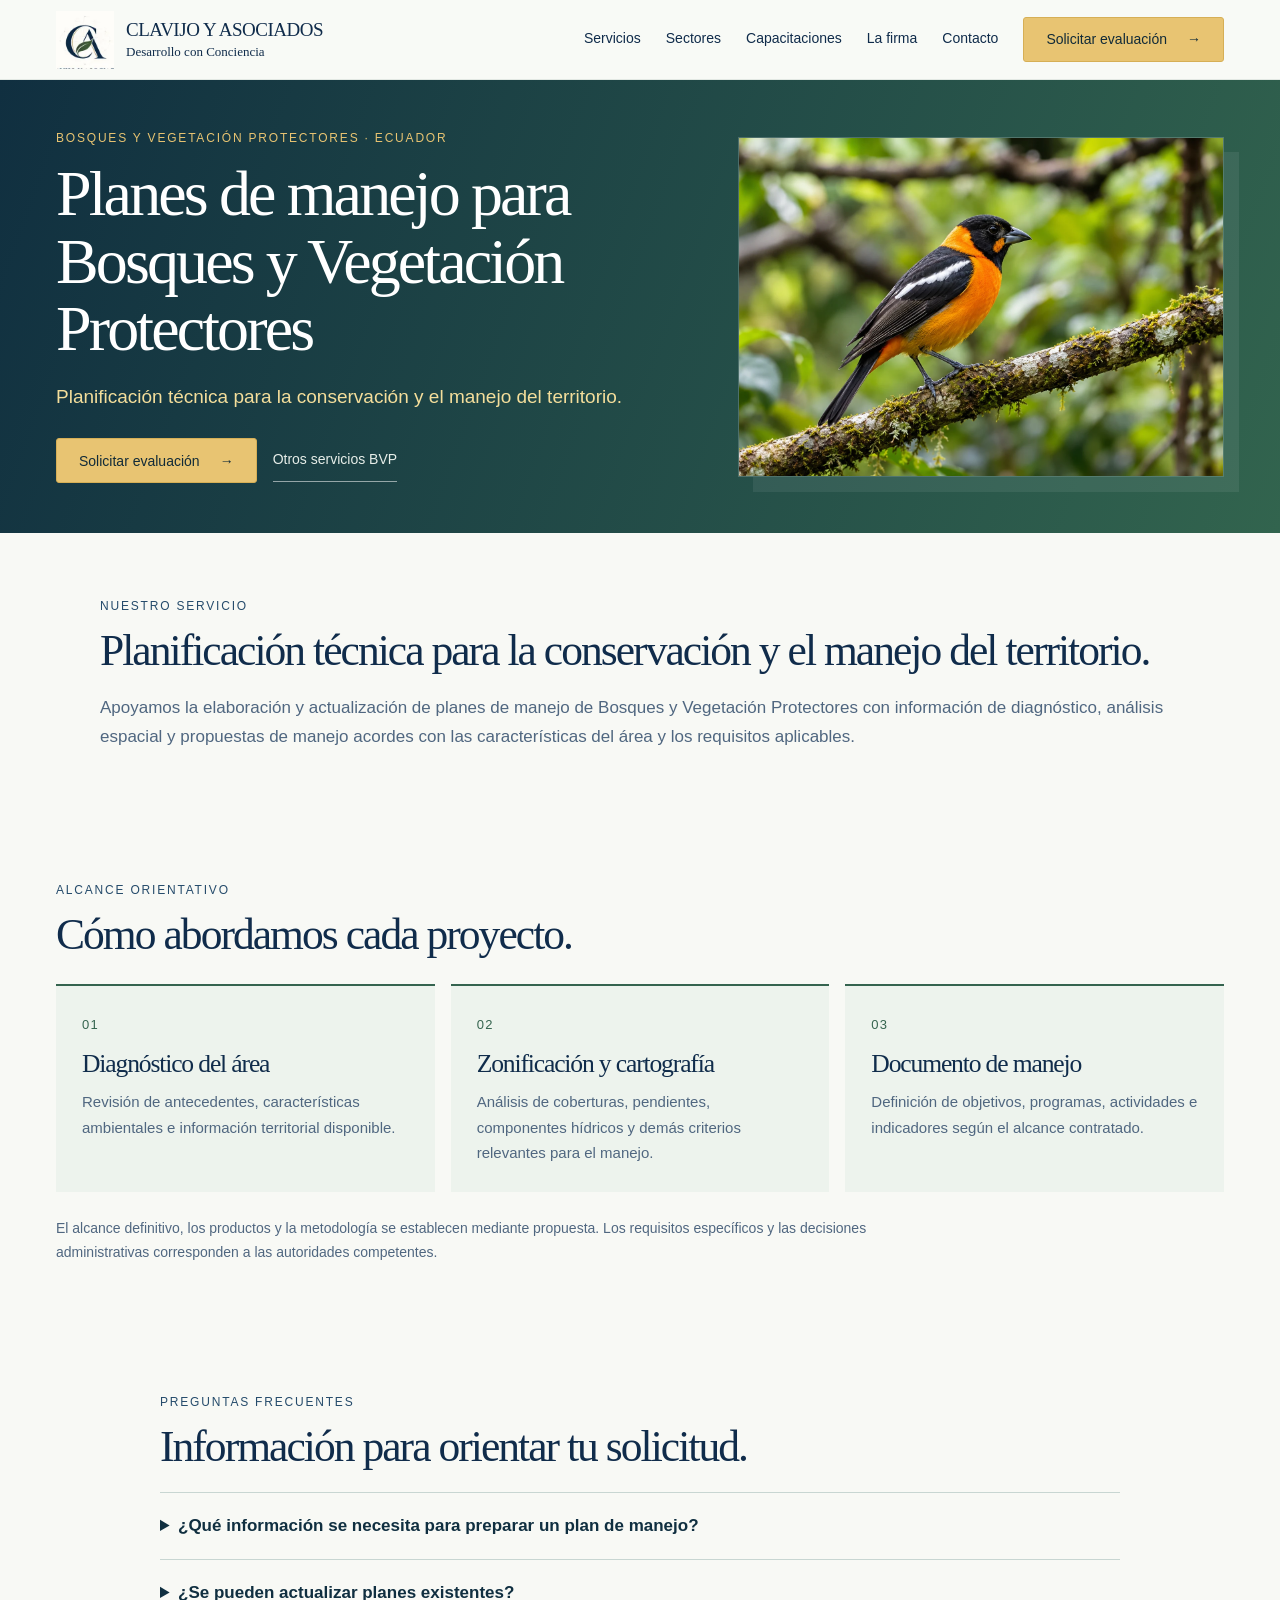
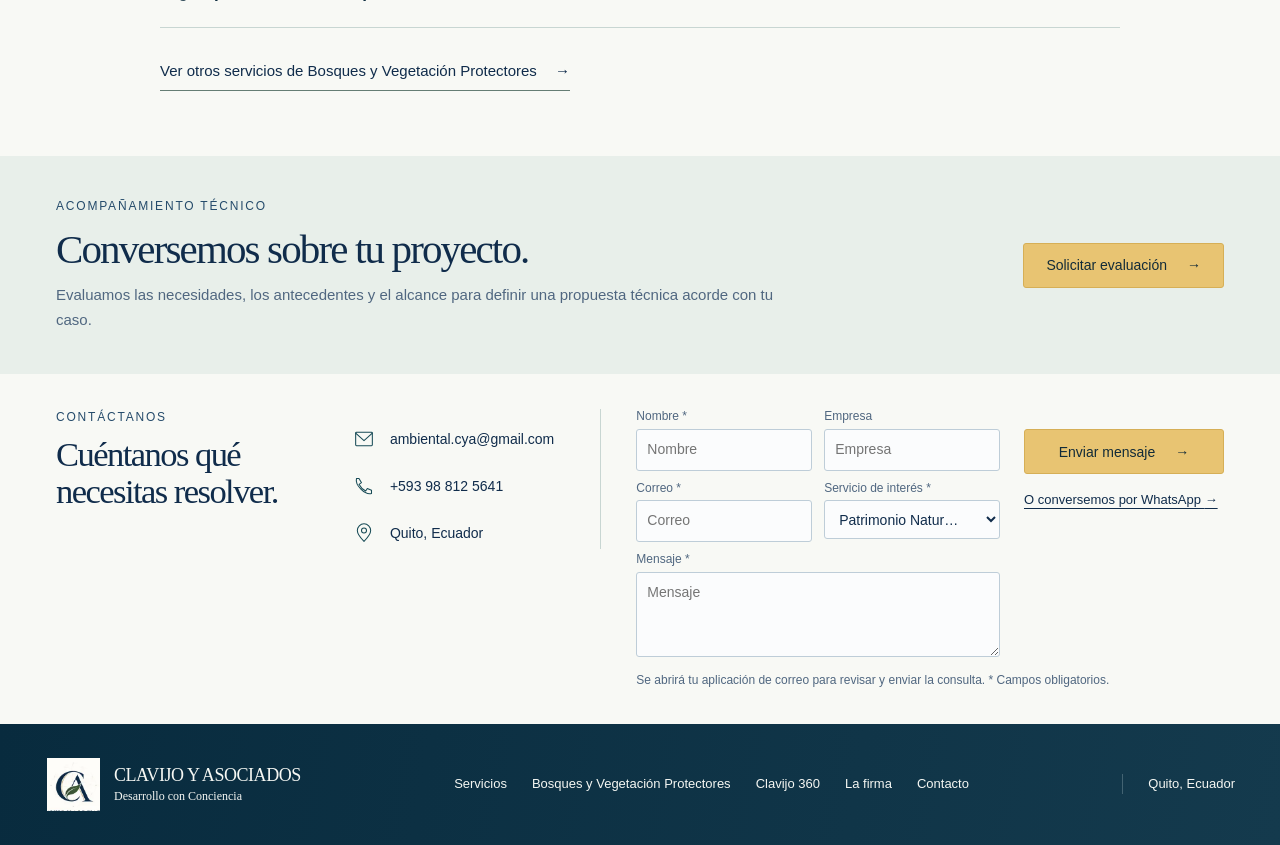
<file: servicios/bvp/planes-manejo/index.html>
<!doctype html>
<html lang="es">
<head>
<meta charset="utf-8">
<meta name="viewport" content="width=device-width,initial-scale=1">
<title>Planes de manejo de Bosques y Vegetación Protectores en Ecuador</title>
<meta name="description" content="Elaboración y actualización de planes de manejo BVP en Ecuador: diagnóstico territorial, zonificación, cartografía y acompañamiento técnico.">
<link rel="canonical" href="https://clavijo-asociados.github.io/ca_solucionesambientales.github.io/servicios/bvp/planes-manejo/">
<meta property="og:url" content="https://clavijo-asociados.github.io/ca_solucionesambientales.github.io/servicios/bvp/planes-manejo/">
<meta property="og:title" content="Planes de manejo de Bosques y Vegetación Protectores en Ecuador">
<meta property="og:description" content="Elaboración y actualización de planes de manejo BVP en Ecuador: diagnóstico territorial, zonificación, cartografía y acompañamiento técnico.">
<meta property="og:type" content="website">
<meta property="og:locale" content="es_EC">
<meta property="og:image" content="https://clavijo-asociados.github.io/ca_solucionesambientales.github.io/assets/images/social.jpg">
<meta name="theme-color" content="#102f40">
<link rel="icon" href="../../../assets/images/favicon-ca.png">
<link rel="stylesheet" href="../../../assets/css/styles.css?v=20261006">
<link rel="stylesheet" href="../../../assets/css/clavijo360.css?v=20261123">
<script src="../../../assets/js/main.js" defer></script>
<script type="application/ld+json">{"@context":"https://schema.org","@graph":[{"@type":"Organization","name":"Clavijo y Asociados","url":"https://clavijo-asociados.github.io/ca_solucionesambientales.github.io/","email":"ambiental.cya@gmail.com","telephone":"+593988125641","address":{"@type":"PostalAddress","addressLocality":"Quito","addressCountry":"EC"}},{"@type":"WebPage","name":"Planes de manejo de Bosques y Vegetación Protectores en Ecuador","description":"Elaboración y actualización de planes de manejo BVP en Ecuador: diagnóstico territorial, zonificación, cartografía y acompañamiento técnico.","url":"https://clavijo-asociados.github.io/ca_solucionesambientales.github.io/servicios/bvp/planes-manejo/"}]}</script>
</head>
<body>
<a class="skip" href="#contenido">Saltar al contenido</a><header class="site-header"><div class="header-inner"><a class="brand" href="../../../index.html" aria-label="Clavijo y Asociados, inicio"><img class="brand-logo" src="../../../assets/images/logo-simbolo.webp" width="62" height="62" alt=""><span><strong>CLAVIJO Y ASOCIADOS</strong><small>Desarrollo con Conciencia</small></span></a><button class="menu-toggle" type="button" aria-expanded="false" aria-controls="navigation" aria-label="Abrir menú"><span></span><span></span><span></span></button><nav id="navigation" aria-label="Navegación principal"><a href="../../../servicios/">Servicios</a><a href="../../../index.html#sectores">Sectores</a><a href="../../../servicios/capacitaciones/">Capacitaciones</a><a href="../../../index.html#firma">La firma</a><a href="#contacto">Contacto</a><a class="button gold" href="#contacto">Solicitar evaluación <span aria-hidden="true">→</span></a></nav></div></header>
<main id="contenido">
<section class="c360-hero c360-hero-bvp"><div class="container c360-hero-grid"><div class="reveal"><p class="eyebrow light">Bosques y Vegetación Protectores · Ecuador</p><h1>Planes de manejo para Bosques y Vegetación Protectores</h1><p class="c360-hero-subtitle">Planificación técnica para la conservación y el manejo del territorio.</p><div class="c360-actions"><a class="button gold" href="#contacto">Solicitar evaluación <span aria-hidden="true">→</span></a><a class="c360-link-light" href="../">Otros servicios BVP</a></div></div><img src="../../../assets/images/natural-heritage.webp" alt="Bosque natural representativo de las áreas de conservación en Ecuador." width="1440" height="960" loading="eager"></div></section><section class="c360-intro section container"><p class="eyebrow">Nuestro servicio</p><h2>Planificación técnica para la conservación y el manejo del territorio.</h2><p>Apoyamos la elaboración y actualización de planes de manejo de Bosques y Vegetación Protectores con información de diagnóstico, análisis espacial y propuestas de manejo acordes con las características del área y los requisitos aplicables.</p></section><section class="c360-steps section container"><p class="eyebrow">Alcance orientativo</p><h2>Cómo abordamos cada proyecto.</h2><div class="c360-three"><article><span>01</span><h3>Diagnóstico del área</h3><p>Revisión de antecedentes, características ambientales e información territorial disponible.</p></article><article><span>02</span><h3>Zonificación y cartografía</h3><p>Análisis de coberturas, pendientes, componentes hídricos y demás criterios relevantes para el manejo.</p></article><article><span>03</span><h3>Documento de manejo</h3><p>Definición de objetivos, programas, actividades e indicadores según el alcance contratado.</p></article></div><p class="c360-legal-note">El alcance definitivo, los productos y la metodología se establecen mediante propuesta. Los requisitos específicos y las decisiones administrativas corresponden a las autoridades competentes.</p></section><section class="c360-faq section container"><p class="eyebrow">Preguntas frecuentes</p><h2>Información para orientar tu solicitud.</h2><details><summary>¿Qué información se necesita para preparar un plan de manejo?</summary><p>Depende del área y del requerimiento aplicable. Habitualmente se revisan antecedentes legales y territoriales, cartografía, información ambiental y objetivos de manejo.</p></details><details><summary>¿Se pueden actualizar planes existentes?</summary><p>Podemos evaluar la documentación disponible y proponer el alcance técnico de una actualización, sujeto a los requisitos correspondientes.</p></details><p class="c360-related"><a class="text-link" href="../">Ver otros servicios de Bosques y Vegetación Protectores <span aria-hidden="true">→</span></a></p></section><section class="c360-cta "><div class="container"><div><p class="eyebrow">Acompañamiento técnico</p><h2>Conversemos sobre tu proyecto.</h2><p>Evaluamos las necesidades, los antecedentes y el alcance para definir una propuesta técnica acorde con tu caso.</p></div><a class="button gold" href="#contacto">Solicitar evaluación <span aria-hidden="true">→</span></a></div></section>
<section class="contact" id="contacto"><div class="contact-grid container"><div class="contact-heading reveal"><p class="eyebrow">Contáctanos</p><h2>Cuéntanos qué<br>necesitas resolver.</h2></div><div class="contact-data reveal"><p><svg class="icon" viewBox="0 0 24 24" fill="none" stroke="currentColor" stroke-width="1.25" stroke-linecap="round" stroke-linejoin="round" aria-hidden="true"><rect x="2" y="4" width="20" height="16" rx="1"/><path d="m2 5 10 9L22 5"/></svg><a href="mailto:ambiental.cya@gmail.com">ambiental.cya@gmail.com</a></p><p><svg class="icon" viewBox="0 0 24 24" fill="none" stroke="currentColor" stroke-width="1.25" stroke-linecap="round" stroke-linejoin="round" aria-hidden="true"><path d="M6 3H3c-2 8 10 20 18 18v-4l-5-2-2 3c-4-2-6-4-8-8l3-2Z"/></svg><a href="https://wa.me/593988125641" target="_blank" rel="noopener noreferrer">+593 98 812 5641</a></p><p><svg class="icon" viewBox="0 0 24 24" fill="none" stroke="currentColor" stroke-width="1.25" stroke-linecap="round" stroke-linejoin="round" aria-hidden="true"><path d="M12 22S4 14 4 9a8 8 0 1 1 16 0c0 5-8 13-8 13Z"/><circle cx="12" cy="9" r="3"/></svg><span>Quito, Ecuador</span></p></div><form id="contact-form" class="contact-form reveal"><div class="form-fields"><div class="form-row"><div><label for="nombre">Nombre *</label><input id="nombre" name="nombre" autocomplete="name" placeholder="Nombre" required maxlength="100"></div><div><label for="empresa">Empresa</label><input id="empresa" name="empresa" autocomplete="organization" placeholder="Empresa" maxlength="150"></div></div><div class="form-row"><div><label for="email">Correo *</label><input id="email" name="email" type="email" autocomplete="email" placeholder="Correo" required maxlength="150"></div><div><label for="servicio">Servicio de interés *</label><select id="servicio" name="servicio" required><option value="">Servicio de interés</option><option>Regularización y Cumplimiento Ambiental</option><option selected>Patrimonio Natural y Biodiversidad</option><option>Gestión Integral de Residuos Peligrosos</option><option>Certificaciones y Programas</option><option>Monitoreos Ambientales</option><option>Sistemas de Información Geográfica</option><option>Capacitaciones Especializadas</option><option>Planes de manejo de Bosques y Vegetación Protectores</option><option>Declaratoria de Bosques y Vegetación Protectores</option><option>Adjudicación de tierras en BVP</option><option>GeoTech Linderos</option><option>Necesito orientación</option></select></div></div><label for="mensaje">Mensaje *</label><textarea id="mensaje" name="mensaje" placeholder="Mensaje" rows="3" required minlength="10" maxlength="2000"></textarea></div><div class="form-actions"><button type="submit" class="button gold" disabled aria-describedby="form-explanation">Enviar mensaje <span aria-hidden="true">→</span></button><a class="whatsapp-link" href="https://wa.me/593988125641" target="_blank" rel="noopener noreferrer">O conversemos por WhatsApp <span aria-hidden="true">→</span></a></div><p class="form-explanation" id="form-explanation">Se abrirá tu aplicación de correo para revisar y enviar la consulta. * Campos obligatorios.</p><p id="form-status" role="status" aria-live="polite"></p><a id="email-fallback" class="text-link" hidden>Abrir la consulta en mi aplicación de correo <span aria-hidden="true">→</span></a><noscript><p>Escríbenos directamente a <a href="mailto:ambiental.cya@gmail.com">ambiental.cya@gmail.com</a> o por WhatsApp.</p></noscript></form></div></section>
</main>
<footer class="site-footer"><div class="footer-inner"><a class="brand" href="../../../index.html"><img class="brand-logo" src="../../../assets/images/logo-simbolo.webp" width="62" height="62" alt=""><span><strong>CLAVIJO Y ASOCIADOS</strong><small>Desarrollo con Conciencia</small></span></a><nav aria-label="Navegación al pie"><a href="../../../servicios/">Servicios</a><a href="../../../servicios/bvp/">Bosques y Vegetación Protectores</a><a href="../../../soluciones-tecnologicas/">Clavijo 360</a><a href="../../../index.html#firma">La firma</a><a href="#contacto">Contacto</a></nav><p>Quito, Ecuador</p></div></footer>
</body>
</html>
</file>
<file: assets/css/styles.css>
:root{--navy:#102f40;--ink:#102c4b;--green:#35644f;--sage:#e8efea;--ivory:#f8f9f5;--gold:#e8c472;--muted:#506780;--line:#c8d6d2;--sans:Arial,'Segoe UI',sans-serif;--serif:Georgia,'Times New Roman',serif}*{box-sizing:border-box}html{scroll-behavior:smooth;scroll-padding-top:100px}body{margin:0;background:var(--ivory);color:var(--ink);font-family:var(--sans);font-size:16px;line-height:1.55}h1,h2,h3,p{margin:0}h1,h2,h3{font-family:var(--serif);font-weight:400;letter-spacing:-.045em;line-height:1.05}a{color:inherit;text-decoration:none}img,video{display:block;max-width:100%}button,input,select,textarea{font:inherit}button,summary{cursor:pointer}button{border:0}button,a,summary{touch-action:manipulation}a:focus-visible,button:focus-visible,summary:focus-visible{outline:3px solid #008276;outline-offset:5px}input:focus-visible,select:focus-visible,textarea:focus-visible{outline:2px solid #008276;outline-offset:2px}[hidden]{display:none!important}.container{width:min(1320px,calc(100% - 112px));margin:auto}.section{padding-block:65px}.icon{width:34px;height:34px;flex-shrink:0}.eyebrow{text-transform:uppercase;font-family:var(--sans);font-size:12px;letter-spacing:.15em;line-height:1.4;color:#254b6b;margin-bottom:13px}.eyebrow.light{color:#f4f6f2}.skip{position:fixed;top:10px;left:10px;z-index:100;padding:12px;background:white;transform:translateY(-160%)}.skip:focus{transform:none}.site-header{position:sticky;top:0;z-index:30;background:#f8faf6f5;backdrop-filter:blur(12px);border-bottom:1px solid #e2e8e3}.header-inner{width:min(1320px,calc(100% - 112px));margin:auto;min-height:79px;display:flex;align-items:center;justify-content:space-between;gap:24px}.brand{display:flex;align-items:center;gap:12px;flex-shrink:0;line-height:1.2}.brand strong{display:block;font-family:var(--serif);font-weight:400;font-size:19px;letter-spacing:-.025em}.brand small{display:block;font-family:var(--serif);font-size:13px;margin-top:2px}.brand-logo{width:62px;height:57px;flex-shrink:0}.brand-logo image{filter:url(#logo-ink)}#navigation{display:flex;align-items:center;gap:25px;font-size:14px}#navigation>a:not(.button){padding:12px 0;border-bottom:1px solid transparent;transition:border-color .2s}#navigation>a:not(.button):hover,#navigation>a[aria-current]{border-color:#254b6b}.button{display:inline-flex;justify-content:center;align-items:center;gap:20px;min-height:45px;padding:12px 22px;font-size:14px;line-height:1.3;border-radius:3px;transition:background .2s,transform .2s}.button>span{transition:transform .2s}.button:hover>span{transform:translateX(3px)}.button.gold{background:var(--gold);color:#122b38;border:1px solid #d6af56}.button.gold:hover{background:#efcf85}.button.outline{border:1px solid #5f786c;background:transparent;color:var(--ink)}.button:disabled{opacity:.5;cursor:default}.text-link{display:inline-flex;align-items:center;gap:18px;font-size:15px;line-height:1.5;padding:8px 0;border-bottom:1px solid #657d74}.text-link:hover{color:var(--green)}.menu-toggle{display:none}
.hero{position:relative;min-height:460px;display:flex;align-items:center;isolation:isolate;overflow:hidden;color:white}.hero-background{position:absolute;inset:0;width:100%;height:100%;object-fit:cover;object-position:center 55%;z-index:-2}.hero:after{content:'';position:absolute;inset:0;z-index:-1;background:linear-gradient(90deg,#00293ef2,#092a3a94 45%,#092a3a22 78%,transparent)}.hero-content{padding-block:44px}.hero h1{font-size:clamp(40px,4.1vw,64px);max-width:860px;line-height:1.02;letter-spacing:-.04em}.hero h1 span{color:#efcb74}.hero-description{font-size:17px;line-height:1.45;max-width:590px;margin-top:19px}.hero-actions{display:flex;align-items:center;gap:30px;flex-wrap:wrap;margin-top:23px}.hero-secondary{font-size:14px;border-bottom:1px solid #e2e7e577;padding:10px 0;display:flex;align-items:center;gap:15px}.hero-concepts{position:absolute;right:max(6%,calc((100% - 1320px)/2));bottom:50px;border-left:1px solid #dceae2ad;padding:16px 0 16px 20px;display:flex;flex-direction:column;gap:7px;text-transform:uppercase;font-size:12px;letter-spacing:.15em}.firm{display:grid;grid-template-columns:1fr 1.07fr;min-height:350px;scroll-margin-top:100px}.firm-copy{padding:36px 42px 35px max(56px,calc((100vw - 1320px)/2));align-self:center}.firm h2{font-size:clamp(30px,3vw,45px);line-height:1.06;max-width:620px}.firm-copy>p:last-child{font-size:15px;color:var(--muted);margin-top:20px;max-width:605px;line-height:1.65}.firm-photo{position:relative;overflow:hidden;min-height:330px}.firm-photo>img{width:100%;height:100%;position:absolute;object-fit:cover;object-position:40% center}.firm-photo-note{position:absolute;right:30px;top:24%;font-size:13px;line-height:1.6;letter-spacing:.09em;text-transform:uppercase;background:#f3f8f1ed;padding:25px 25px 25px 35px;min-width:150px;border-left:1px solid #819c8c;box-shadow:-15px 0 0 14px #f3f8f1ed}.approach{display:grid;grid-template-columns:1.7fr repeat(4,1fr);gap:0;align-items:start;background:var(--sage);padding:35px max(40px,calc((100vw - 1400px)/2))}.approach-heading{padding:0 30px 0 15px}.approach h2{font-size:clamp(29px,2.5vw,38px);line-height:1.05}.approach-heading>p:last-child{font-size:14px;color:var(--muted);margin-top:13px;line-height:1.6}.pillar{border-left:1px solid #b7cec4;padding:2px 27px 5px;min-height:185px}.pillar .icon{width:38px;height:38px;margin-bottom:15px}.pillar h3{font-size:21px;line-height:1.1;margin-bottom:13px;letter-spacing:-.025em}.pillar p{font-size:14px;color:var(--muted);line-height:1.65}.capacity{display:grid;grid-template-columns:31% 69%;min-height:450px}.capacity-heading{padding:40px 28px 40px max(50px,calc((100vw - 1320px)/2));display:flex;flex-direction:column;align-items:flex-start;justify-content:center}.capacity h2{font-size:clamp(32px,3vw,45px);line-height:1.04}.capacity-heading>p:not(.eyebrow){font-size:15px;margin-top:22px;color:var(--muted);line-height:1.65;max-width:390px}.capacity-heading .text-link{margin-top:35px}.capacity-grid{display:grid;grid-template-columns:repeat(4,1fr);grid-template-rows:1fr 1fr;gap:5px;padding:5px 5px 5px 0}.capacity-tile{position:relative;overflow:hidden;min-height:220px;isolation:isolate}.capacity-tile:nth-child(1),.capacity-tile:nth-child(2){grid-column:span 2}.capacity-tile:after{content:'';position:absolute;inset:35% 0 0;z-index:-1;background:linear-gradient(transparent,#051b25d1)}.capacity-tile>img{position:absolute;inset:0;height:100%;width:100%;object-fit:cover;z-index:-2;transition:transform .5s}.capacity-tile:hover>img{transform:scale(1.035)}.tile-overlay{position:absolute;inset:auto 0 0;color:white;padding:20px 17px}.tile-overlay>a{display:block;font-family:var(--serif);font-size:19px;line-height:1.15;letter-spacing:-.02em}.tile-overlay>a>span{display:none}.tile-overlay>a:hover{text-decoration:underline;text-underline-offset:4px}.tile-overlay>a:before{content:'';position:absolute;inset:0}.tile-overlay .tile-training-link{font-family:var(--sans);font-size:12px;line-height:1.4;margin-top:10px;position:relative;z-index:2;border-top:1px solid #f1f7f056;padding-top:8px}.tile-overlay .tile-training-link:before{display:none}
.sectors{display:grid;grid-template-columns:1.9fr repeat(5,1fr);padding-right:30px;align-items:stretch;scroll-margin-top:95px}.sectors-heading{background:var(--navy);color:#fff;padding:38px 28px 38px max(48px,calc((100vw - 1320px)/2))}.sectors-heading h2{font-size:clamp(29px,2.9vw,43px)}.sectors-heading>p:last-child{color:#edf2f4;font-size:14px;margin-top:15px;line-height:1.65}.sector{margin-block:32px;border-left:1px solid var(--line);padding:3px 21px 0;text-align:center;display:flex;flex-direction:column;align-items:center}.sector .icon{width:41px;height:41px;margin-bottom:17px}.sector h3{font-size:21px;line-height:1.13;letter-spacing:-.03em;min-height:47px}.sector p{font-size:14px;margin-top:16px;line-height:1.6;color:var(--muted)}.process{display:grid;grid-template-columns:34% 1fr;gap:25px;padding:40px max(48px,calc((100vw - 1320px)/2));overflow:hidden}.process-heading h2{font-size:clamp(28px,2.75vw,41px);line-height:1.1}.process-heading>p:last-child{font-size:15px;color:var(--muted);margin-top:15px;line-height:1.6;max-width:470px}.process-steps{display:grid;grid-template-columns:repeat(4,1fr);gap:32px;list-style:none;margin:0;padding:0;align-items:start}.step-line{display:flex;align-items:center;gap:13px;margin-bottom:15px;font-size:13px}.step-line>span{display:grid;place-items:center;min-width:36px;min-height:36px;border-radius:50%;background:#e2ede6;color:#213e49;font-weight:600}.step-line:after{content:'';height:1px;background:var(--line);flex:1;order:1}.step-line b{font-size:24px;line-height:1;font-weight:400;order:2}.process-steps h3{font-size:20px;line-height:1.15;letter-spacing:-.02em}.process-steps p{font-size:14px;color:var(--muted);margin-top:11px;line-height:1.6}.vision{position:relative;isolation:isolate;min-height:270px;color:white;display:flex;align-items:center;overflow:hidden}.vision-background{position:absolute;inset:0;width:100%;height:100%;object-fit:cover;object-position:center 62%;z-index:-2}.vision:after{content:'';position:absolute;inset:0;background:linear-gradient(90deg,#061f2db8,transparent 65%,#072a3255);z-index:-1}.vision-content{display:flex;justify-content:space-between;align-items:center;gap:65px;padding-block:30px}.vision-content>div{max-width:650px}.vision h2{font-size:clamp(31px,3.1vw,47px);line-height:1.05}.vision .eyebrow{margin-bottom:9px}.vision-content>div>p:not(.eyebrow){font-size:15px;line-height:1.55;max-width:610px;margin-top:14px}.vision .button{margin-top:16px}.vision-play{display:flex;align-items:center;gap:16px;background:transparent;color:white;text-align:left;white-space:nowrap;font-size:14px;padding:15px 0}.play-circle{border:1px solid white;border-radius:50%;height:52px;width:52px;display:grid;place-items:center;font-size:18px;padding-left:3px;flex-shrink:0}.vision-video{width:100%;position:relative;background:#092633;padding:24px 56px}.vision-video video{width:min(1080px,100%);aspect-ratio:16/9;object-fit:contain;max-height:75vh;margin:auto;background:#092633}.vision.is-playing .vision-content,.vision.is-playing>.vision-background{display:none}.vision.is-playing{min-height:0}.close-video{position:absolute;top:30px;right:66px;background:#f6faf4;color:var(--ink);padding:10px 15px;border-radius:3px}.video-direct{display:block;background:#102f40;padding:12px}.contact{padding-block:35px;scroll-margin-top:90px}.contact-grid{display:grid;grid-template-columns:.85fr .8fr 1.9fr;gap:35px;align-items:start}.contact-heading h2{font-size:clamp(30px,2.7vw,40px);line-height:1.08}.contact-heading .eyebrow{margin-bottom:10px}.contact-data{display:grid;gap:15px;padding-top:14px;font-size:14px;border-right:1px solid var(--line);padding-right:24px;min-height:140px}.contact-data>p{display:flex;align-items:center;gap:16px}.contact-data .icon{width:20px;height:20px;color:#164a55}.contact-data a{overflow-wrap:anywhere}.contact-data a:hover{text-decoration:underline}.contact-form{display:grid;grid-template-columns:1fr 200px;gap:14px 24px}.form-row{display:grid;grid-template-columns:1fr 1fr;gap:12px}.form-row>div{min-width:0}.contact-form label{font-size:12px;display:block;color:var(--muted);margin-bottom:4px;line-height:1.3}.contact-form input,.contact-form select,.contact-form textarea{width:100%;font-size:14px;color:var(--ink);background:#fbfcfd;border:1px solid #becdd8;border-radius:3px;padding:9px 10px;min-height:39px;margin-bottom:10px}.contact-form textarea{resize:vertical;min-height:77px;display:block;margin-bottom:0}.contact-form select{text-overflow:ellipsis;padding-right:23px}.form-actions{display:flex;align-items:stretch;flex-direction:column;gap:16px;padding-top:20px}.form-actions .button{white-space:nowrap;padding-inline:15px}.whatsapp-link{font-size:13px;line-height:1.5;display:block;text-decoration:underline;text-underline-offset:4px}.form-explanation{font-size:12px;color:var(--muted);grid-column:1/-1;line-height:1.5}.contact-form #form-status,.contact-form #email-fallback,.contact-form noscript{grid-column:1/-1;font-size:13px}.contact-form #form-status:empty{display:none}#form-status:not(:empty){padding:12px 14px;border-left:3px solid var(--green);background:#e6f1e9}footer{background:linear-gradient(100deg,#082b3e,#143a4d);color:#f5f7f3;padding:34px 0}.footer-inner{width:min(1400px,calc(100% - 90px));margin:auto;display:flex;align-items:center;justify-content:space-between;gap:35px}.site-footer .brand-logo{width:57px;height:53px}.site-footer .brand strong{font-size:18px}.site-footer .brand small{font-size:12px}.footer-inner nav{display:flex;gap:25px;font-size:13px;line-height:1.4}.footer-inner nav a:hover{text-decoration:underline}.footer-inner>p{font-size:13px;white-space:nowrap;border-left:1px solid #b9d0d34a;padding-left:25px}.reveal{opacity:1;transform:none}.motion .reveal{opacity:0;transform:translateY(16px);transition:opacity .65s ease,transform .65s cubic-bezier(.2,.65,.25,1)}.motion .reveal.is-visible{opacity:1;transform:none}
.services-intro{padding-block:65px 45px}.services-intro h1{font-size:clamp(38px,4vw,60px);line-height:1.05}.services-intro h1 span{color:var(--green)}.services-intro>p:last-child{font-size:18px;color:var(--muted);max-width:800px;margin-top:22px}.service-row{display:grid;grid-template-columns:1fr 1fr;gap:60px;padding-block:45px;border-top:1px solid var(--line);align-items:center}.service-row:nth-child(odd) .service-row-copy{order:2}.service-row h2{font-size:37px;line-height:1.1}.service-row-copy>p:not(.eyebrow){color:var(--muted);margin-top:18px}.service-row ul{padding-left:20px;line-height:1.9;margin:18px 0}.service-row figure{margin:0}.service-row figure img{width:100%;aspect-ratio:3/2;object-fit:cover}.service-row figcaption{font-size:12px;color:var(--muted);padding-top:7px}.service-actions{display:flex;align-items:center;gap:25px;flex-wrap:wrap;margin-top:22px}.service-hero{position:relative;isolation:isolate;min-height:390px;display:flex;align-items:center;overflow:hidden;color:white}.service-hero>img{position:absolute;inset:0;z-index:-2;width:100%;height:100%;object-fit:cover}.service-hero:after{content:'';position:absolute;inset:0;z-index:-1;background:linear-gradient(90deg,#082b3eee,#082b3e99 60%,#082b3e44)}.service-hero>.container{padding-block:35px}.breadcrumb{font-size:14px;text-decoration:underline;text-underline-offset:4px;display:inline-flex;gap:15px;margin-bottom:26px}.service-hero h1{font-size:clamp(40px,4.3vw,62px);max-width:880px;line-height:1.08}.service-hero p:not(.eyebrow){font-size:18px;max-width:650px;margin-top:22px}.service-hero .button{margin-top:24px}.service-introduction h2{font-size:40px;max-width:900px}.service-introduction>p:not(.eyebrow){max-width:900px;color:var(--muted);margin-top:22px}.service-introduction .lead{font-size:21px}.service-offerings{background:var(--sage)}.service-offerings h2,.scope-section h2,.service-related h2{font-size:37px}.offering-list{margin-top:35px;display:grid;grid-template-columns:repeat(3,1fr);gap:35px}.offering{display:flex;gap:20px;padding-right:20px;border-right:1px solid #b8ccc1}.offering:last-child{border:0}.offering-number{font-family:var(--serif);font-size:24px;color:var(--green)}.offering h3{font-size:24px;line-height:1.13;letter-spacing:-.025em}.offering p{color:var(--muted);margin-top:16px;line-height:1.7}.scope-section{display:grid;grid-template-columns:1fr 1fr;gap:75px}.scope-section p:not(.eyebrow){margin-top:22px;color:var(--muted)}.scope-section details{margin-top:25px;border-top:1px solid var(--line);padding-top:15px}.scope-section summary{list-style:none;display:flex;justify-content:space-between;align-items:center;gap:20px;min-height:44px;font-size:16px}summary::-webkit-details-marker{display:none}.service-related{background:#edf2ed}.related-links{margin-top:25px;display:grid;grid-template-columns:1fr 1fr;gap:0 40px}.related-links>a{padding:17px 0;border-bottom:1px solid var(--line);font-size:17px;display:flex;justify-content:space-between;gap:20px}.related-links>a:hover{color:var(--green)}
@media(min-width:1600px){.hero{min-height:540px}.firm{min-height:390px}.approach{padding-block:45px}.capacity{min-height:510px}.vision{min-height:305px}}
@media(max-width:1250px){.container,.header-inner{width:calc(100% - 80px)}#navigation{gap:18px;font-size:13px}.brand strong{font-size:17px}.brand small{font-size:12px}.brand-logo{width:55px;height:51px}.hero h1{font-size:clamp(42px,4.7vw,58px)}.hero-description{max-width:535px;font-size:16px}.firm-copy{padding-left:40px;padding-right:30px}.firm h2{font-size:35px}.firm-photo-note{font-size:11px;right:20px;padding:20px 15px 20px 25px;min-width:115px}.approach{padding:30px 25px;grid-template-columns:1.6fr repeat(4,1fr)}.pillar{padding-inline:20px}.pillar h3{font-size:20px}.capacity-heading{padding-left:40px;padding-right:22px}.capacity h2{font-size:36px}.capacity-heading>p:not(.eyebrow){font-size:14px}.tile-overlay{padding:16px 13px}.tile-overlay>a{font-size:17px}.sectors-heading{padding-left:36px;padding-right:20px}.sectors{padding-right:15px;grid-template-columns:1.8fr repeat(5,1fr)}.sector{padding-inline:15px}.sector h3{font-size:18px}.process{padding-inline:40px;grid-template-columns:34% 66%;gap:20px}.process-steps{gap:25px}.contact-grid{grid-template-columns:.85fr .8fr 1.8fr;gap:23px}.contact-heading h2{font-size:32px}.contact-form{grid-template-columns:1fr 165px;gap:12px 15px}.contact-data{font-size:13px;padding-right:16px}.contact-data>p{gap:10px}.footer-inner nav{gap:18px}.footer-inner{gap:23px;width:calc(100% - 70px)}.site-footer .brand strong{font-size:16px}}
@media(max-width:1050px){.header-inner{min-height:72px}.menu-toggle{display:flex;flex-direction:column;justify-content:center;gap:5px;height:44px;width:44px;border:1px solid var(--line);background:transparent}.menu-toggle span{height:2px;width:21px;background:var(--ink);margin-inline:auto}.js #navigation{display:none;position:absolute;left:0;right:0;top:72px;background:var(--ivory);padding:18px 40px 25px;box-shadow:0 15px 20px #092c4019;align-items:stretch;font-size:16px;gap:5px}.js #navigation.is-open{display:flex;flex-direction:column}.js #navigation a:not(.button){padding:12px 0}.js #navigation .button{margin-top:10px}html:not(.js) .header-inner{flex-wrap:wrap}html:not(.js) #navigation{flex-wrap:wrap;padding-bottom:15px}html:not(.js) .menu-toggle{display:none}.hero h1{font-size:45px}.hero-concepts{font-size:10px;right:32px;bottom:35px;padding-left:15px}.hero-actions{gap:22px}.firm h2{font-size:32px}.firm-copy>p:last-child{font-size:14px}.firm-photo-note{display:none}.approach{grid-template-columns:repeat(4,1fr);gap:25px 0;padding:35px 30px}.approach-heading{grid-column:1/-1;display:grid;grid-template-columns:1fr 1.2fr;gap:0 35px;padding:0 10px}.approach-heading .eyebrow{grid-column:1/-1}.approach-heading>p:last-child{margin:0}.pillar{padding:0 20px;min-height:0}.pillar:first-of-type{border-left:0}.capacity{grid-template-columns:1fr}.capacity-heading{display:grid;grid-template-columns:1fr 1fr;padding:35px 40px;gap:0 30px}.capacity-heading .eyebrow{grid-column:1/-1}.capacity-heading>p:not(.eyebrow){grid-column:2;grid-row:2;margin:0;font-size:15px;max-width:100%}.capacity-heading .text-link{margin-top:22px;width:fit-content}.capacity h2 br{display:none}.capacity-grid{padding:0;min-height:445px}.capacity-tile{min-height:230px}.tile-overlay>a{font-size:20px}.sectors{grid-template-columns:repeat(5,1fr);padding:0 25px}.sectors-heading{grid-column:1/-1;margin:0 -25px;display:grid;grid-template-columns:1fr 1.2fr;gap:0 35px;padding:30px 40px}.sectors-heading .eyebrow{grid-column:1/-1}.sectors-heading>p:last-child{margin:0}.sector{padding-inline:17px}.sector:first-of-type{border:0}.sector h3{font-size:19px}.process{display:block;padding:35px 40px}.process-heading{display:grid;grid-template-columns:1fr 1.2fr;gap:0 35px;margin-bottom:30px}.process-heading .eyebrow{grid-column:1/-1}.process-heading>p:last-child{margin:0}.process-steps{gap:35px}.vision-content{gap:30px}.vision-content>div{max-width:65%}.vision h2{font-size:36px}.vision-play{font-size:13px;white-space:normal}.contact-grid{grid-template-columns:.85fr 1.15fr;gap:25px 35px}.contact-data{border:0;padding-top:0;min-height:0}.contact-form{grid-column:1/-1;grid-template-columns:1fr 220px;gap:15px 25px}.footer-inner{flex-wrap:wrap}.footer-inner nav{font-size:14px;gap:20px}.footer-inner>p{display:none}.service-row{gap:35px}.service-row h2{font-size:33px}.offering-list{gap:25px}.offering{gap:12px;padding-right:15px}.offering h3{font-size:22px}.scope-section{gap:40px}}
@media(max-width:700px){html{scroll-padding-top:82px}.container,.header-inner{width:calc(100% - 36px)}.brand strong{font-size:15px}.brand small{font-size:11px}.brand-logo{width:48px;height:46px}.brand{gap:9px}.js #navigation{padding-inline:22px}.hero{min-height:0;display:block}.hero-content{padding-block:48px 32px}.hero h1{font-size:clamp(36px,8.8vw,52px);line-height:1.06;max-width:570px}.desktop-break{display:none}.hero-description{font-size:16px;line-height:1.65;max-width:540px;margin-top:23px}.hero-actions{gap:16px;align-items:flex-start;flex-direction:column;margin-top:25px}.hero .button{font-size:15px}.hero-secondary{font-size:15px;padding:8px 0}.hero-concepts{position:static;margin:0 18px 32px;border-left:0;border-top:1px solid #dfebe281;padding:18px 0 0;flex-direction:row;gap:12px 18px;flex-wrap:wrap;font-size:10px;letter-spacing:.1em}.hero:after{background:linear-gradient(90deg,#04283dea,#092b3ca3 70%,#08273755)}.hero-background{object-position:65% center}.eyebrow{font-size:11px;letter-spacing:.13em}.firm{grid-template-columns:1fr;min-height:0}.firm-copy{padding:35px 22px}.firm h2{font-size:34px;line-height:1.1}.firm-copy>p:last-child{font-size:16px;line-height:1.75;margin-top:22px}.firm-photo{min-height:240px;aspect-ratio:16/9}.firm-photo>img{object-position:30% center}.approach{grid-template-columns:1fr 1fr;padding:34px 22px;gap:26px 0}.approach-heading{display:block;padding:0 0 8px}.approach-heading>p:last-child{font-size:16px;margin-top:18px;line-height:1.65}.approach h2{font-size:34px}.pillar{padding:0 18px;min-height:0}.pillar:nth-of-type(odd){border-left:0;padding-left:0}.pillar:nth-of-type(even){padding-right:0}.pillar h3{font-size:23px;line-height:1.15}.pillar p{font-size:15px;line-height:1.65}.pillar .icon{height:35px;width:35px}.capacity-heading{display:block;padding:35px 22px}.capacity h2{font-size:36px;line-height:1.07}.capacity-heading>p:not(.eyebrow){margin-top:22px;font-size:16px;line-height:1.7}.capacity-heading .text-link{margin-top:23px;font-size:16px}.capacity-grid{grid-template-columns:1fr 1fr;grid-template-rows:auto;gap:4px}.capacity-tile{min-height:235px;aspect-ratio:4/5}.capacity-tile:nth-child(1),.capacity-tile:nth-child(2){grid-column:1/-1;aspect-ratio:16/9;min-height:220px}.tile-overlay{padding:20px 15px}.tile-overlay>a{font-size:22px;line-height:1.15}.tile-overlay .tile-training-link{font-size:12px;line-height:1.5}.capacity-tile:after{inset:25% 0 0;background:linear-gradient(transparent,#041d28ed)}.sectors{grid-template-columns:1fr 1fr;padding:0 22px}.sectors-heading{display:block;margin-inline:-22px;padding:35px 22px}.sectors-heading h2{font-size:36px}.sectors-heading>p:last-child{font-size:16px;margin-top:18px;line-height:1.7}.sector{margin-block:26px 0;padding:0 17px 26px}.sector:nth-of-type(odd){border-left:0;padding-left:0}.sector:nth-of-type(even){padding-right:0}.sector:last-child{grid-column:1/-1;border-left:0;padding-bottom:32px;max-width:340px;justify-self:center}.sector h3{font-size:23px;min-height:0}.sector p{font-size:15px;line-height:1.65;margin-top:14px}.sector .icon{height:36px;width:36px;margin-bottom:13px}.process{padding:35px 22px}.process-heading{display:block;margin-bottom:27px}.process-heading h2{font-size:35px}.process-heading>p:last-child{font-size:16px;margin-top:18px;line-height:1.65}.process-steps{grid-template-columns:1fr 1fr;gap:25px 23px}.process-steps h3{font-size:23px}.process-steps p{font-size:15px;line-height:1.65}.step-line{margin-bottom:14px}.vision{display:block;min-height:0}.vision-content{display:block;padding-block:35px}.vision-content>div{max-width:100%}.vision h2{font-size:35px;line-height:1.08}.vision-content>div>p:not(.eyebrow){font-size:16px;line-height:1.65;margin-top:18px}.vision .button{font-size:15px;margin-top:24px}.vision-play{font-size:15px;margin-top:22px;padding:10px 0;gap:15px}.vision-background{object-position:62% center}.vision:after{background:linear-gradient(90deg,#062735d9,#05263475)}.play-circle{width:45px;height:45px}.vision-video{padding:65px 0 15px}.close-video{top:15px;right:18px}.contact{padding:35px 0}.contact-grid{grid-template-columns:1fr;gap:25px}.contact-heading h2{font-size:35px}.contact-data{font-size:16px;gap:17px;padding-right:0}.contact-data>p{gap:16px}.contact-form{grid-column:1;display:block;border-top:1px solid var(--line);padding-top:25px}.form-row{grid-template-columns:1fr;gap:0}.contact-form label{font-size:13px;margin-bottom:6px}.contact-form input,.contact-form select,.contact-form textarea{font-size:16px;padding:11px 12px;min-height:45px;margin-bottom:17px}.contact-form textarea{min-height:115px}.form-actions{padding:0;gap:20px}.form-actions .button{font-size:16px;min-height:48px}.whatsapp-link{font-size:15px;text-align:center;padding-bottom:6px}.form-explanation{font-size:13px;margin-top:17px;line-height:1.65}.contact-form #form-status{margin-top:15px}footer{padding:28px 0}.footer-inner{width:calc(100% - 36px);display:block}.site-footer .brand-logo{width:52px;height:48px}.site-footer .brand strong{font-size:16px}.footer-inner nav{flex-wrap:wrap;gap:15px 24px;font-size:14px;margin-top:23px}.footer-inner>p{display:block;border:0;padding:0;margin-top:23px;font-size:13px}.services-intro{padding-block:40px}.services-intro h1{font-size:40px}.services-intro>p:last-child{font-size:17px;line-height:1.7}.service-row{grid-template-columns:1fr;gap:25px;padding-block:35px}.service-row:nth-child(odd) .service-row-copy{order:0}.service-row h2{font-size:33px;line-height:1.15}.service-row ul{font-size:16px;line-height:1.8;margin-block:18px}.service-actions{gap:22px}.service-actions .button{font-size:15px}.service-hero{min-height:390px}.service-hero h1{font-size:40px;line-height:1.1}.service-hero p:not(.eyebrow){font-size:17px;line-height:1.65}.breadcrumb{font-size:15px}.section{padding-block:40px}.service-introduction h2{font-size:34px;line-height:1.13}.service-introduction>p:not(.eyebrow){font-size:17px;line-height:1.7}.service-introduction .lead{font-size:20px}.offering-list{grid-template-columns:1fr;gap:25px;margin-top:25px}.offering{border-right:0;border-bottom:1px solid #b8ccc1;padding:0 0 25px;gap:18px}.offering h3{font-size:25px}.offering p{font-size:16px}.scope-section{grid-template-columns:1fr;gap:35px}.scope-section h2,.service-offerings h2,.service-related h2{font-size:34px}.scope-section p:not(.eyebrow){font-size:17px;line-height:1.7}.related-links{grid-template-columns:1fr}.related-links>a{font-size:16px;padding-block:17px}}
@media(prefers-reduced-motion:reduce){html{scroll-behavior:auto}*,*:before,*:after{transition:none!important;animation:none!important}.motion .reveal{opacity:1;transform:none}.capacity-tile:hover>img{transform:none}}
.firm,.firm-photo,.capacity,.capacity-grid,.capacity-tile{min-width:0;max-width:100%}
.video-error{width:min(1080px,100%);margin:18px auto 0;text-align:center;color:#fff;font-size:15px}
@media(max-width:700px){.firm-photo{width:100%;aspect-ratio:auto}.capacity-grid{width:100%;overflow:hidden}}
@media(max-width:1050px){.capacity{grid-template-columns:minmax(0,1fr)}}
@media(max-width:700px){.capacity-grid,.sectors,.approach,.process-steps{grid-template-columns:minmax(0,1fr) minmax(0,1fr)}.capacity-tile,.sector,.pillar,.process-steps>li{min-width:0}}
@media(max-width:360px){.approach,.sectors,.process-steps{grid-template-columns:1fr}.pillar,.sector{border-left:0;padding:0 0 24px}.sector:last-child{grid-column:auto;max-width:none}.process-steps{gap:25px}.capacity-grid{grid-template-columns:1fr}.capacity-tile,.capacity-tile:nth-child(1),.capacity-tile:nth-child(2){grid-column:auto;aspect-ratio:16/10}}

/* Ajuste editorial: proporciones, alineación y uso equilibrado del ancho */
.hero{min-height:clamp(560px,64vh,720px)}
.hero-background{z-index:-3;object-position:center}
.hero-video{position:absolute;inset:0;width:100%;height:100%;object-fit:cover;object-position:center;z-index:-2}
.hero-content{padding-block:70px}
.hero-motion-control{position:absolute;right:max(28px,calc((100% - 1320px)/2));bottom:24px;display:inline-flex;align-items:center;gap:10px;min-height:42px;padding:9px 13px;border:1px solid #eaf3ed8c;border-radius:3px;background:#062b3ebd;color:#fff;font-size:13px;line-height:1;backdrop-filter:blur(8px)}
.hero-motion-control:hover{background:#062b3ee6}
.hero-motion-symbol{width:15px;text-align:center;font-size:12px}
.firm,.approach,.capacity,.sectors,.process{width:min(1500px,calc(100% - 112px));margin-inline:auto}
.firm-copy{padding:48px 52px}
.approach{position:relative;isolation:isolate;grid-template-columns:1.55fr repeat(4,1fr);padding:44px 0}
.approach:before{content:'';position:absolute;z-index:-1;inset-block:0;left:50%;right:50%;margin-left:-50vw;margin-right:-50vw;background:var(--sage)}
.approach-heading{padding:0 44px 0 0}
.capacity{grid-template-columns:minmax(340px,.8fr) minmax(0,2.2fr)}
.capacity-heading{padding:50px 46px 50px 0}
.capacity-heading>p:not(.eyebrow){max-width:430px}
.sectors{grid-template-columns:repeat(5,minmax(0,1fr));padding:0;background:#fbfcf9}
.sectors-heading{grid-column:1/-1;display:grid;grid-template-columns:minmax(270px,.72fr) minmax(0,1.28fr);align-items:end;gap:64px;padding:40px 48px}
.sectors-heading .eyebrow{grid-column:1;grid-row:1;margin-bottom:10px}
.sectors-heading h2{max-width:360px}
.sectors-heading h2{grid-column:1;grid-row:2}
.sectors-heading>p:last-child{grid-column:2;grid-row:1/3;align-self:end;max-width:680px;margin:0;font-size:15px}
.sector{margin:0;padding:36px 26px 40px;text-align:left;align-items:flex-start}
.sector h3{min-height:0}
.sector p{margin-top:13px}
.process{grid-template-columns:31% 1fr;gap:58px;padding:48px 0}

@media(max-width:1250px){
  .firm,.approach,.capacity,.sectors,.process{width:calc(100% - 80px)}
  .firm-copy{padding:42px 38px}
  .approach{grid-template-columns:1.45fr repeat(4,1fr);padding-block:40px}
  .approach-heading{padding-right:28px}
  .pillar{padding-inline:20px}
  .capacity{grid-template-columns:minmax(300px,.78fr) minmax(0,2.22fr)}
  .capacity-heading{padding:42px 32px 42px 0}
  .sectors-heading{gap:45px;padding:36px 40px}
  .sector{padding-inline:20px}
  .process{gap:38px}
}

@media(max-width:1050px){
  .firm,.approach,.capacity,.sectors,.process{width:calc(100% - 60px)}
  .approach{grid-template-columns:repeat(4,minmax(0,1fr));padding:38px 0}
  .approach-heading{grid-column:1/-1;display:grid;grid-template-columns:1fr 1.2fr;gap:0 35px;padding:0 0 34px}
  .approach-heading .eyebrow{grid-column:1/-1}
  .approach-heading>p:last-child{margin:0}
  .capacity{grid-template-columns:minmax(0,1fr)}
  .capacity-heading{display:grid;grid-template-columns:1fr 1fr;padding:40px 0;gap:0 40px}
  .capacity-heading .eyebrow{grid-column:1/-1}
  .capacity-heading>p:not(.eyebrow){grid-column:2;grid-row:2;margin:0;max-width:100%}
  .capacity-heading .text-link{margin-top:22px;width:fit-content}
  .sectors{grid-template-columns:repeat(5,minmax(0,1fr))}
  .sectors-heading{grid-template-columns:1fr 1.2fr;gap:35px;padding:34px 38px}
  .sector{padding:32px 17px 36px}
  .process{display:block;padding:40px 0}
}

@media(max-width:700px){
  .hero{display:block;min-height:640px}
  .hero-content{padding-block:56px 28px}
  .hero-background,.hero-video{object-position:52% center}
  .hero-concepts{margin-bottom:82px}
  .hero-motion-control{right:18px;bottom:18px}
  .firm,.approach,.capacity,.sectors,.process{width:100%}
  .firm{grid-template-columns:1fr}
  .firm-copy{padding:38px 22px}
  .approach{grid-template-columns:minmax(0,1fr) minmax(0,1fr);padding:38px 22px}
  .approach-heading{display:block;padding:0 0 10px}
  .capacity{grid-template-columns:minmax(0,1fr)}
  .capacity-heading{display:block;padding:38px 22px}
  .capacity-heading>p:not(.eyebrow){margin-top:22px}
  .sectors{grid-template-columns:1fr}
  .sectors-heading{display:block;margin:0;padding:38px 22px}
  .sectors-heading .eyebrow,.sectors-heading h2,.sectors-heading>p:last-child{grid-column:auto;grid-row:auto}
  .sectors-heading>p:last-child{margin-top:18px}
  .sector,.sector:last-child{display:grid;grid-template-columns:42px minmax(0,1fr);gap:4px 17px;align-items:start;max-width:none;margin:0;padding:25px 22px;border-left:0;border-bottom:1px solid var(--line);text-align:left;justify-self:stretch}
  .sector .icon{grid-row:1/3;margin:1px 0 0;width:34px;height:34px}
  .sector h3,.sector p{grid-column:2;margin:0}
  .sector h3 br{display:none}
  .sector p{margin-top:6px}
  .process{padding:38px 22px}
}

/* Identidad de marca: símbolo compacto en navegación, firma completa en portada. */
.brand-logo{width:58px;height:58px;object-fit:contain}
.brand-identity{background:#fbfaf6;border-block:1px solid #e4e9df}
.brand-identity-inner{display:grid;grid-template-columns:minmax(0,1fr) minmax(0,450px);align-items:center;gap:clamp(30px,5vw,90px);padding-block:28px}
.brand-identity-copy{max-width:570px}
.brand-identity-copy h2{font-size:clamp(34px,3.4vw,52px);line-height:1.1;color:var(--navy)}
.brand-identity-copy>p:last-child{max-width:500px;margin-top:20px;color:var(--muted);font-size:17px;line-height:1.7}
.brand-identity-art{width:min(100%,450px);height:auto;justify-self:center}
@media(max-width:700px){
  .brand-logo,.site-footer .brand-logo{width:48px;height:48px}
  .brand-identity-inner{grid-template-columns:1fr;gap:10px;padding-block:42px}
  .brand-identity-copy{padding-inline:4px}
  .brand-identity-art{width:min(100%,350px)}
}
</file>
<file: assets/css/clavijo360.css>
/* Extensión visual Clavijo 360 y BVP. Conserva las reglas maestras. */
.c360-home,.c360-product{background:var(--navy);color:#fff}
.c360-home-inner,.c360-product-grid,.c360-hero-grid{display:grid;grid-template-columns:1.12fr .88fr;align-items:center;gap:clamp(25px,5vw,70px);padding-block:50px}
.c360-home h2,.c360-hero h1,.c360-product h2{color:#fff;font-size:clamp(39px,5vw,68px)}
.c360-home h3{color:#fff;font-size:clamp(26px,2.6vw,37px);margin:13px 0}
.c360-home p:not(.eyebrow),.c360-hero p:not(.eyebrow),.c360-product p:not(.eyebrow){font-size:16px;line-height:1.68;color:#e7eee9;max-width:630px}
.c360-home .eyebrow,.c360-hero .eyebrow,.c360-product .eyebrow{color:var(--gold)}
.c360-home-kicker{display:inline-block;color:var(--gold);border:1px solid #dfbf7270;padding:7px 11px;font-size:12px;letter-spacing:.06em;margin-top:22px}
.c360-home-inner figure{margin:0}.c360-home-inner img,.c360-hero-grid>img,.c360-product-image img{width:100%;height:340px;object-fit:cover;border:1px solid #ffffff30}
.c360-home-inner img,.c360-hero-grid>img{box-shadow:15px 15px 0 #ffffff12}
.c360-home-actions,.c360-actions{display:flex;gap:16px;align-items:center;flex-wrap:wrap;margin-top:25px}
.c360-text-link,.c360-link-light{color:#e7eee9;border-bottom:1px solid #ffffff88;padding:10px 0;font-size:14px}
.c360-hero{color:#fff;background:linear-gradient(110deg,#092c3d,#1d5850)}
.c360-hero-bvp{background:linear-gradient(110deg,#102f40,#32644e)}
.c360-hero h1{font-size:clamp(37px,5vw,66px);line-height:1.06}
.c360-hero h1 em{font-style:normal;color:var(--gold)}
.c360-hero .c360-hero-subtitle{font-size:19px!important;color:#f4de9b!important;margin:18px 0}
.c360-intro{max-width:1080px}.c360-intro h2,.c360-steps h2,.c360-info h2,.c360-faq h2{font-size:clamp(30px,3.4vw,47px)}
.c360-intro>p:last-child{color:var(--muted);font-size:17px;line-height:1.75;margin-top:19px}
.c360-product h2 span{color:var(--gold)}
.c360-product p:not(.eyebrow){margin-top:19px}
.c360-ticks{list-style:none;margin:20px 0 0;padding:0}.c360-ticks li{padding:0 0 12px 24px;position:relative;font-size:14px}.c360-ticks li:before{content:'✓';position:absolute;left:0;color:var(--gold)}
.c360-three,.c360-card-grid{display:grid;grid-template-columns:repeat(3,minmax(0,1fr));gap:16px;margin-top:26px}
.c360-three article,.c360-card{background:#edf3ed;padding:26px;border-top:2px solid var(--green)}
.c360-three article>span,.c360-card-index{font-size:13px;color:var(--green);letter-spacing:.1em}
.c360-three h3,.c360-card h3{font-size:clamp(22px,2vw,29px);margin:15px 0 11px}
.c360-three p,.c360-card p{font-size:15px;line-height:1.7;color:var(--muted)}
.c360-catalog{padding-top:0}.c360-card{display:flex;flex-direction:column;min-height:248px;transition:transform .2s}.c360-card:hover{transform:translateY(-3px)}
.c360-card-more{align-self:flex-start;margin-top:auto;padding-top:18px;border-bottom:1px solid currentColor;font-size:14px}
.c360-info{display:grid;grid-template-columns:1fr 1fr;gap:50px}.c360-info>p{color:var(--muted);line-height:1.75}
.c360-legal-note{font-size:14px;line-height:1.7;color:var(--muted);margin-top:25px;max-width:900px}
.c360-faq{max-width:960px}.c360-faq details{padding:20px 0;border-bottom:1px solid var(--line)}.c360-faq details:first-of-type{margin-top:22px;border-top:1px solid var(--line)}
.c360-faq summary{font-size:17px;font-weight:600;color:var(--navy)}.c360-faq details p{color:var(--muted);margin-top:12px;line-height:1.7}.c360-related{margin-top:24px}
.c360-cta{background:var(--sage);padding-block:42px}.c360-cta>.container{display:flex;gap:35px;align-items:center;justify-content:space-between}.c360-cta h2{font-size:clamp(29px,3.2vw,42px)}.c360-cta p:last-child{font-size:15px;color:var(--muted);line-height:1.65;max-width:720px;margin-top:12px}
.c360-inline{background:#eaf1ea;padding-block:40px}.c360-inline .container{display:flex;justify-content:space-between;align-items:center;gap:30px}
.c360-inline h2{font-size:clamp(27px,3vw,39px)}.c360-inline p:not(.eyebrow){font-size:15px;color:var(--muted);margin-top:11px;max-width:730px}
.c360-mini-links{display:flex;gap:10px;flex-wrap:wrap;margin-top:18px}.c360-mini-links a{font-size:14px;padding:9px 12px;background:#fbfcf9;border:1px solid #b8ccbd}.c360-mini-links a:hover{border-color:var(--green)}
.c360-discovery{background:#f2f5f0;border-block:1px solid var(--line)}.c360-discovery h2{font-size:clamp(29px,3vw,44px)}.c360-discovery .c360-card-grid{grid-template-columns:repeat(2,minmax(0,1fr))}.c360-discovery .c360-card{min-height:212px}
@media(max-width:1000px){.c360-home-inner,.c360-hero-grid,.c360-product-grid{gap:25px}.c360-home-inner img,.c360-hero-grid>img,.c360-product-image img{height:290px}}
@media(max-width:760px){.c360-home-inner,.c360-hero-grid,.c360-product-grid,.c360-three,.c360-card-grid,.c360-info,.c360-discovery .c360-card-grid{grid-template-columns:1fr}.c360-home-inner,.c360-hero-grid{padding-block:38px}.c360-home-inner img,.c360-hero-grid>img,.c360-product-image img{height:225px;box-shadow:none}.c360-product-image{order:-1}.c360-cta>.container,.c360-inline .container{flex-direction:column;align-items:stretch}.c360-card{min-height:0}.c360-cta .button,.c360-inline .button{align-self:flex-start}}
</file>
